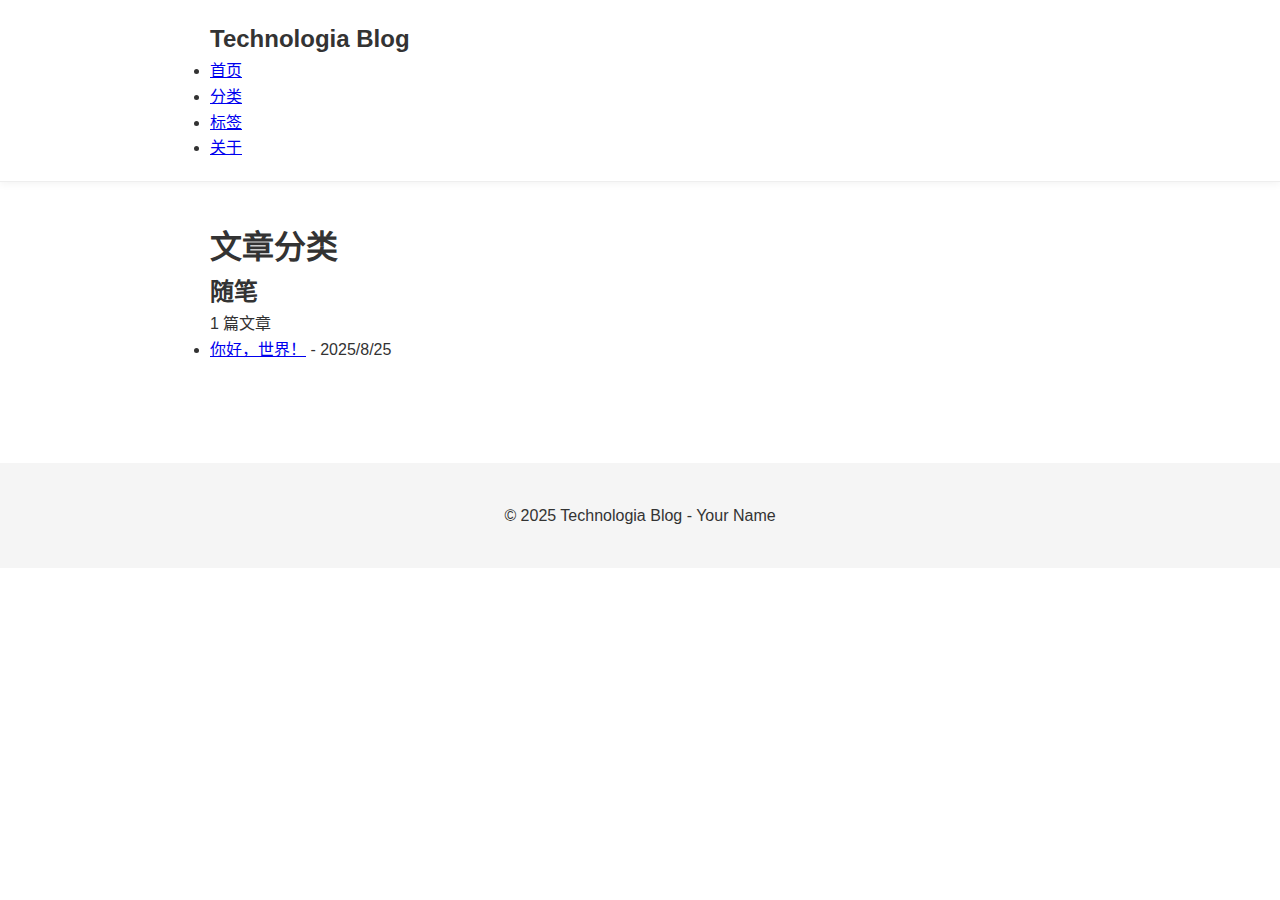
<file: categories/index.html>
<!DOCTYPE html>
<html lang="zh-CN">
<head>
  <meta charset="UTF-8">
  <meta name="viewport" content="width=device-width, initial-scale=1.0">
  <title>分类 | A personal blog powered by custom Hexo Butterfly clone</title>
  <link rel="stylesheet" href="/css/minimal-style.css">
  <link rel="icon" href="https://videos.openai.com/vg-assets/assets%2Ftask_01k3gax61aec19ncedhck7etz6%2F1756116282_img_1.webp?st=2025-08-25T16%3A31%3A07Z&se=2025-08-31T17%3A31%3A07Z&sks=b&skt=2025-08-25T16%3A31%3A07Z&ske=2025-08-31T17%3A31%3A07Z&sktid=a48cca56-e6da-484e-a814-9c849652bcb3&skoid=3d249c53-07fa-4ba4-9b65-0bf8eb4ea46a&skv=2019-02-02&sv=2018-11-09&sr=b&sp=r&spr=https%2Chttp&sig=JZecvRvcgYYIPIK11t79Pa4H3ciDr7U2hXqfVfkvL8k%3D&az=oaivgprodscus" type="image/x-icon">
</head>
<body>
  <!-- Header -->
  <header class="header">
    <div class="container">
      <div class="header-inner">
        <a href="/" class="logo">Technologia Blog</a>
        <nav class="nav">
          <ul class="menu">
            <li class="menu-item"><a href="/">首页</a></li>
            <li class="menu-item"><a href="/categories">分类</a></li>
            <li class="menu-item"><a href="/tags">标签</a></li>
            <li class="menu-item"><a href="/about">关于</a></li>
          </ul>
        </nav>
      </div>
    </div>
  </header>

  <!-- Main Content -->
  <main class="main">
    <div class="container">
      <div class="content">
        
  <div class="categories-page">
    <h1>文章分类</h1>
    <div class="categories-list">
      
    <div id="%E9%9A%8F%E7%AC%94" class="category-item">
      <h2 class="category-name">随笔</h2>
      <span class="category-count">1 篇文章</span>
      <ul class="category-posts">
        
        <li><a href="/posts/hello-world">你好，世界！</a> - 2025/8/25</li>
      </ul>
    </div>
    </div>
  </div>
      </div>
    </div>
  </main>

  <!-- Footer -->
  <footer class="footer">
    <div class="container">
      <div class="footer-content">
        <p class="footer-copyright">© 2025 Technologia Blog - Your Name</p>
      </div>
    </div>
  </footer>
</body>
</html>
</file>
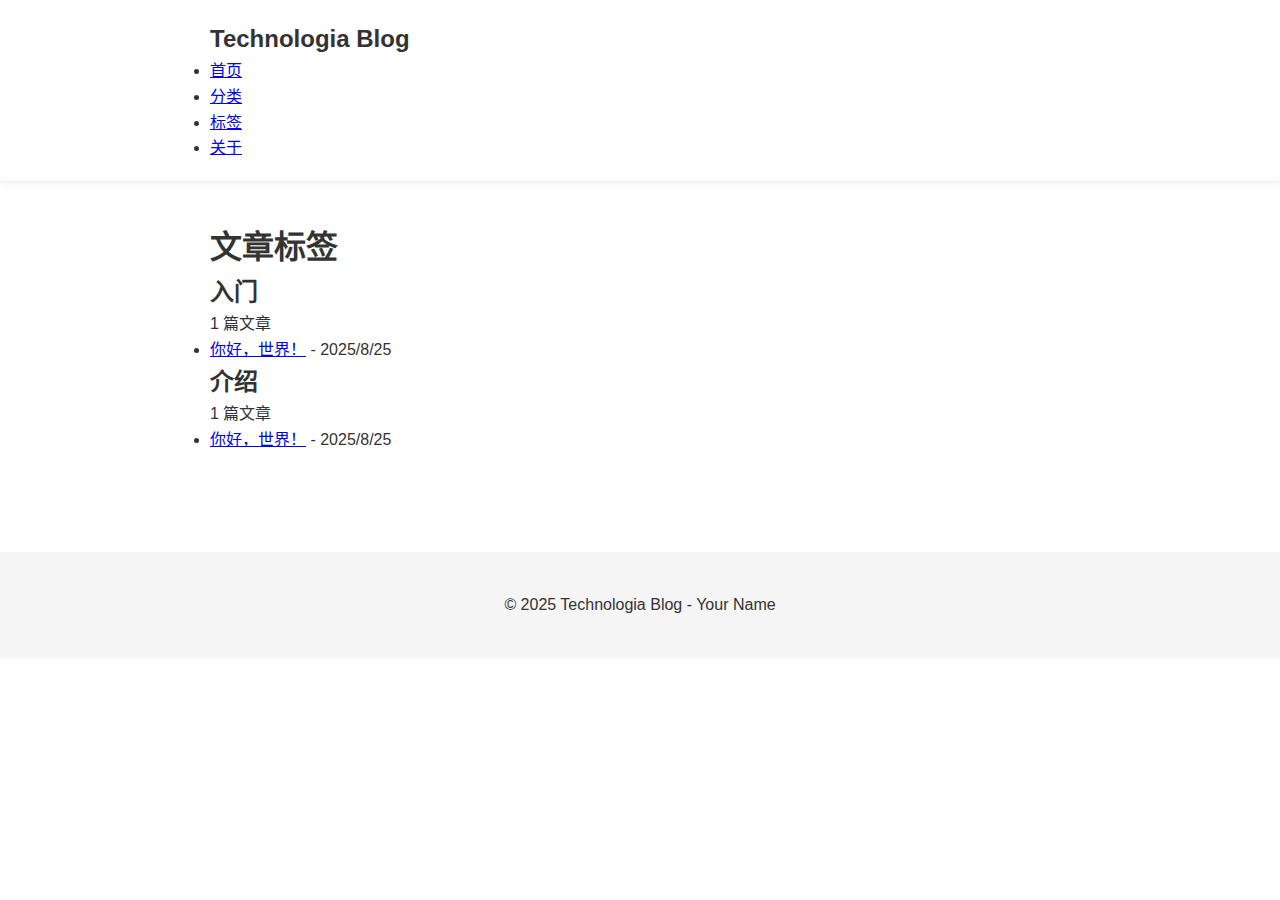
<file: tags/index.html>
<!DOCTYPE html>
<html lang="zh-CN">
<head>
  <meta charset="UTF-8">
  <meta name="viewport" content="width=device-width, initial-scale=1.0">
  <title>标签 | 这是我的个人博客</title>
  <link rel="stylesheet" href="/css/minimal-style.css">
  <link rel="icon" href="https://videos.openai.com/vg-assets/assets%2Ftask_01k3gax61aec19ncedhck7etz6%2F1756116282_img_1.webp?st=2025-08-25T16%3A31%3A07Z&se=2025-08-31T17%3A31%3A07Z&sks=b&skt=2025-08-25T16%3A31%3A07Z&ske=2025-08-31T17%3A31%3A07Z&sktid=a48cca56-e6da-484e-a814-9c849652bcb3&skoid=3d249c53-07fa-4ba4-9b65-0bf8eb4ea46a&skv=2019-02-02&sv=2018-11-09&sr=b&sp=r&spr=https%2Chttp&sig=JZecvRvcgYYIPIK11t79Pa4H3ciDr7U2hXqfVfkvL8k%3D&az=oaivgprodscus" type="image/x-icon">
</head>
<body>
  <!-- Header -->
  <header class="header">
    <div class="container">
      <div class="header-inner">
        <a href="/" class="logo">Technologia Blog</a>
        <nav class="nav">
          <ul class="menu">
            <li class="menu-item"><a href="/">首页</a></li>
            <li class="menu-item"><a href="/categories">分类</a></li>
            <li class="menu-item"><a href="/tags">标签</a></li>
            <li class="menu-item"><a href="/about">关于</a></li>
          </ul>
        </nav>
      </div>
    </div>
  </header>

  <!-- Main Content -->
  <main class="main">
    <div class="container">
      <div class="content">
        
  <div class="tags-page">
    <h1>文章标签</h1>
    <div class="tags-list">
      
    <div id="%E5%85%A5%E9%97%A8" class="tag-item">
      <h2 class="tag-name">入门</h2>
      <span class="tag-count">1 篇文章</span>
      <ul class="tag-posts">
        
        <li><a href="/posts/hello-world">你好，世界！</a> - 2025/8/25</li>
      </ul>
    </div>
    <div id="%E4%BB%8B%E7%BB%8D" class="tag-item">
      <h2 class="tag-name">介绍</h2>
      <span class="tag-count">1 篇文章</span>
      <ul class="tag-posts">
        
        <li><a href="/posts/hello-world">你好，世界！</a> - 2025/8/25</li>
      </ul>
    </div>
    </div>
  </div>
      </div>
    </div>
  </main>

  <!-- Footer -->
  <footer class="footer">
    <div class="container">
      <div class="footer-content">
        <p class="footer-copyright">© 2025 Technologia Blog - Your Name</p>
      </div>
    </div>
  </footer>
</body>
</html>
</file>
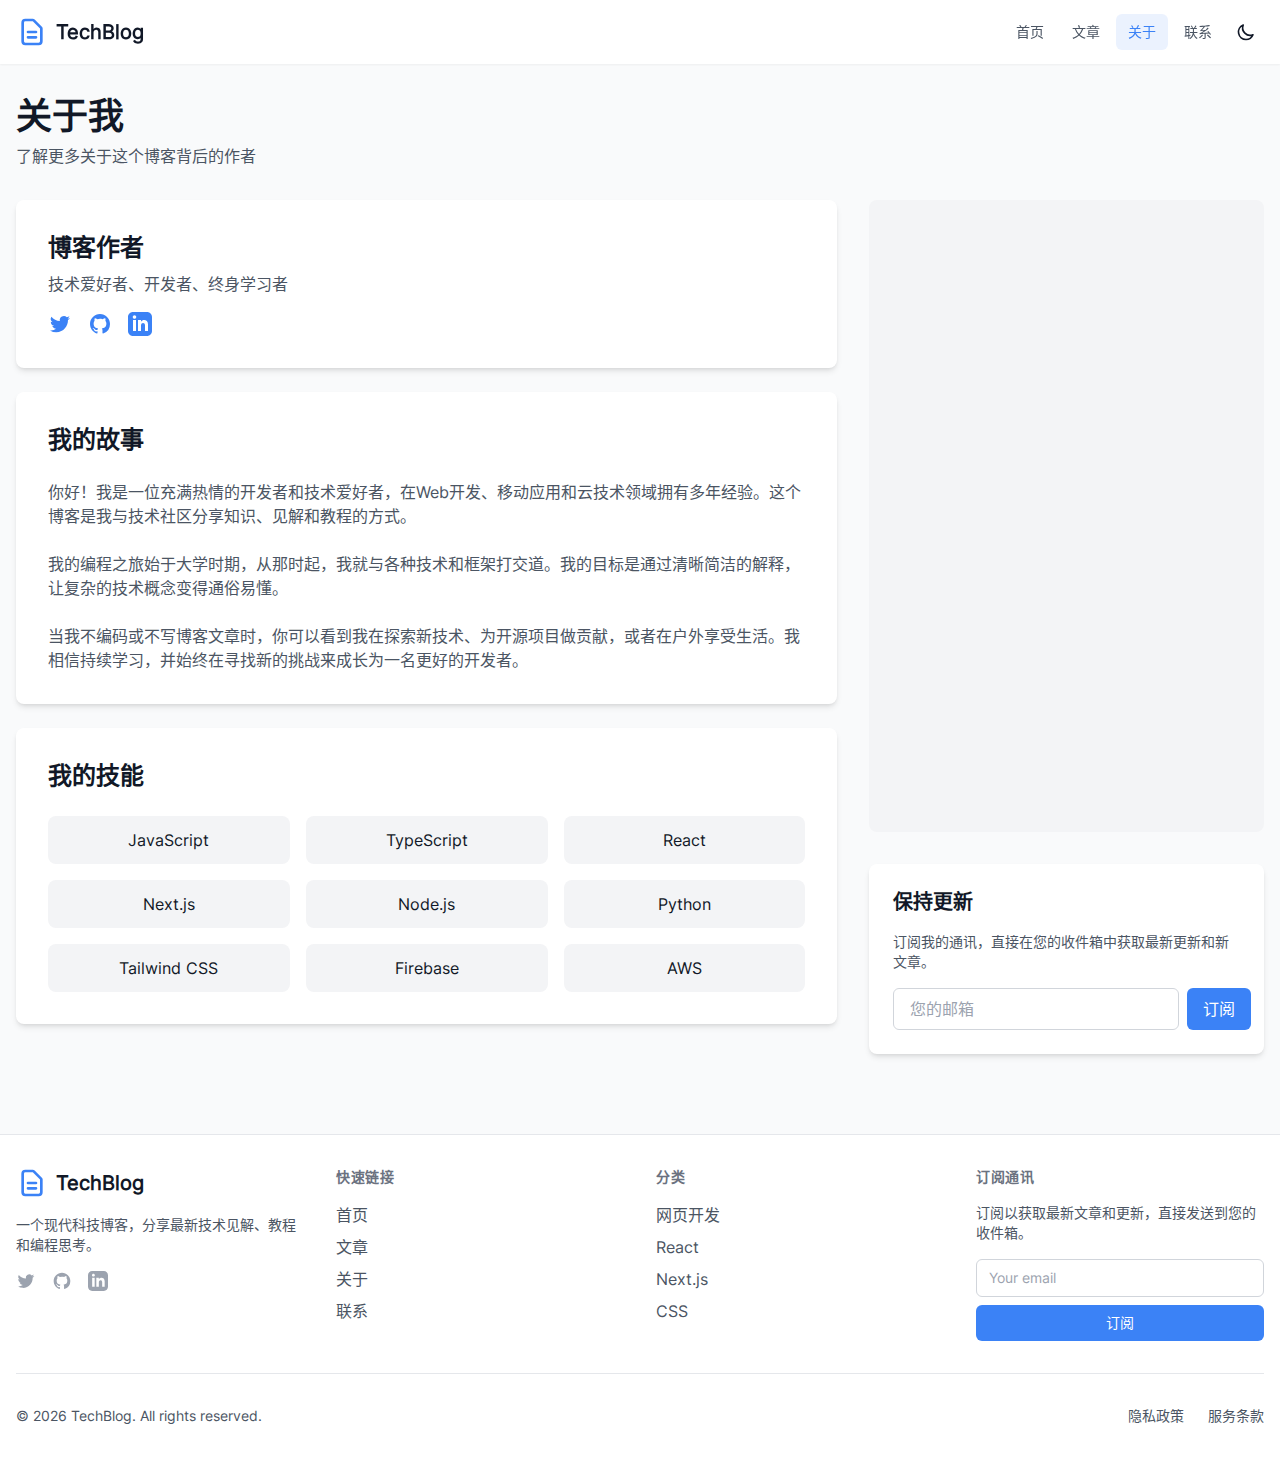
<file: about.html>
<!DOCTYPE html><html lang="zh-CN" class="scroll-smooth"><head><meta charSet="utf-8"/><meta name="viewport" content="width=device-width, initial-scale=1"/><link rel="stylesheet" href="/_next/static/css/1c1fccc2d4b3e728.css" crossorigin="" data-precedence="next"/><link rel="preload" as="script" fetchPriority="low" href="/_next/static/chunks/webpack-d5b94a6f29c39f4d.js" crossorigin=""/><script src="/_next/static/chunks/fd9d1056-8f78d26414ffa56c.js" async="" crossorigin=""></script><script src="/_next/static/chunks/69-4858a53aa4c02367.js" async="" crossorigin=""></script><script src="/_next/static/chunks/main-app-8d4ed7a0b6533b8b.js" async="" crossorigin=""></script><script src="/_next/static/chunks/app/about/page-e1398fc6f15b31c7.js" async=""></script><script src="/_next/static/chunks/792-8ec8a990697810ee.js" async=""></script><script src="/_next/static/chunks/798-af4e44c010f40c67.js" async=""></script><script src="/_next/static/chunks/app/layout-0d193f9e0dc6d331.js" async=""></script><link rel="preload" href="https://pagead2.googlesyndication.com/pagead/js/adsbygoogle.js?client=ca-pub-1234567890123456" as="script"/><meta name="google-site-verification" content="example_verification_code_1234567890abcdef"/><meta name="google-site-verification" content="example_verification_code_1234567890abcdef"/><meta name="robots" content="index,follow"/><meta name="googlebot" content="index,follow"/><meta name="googlebot-news" content="index,follow"/><meta name="bingbot" content="index,follow"/><title>我的个人博客 - 技术见解和教程分享</title><meta name="description" content="一个专注于分享最新技术见解、编程教程和开发者经验的现代科技博客"/><meta name="author" content="博客作者"/><meta name="keywords" content="博客,技术,编程,个人,教程,开发,前端,后端"/><meta name="robots" content="index, follow"/><meta property="og:title" content="我的个人博客"/><meta property="og:description" content="一个专注于分享最新技术见解、编程教程和开发者经验的现代科技博客"/><meta property="og:type" content="website"/><meta name="twitter:card" content="summary_large_image"/><meta name="twitter:title" content="我的个人博客"/><meta name="twitter:description" content="一个专注于分享最新技术见解、编程教程和开发者经验的现代科技博客"/><script src="/_next/static/chunks/polyfills-c67a75d1b6f99dc8.js" crossorigin="" noModule=""></script></head><body class="bg-light-background dark:bg-dark-background text-light-text dark:text-dark-text min-h-screen flex flex-col"><nav class="bg-white dark:bg-dark-card shadow-sm sticky top-0 z-50 transition-all duration-300"><div class="container mx-auto px-4"><div class="flex justify-between items-center h-16"><div class="flex items-center"><a class="flex items-center space-x-2" href="/"><svg class="h-8 w-8 text-primary" fill="none" stroke="currentColor" viewBox="0 0 24 24"><path stroke-linecap="round" stroke-linejoin="round" stroke-width="2" d="M9 12h6m-6 4h6m2 5H7a2 2 0 01-2-2V5a2 2 0 012-2h5.586a1 1 0 01.707.293l5.414 5.414a1 1 0 01.293.707V19a2 2 0 01-2 2z"></path></svg><span class="text-xl font-bold">TechBlog</span></a></div><div class="hidden md:flex items-center space-x-1"><a class="px-3 py-2 rounded-md text-sm font-medium transition-colors duration-200 text-gray-600 dark:text-gray-300 hover:bg-gray-100 dark:hover:bg-dark-card
                " href="/">首页</a><a class="px-3 py-2 rounded-md text-sm font-medium transition-colors duration-200 text-gray-600 dark:text-gray-300 hover:bg-gray-100 dark:hover:bg-dark-card
                " href="/posts">文章</a><a class="px-3 py-2 rounded-md text-sm font-medium transition-colors duration-200 text-primary bg-primary/10 dark:bg-primary/20
                " href="/about">关于</a><a class="px-3 py-2 rounded-md text-sm font-medium transition-colors duration-200 text-gray-600 dark:text-gray-300 hover:bg-gray-100 dark:hover:bg-dark-card
                " href="/contact">联系</a><button class="p-2 rounded-full hover:bg-gray-100 dark:hover:bg-dark-card transition-colors" aria-label="Switch to dark mode"><svg class="h-5 w-5" fill="none" stroke="currentColor" viewBox="0 0 24 24"><path stroke-linecap="round" stroke-linejoin="round" stroke-width="2" d="M20.354 15.354A9 9 0 018.646 3.646 9.003 9.003 0 0012 21a9.003 9.003 0 008.354-5.646z"></path></svg></button></div><div class="flex md:hidden items-center space-x-2"><button class="p-2 rounded-full hover:bg-gray-100 dark:hover:bg-dark-card transition-colors" aria-label="Switch to dark mode"><svg class="h-5 w-5" fill="none" stroke="currentColor" viewBox="0 0 24 24"><path stroke-linecap="round" stroke-linejoin="round" stroke-width="2" d="M20.354 15.354A9 9 0 018.646 3.646 9.003 9.003 0 0012 21a9.003 9.003 0 008.354-5.646z"></path></svg></button><button class="p-2 rounded-md text-gray-600 dark:text-gray-300 hover:bg-gray-100 dark:hover:bg-dark-card focus:outline-none"><svg class="h-6 w-6" fill="none" stroke="currentColor" viewBox="0 0 24 24"><path stroke-linecap="round" stroke-linejoin="round" stroke-width="2" d="M4 6h16M4 12h16M4 18h16"></path></svg></button></div></div></div></nav><main class="flex-1 container mx-auto px-4 py-8 max-w-7xl"><div class="space-y-8"><header><h1 class="text-3xl md:text-4xl font-bold mb-2">关于我</h1><p class="text-gray-600 dark:text-gray-300">了解更多关于这个博客背后的作者</p></header><div class="grid grid-cols-1 lg:grid-cols-3 gap-8"><div class="lg:col-span-2 space-y-6"><div class="card p-8"><div class="flex flex-col md:flex-row md:items-center md:space-x-6 space-y-6 md:space-y-0"><div class="text-center md:text-left"><h2 class="text-2xl font-bold mb-2">博客作者</h2><p class="text-gray-600 dark:text-gray-300 mb-4">技术爱好者、开发者、终身学习者</p><div class="flex justify-center md:justify-start space-x-4"><a href="#" class="text-primary hover:text-primary/80"><span class="sr-only">Twitter</span><svg class="h-6 w-6" fill="currentColor" viewBox="0 0 24 24"><path d="M8.29 20.251c7.547 0 11.675-6.253 11.675-11.675 0-.178 0-.355-.012-.53A8.348 8.348 0 0022 5.92a8.19 8.19 0 01-2.357.646 4.118 4.118 0 001.804-2.27 8.224 8.224 0 01-2.605.996 4.107 4.107 0 00-6.993 3.743 11.65 11.65 0 01-8.457-4.287 4.106 4.106 0 001.27 5.477A4.072 4.072 0 012.8 9.713v.052a4.105 4.105 0 003.292 4.022 4.095 4.095 0 01-1.853.07 4.108 4.108 0 003.834 2.85A8.233 8.233 0 012 18.407a11.616 11.616 0 006.29 1.84"></path></svg></a><a href="#" class="text-primary hover:text-primary/80"><span class="sr-only">GitHub</span><svg class="h-6 w-6" fill="currentColor" viewBox="0 0 24 24"><path fill-rule="evenodd" d="M12 2C6.477 2 2 6.484 2 12.017c0 4.425 2.865 8.18 6.839 9.504.5.092.682-.217.682-.483 0-.237-.008-.868-.013-1.703-2.782.605-3.369-1.343-3.369-1.343-.454-1.158-1.11-1.466-1.11-1.466-.908-.62.069-.608.069-.608 1.003.07 1.531 1.032 1.531 1.032.892 1.53 2.341 1.088 2.91.832.092-.647.35-1.088.636-1.338-2.22-.253-4.555-1.113-4.555-4.951 0-1.093.39-1.988 1.029-2.688-.103-.253-.446-1.272.098-2.65 0 0 .84-.27 2.75 1.026A9.564 9.564 0 0112 6.844c.85.004 1.705.115 2.504.337 1.909-1.296 2.747-1.027 2.747-1.027.546 1.379.202 2.398.1 2.651.64.7 1.028 1.595 1.028 2.688 0 3.848-2.339 4.695-4.566 4.943.359.309.678.92.678 1.855 0 1.338-.012 2.419-.012 2.747 0 .268.18.58.688.482A10.019 10.019 0 0022 12.017C22 6.484 17.522 2 12 2z" clip-rule="evenodd"></path></svg></a><a href="#" class="text-primary hover:text-primary/80"><span class="sr-only">LinkedIn</span><svg class="h-6 w-6" fill="currentColor" viewBox="0 0 24 24"><path d="M19 0h-14c-2.761 0-5 2.239-5 5v14c0 2.761 2.239 5 5 5h14c2.762 0 5-2.239 5-5v-14c0-2.761-2.238-5-5-5zm-11 19h-3v-11h3v11zm-1.5-12.268c-.966 0-1.75-.79-1.75-1.764s.784-1.764 1.75-1.764 1.75.79 1.75 1.764-.783 1.764-1.75 1.764zm13.5 12.268h-3v-5.604c0-3.368-4-3.113-4 0v5.604h-3v-11h3v1.765c1.396-2.586 7-2.777 7 2.476v6.759z"></path></svg></a></div></div></div></div><div class="card p-8 space-y-6"><h2 class="text-2xl font-bold">我的故事</h2><p class="text-gray-600 dark:text-gray-300">你好！我是一位充满热情的开发者和技术爱好者，在Web开发、移动应用和云技术领域拥有多年经验。这个博客是我与技术社区分享知识、见解和教程的方式。</p><p class="text-gray-600 dark:text-gray-300">我的编程之旅始于大学时期，从那时起，我就与各种技术和框架打交道。我的目标是通过清晰简洁的解释，让复杂的技术概念变得通俗易懂。</p><p class="text-gray-600 dark:text-gray-300">当我不编码或不写博客文章时，你可以看到我在探索新技术、为开源项目做贡献，或者在户外享受生活。我相信持续学习，并始终在寻找新的挑战来成长为一名更好的开发者。</p></div><div class="card p-8 space-y-6"><h2 class="text-2xl font-bold">我的技能</h2><div class="grid grid-cols-2 md:grid-cols-3 gap-4"><div class="px-4 py-3 bg-gray-100 dark:bg-dark-card rounded-lg text-center">JavaScript</div><div class="px-4 py-3 bg-gray-100 dark:bg-dark-card rounded-lg text-center">TypeScript</div><div class="px-4 py-3 bg-gray-100 dark:bg-dark-card rounded-lg text-center">React</div><div class="px-4 py-3 bg-gray-100 dark:bg-dark-card rounded-lg text-center">Next.js</div><div class="px-4 py-3 bg-gray-100 dark:bg-dark-card rounded-lg text-center">Node.js</div><div class="px-4 py-3 bg-gray-100 dark:bg-dark-card rounded-lg text-center">Python</div><div class="px-4 py-3 bg-gray-100 dark:bg-dark-card rounded-lg text-center">Tailwind CSS</div><div class="px-4 py-3 bg-gray-100 dark:bg-dark-card rounded-lg text-center">Firebase</div><div class="px-4 py-3 bg-gray-100 dark:bg-dark-card rounded-lg text-center">AWS</div></div></div></div><aside class="space-y-8"><div class="
        rounded-lg overflow-hidden bg-gray-100 dark:bg-gray-800 p-4
        max-w-full
      " style="min-height:600px;display:flex;flex-direction:column;align-items:center;justify-content:center"><div class="w-full"><ins class="adsbygoogle" style="display:block;width:100%;min-height:600px" data-ad-client="ca-pub-1234567890123456" data-ad-slot="1234567890" data-ad-format="fluid" data-full-width-responsive="true"></ins><script>(adsbygoogle = window.adsbygoogle || []).push({});</script></div></div><div class="card p-6 space-y-4"><h3 class="text-xl font-bold">保持更新</h3><p class="text-sm text-gray-600 dark:text-gray-400">订阅我的通讯，直接在您的收件箱中获取最新更新和新文章。</p><div class="flex space-x-2"><input type="email" placeholder="您的邮箱" class="flex-1 px-4 py-2 border border-gray-300 dark:border-gray-600 rounded-md bg-white dark:bg-dark-card focus:outline-none focus:ring-2 focus:ring-primary"/><button class="btn btn-primary whitespace-nowrap">订阅</button></div></div></aside></div></div></main><footer class="bg-white dark:bg-dark-card border-t dark:border-gray-800 py-8 mt-12"><div class="container mx-auto px-4"><div class="grid grid-cols-1 md:grid-cols-4 gap-8"><div class="md:col-span-1"><div class="flex items-center space-x-2 mb-4"><svg class="h-8 w-8 text-primary" fill="none" stroke="currentColor" viewBox="0 0 24 24"><path stroke-linecap="round" stroke-linejoin="round" stroke-width="2" d="M9 12h6m-6 4h6m2 5H7a2 2 0 01-2-2V5a2 2 0 012-2h5.586a1 1 0 01.707.293l5.414 5.414a1 1 0 01.293.707V19a2 2 0 01-2 2z"></path></svg><span class="text-xl font-bold">TechBlog</span></div><p class="text-sm text-gray-600 dark:text-gray-400 mb-4">一个现代科技博客，分享最新技术见解、教程和编程思考。</p><div class="flex space-x-4"><a href="#" class="text-gray-400 hover:text-primary transition-colors"><span class="sr-only">Twitter</span><svg class="h-5 w-5" fill="currentColor" viewBox="0 0 24 24"><path d="M8.29 20.251c7.547 0 11.675-6.253 11.675-11.675 0-.178 0-.355-.012-.53A8.348 8.348 0 0022 5.92a8.19 8.19 0 01-2.357.646 4.118 4.118 0 001.804-2.27 8.224 8.224 0 01-2.605.996 4.107 4.107 0 00-6.993 3.743 11.65 11.65 0 01-8.457-4.287 4.106 4.106 0 001.27 5.477A4.072 4.072 0 012.8 9.713v.052a4.105 4.105 0 003.292 4.022 4.095 4.095 0 01-1.853.07 4.108 4.108 0 003.834 2.85A8.233 8.233 0 012 18.407a11.616 11.616 0 006.29 1.84"></path></svg></a><a href="#" class="text-gray-400 hover:text-primary transition-colors"><span class="sr-only">GitHub</span><svg class="h-5 w-5" fill="currentColor" viewBox="0 0 24 24"><path fill-rule="evenodd" d="M12 2C6.477 2 2 6.484 2 12.017c0 4.425 2.865 8.18 6.839 9.504.5.092.682-.217.682-.483 0-.237-.008-.868-.013-1.703-2.782.605-3.369-1.343-3.369-1.343-.454-1.158-1.11-1.466-1.11-1.466-.908-.62.069-.608.069-.608 1.003.07 1.531 1.032 1.531 1.032.892 1.53 2.341 1.088 2.91.832.092-.647.35-1.088.636-1.338-2.22-.253-4.555-1.113-4.555-4.951 0-1.093.39-1.988 1.029-2.688-.103-.253-.446-1.272.098-2.65 0 0 .84-.27 2.75 1.026A9.564 9.564 0 0112 6.844c.85.004 1.705.115 2.504.337 1.909-1.296 2.747-1.027 2.747-1.027.546 1.379.202 2.398.1 2.651.64.7 1.028 1.595 1.028 2.688 0 3.848-2.339 4.695-4.566 4.943.359.309.678.92.678 1.855 0 1.338-.012 2.419-.012 2.747 0 .268.18.58.688.482A10.019 10.019 0 0022 12.017C22 6.484 17.522 2 12 2z" clip-rule="evenodd"></path></svg></a><a href="#" class="text-gray-400 hover:text-primary transition-colors"><span class="sr-only">LinkedIn</span><svg class="h-5 w-5" fill="currentColor" viewBox="0 0 24 24"><path d="M19 0h-14c-2.761 0-5 2.239-5 5v14c0 2.761 2.239 5 5 5h14c2.762 0 5-2.239 5-5v-14c0-2.761-2.238-5-5-5zm-11 19h-3v-11h3v11zm-1.5-12.268c-.966 0-1.75-.79-1.75-1.764s.784-1.764 1.75-1.764 1.75.79 1.75 1.764-.783 1.764-1.75 1.764zm13.5 12.268h-3v-5.604c0-3.368-4-3.113-4 0v5.604h-3v-11h3v1.765c1.396-2.586 7-2.777 7 2.476v6.759z"></path></svg></a></div></div><div><h3 class="text-sm font-semibold text-gray-500 dark:text-gray-400 uppercase tracking-wider mb-4">快速链接</h3><ul class="space-y-2"><li><a class="text-gray-600 dark:text-gray-300 hover:text-primary transition-colors" href="/">首页</a></li><li><a class="text-gray-600 dark:text-gray-300 hover:text-primary transition-colors" href="/posts">文章</a></li><li><a class="text-gray-600 dark:text-gray-300 hover:text-primary transition-colors" href="/about">关于</a></li><li><a class="text-gray-600 dark:text-gray-300 hover:text-primary transition-colors" href="/contact">联系</a></li></ul></div><div><h3 class="text-sm font-semibold text-gray-500 dark:text-gray-400 uppercase tracking-wider mb-4">分类</h3><ul class="space-y-2"><li><a href="#" class="text-gray-600 dark:text-gray-300 hover:text-primary transition-colors">网页开发</a></li><li><a href="#" class="text-gray-600 dark:text-gray-300 hover:text-primary transition-colors">React</a></li><li><a href="#" class="text-gray-600 dark:text-gray-300 hover:text-primary transition-colors">Next.js</a></li><li><a href="#" class="text-gray-600 dark:text-gray-300 hover:text-primary transition-colors">CSS</a></li></ul></div><div><h3 class="text-sm font-semibold text-gray-500 dark:text-gray-400 uppercase tracking-wider mb-4">订阅通讯</h3><p class="text-sm text-gray-600 dark:text-gray-400 mb-4">订阅以获取最新文章和更新，直接发送到您的收件箱。</p><form class="space-y-2"><input type="email" placeholder="Your email" class="w-full px-3 py-2 text-sm border border-gray-300 dark:border-gray-600 rounded-md bg-white dark:bg-dark-card focus:outline-none focus:ring-2 focus:ring-primary"/><button type="submit" class="w-full px-3 py-2 text-sm font-medium text-white bg-primary rounded-md hover:bg-primary/90 transition-colors">订阅</button></form></div></div><div class="mt-8 pt-8 border-t dark:border-gray-800"><div class="flex flex-col md:flex-row justify-between items-center"><p class="text-sm text-gray-600 dark:text-gray-400">© <!-- -->2025<!-- --> TechBlog. All rights reserved.</p><div class="flex space-x-6 mt-4 md:mt-0"><a class="text-sm text-gray-600 dark:text-gray-400 hover:text-primary transition-colors" href="/privacy">隐私政策</a><a class="text-sm text-gray-600 dark:text-gray-400 hover:text-primary transition-colors" href="/terms">服务条款</a></div></div></div></div></footer><script src="/_next/static/chunks/webpack-d5b94a6f29c39f4d.js" crossorigin="" async=""></script><script>(self.__next_f=self.__next_f||[]).push([0]);self.__next_f.push([2,null])</script><script>self.__next_f.push([1,"1:HL[\"/_next/static/css/1c1fccc2d4b3e728.css\",\"style\",{\"crossOrigin\":\"\"}]\n0:\"$L2\"\n"])</script><script>self.__next_f.push([1,"3:I[7690,[],\"\"]\n5:I[7831,[],\"\"]\n6:I[865,[\"301\",\"static/chunks/app/about/page-e1398fc6f15b31c7.js\"],\"\"]\n7:I[5613,[],\"\"]\n8:I[1778,[],\"\"]\n9:I[5935,[\"792\",\"static/chunks/792-8ec8a990697810ee.js\",\"798\",\"static/chunks/798-af4e44c010f40c67.js\",\"185\",\"static/chunks/app/layout-0d193f9e0dc6d331.js\"],\"\"]\na:I[2344,[\"792\",\"static/chunks/792-8ec8a990697810ee.js\",\"798\",\"static/chunks/798-af4e44c010f40c67.js\",\"185\",\"static/chunks/app/layout-0d193f9e0dc6d331.js\"],\"ThemeProvider\"]\nb:I[4002,[\"792\",\"static/chunks/792-8ec8a9906"])</script><script>self.__next_f.push([1,"97810ee.js\",\"798\",\"static/chunks/798-af4e44c010f40c67.js\",\"185\",\"static/chunks/app/layout-0d193f9e0dc6d331.js\"],\"\"]\nc:I[6112,[\"792\",\"static/chunks/792-8ec8a990697810ee.js\",\"798\",\"static/chunks/798-af4e44c010f40c67.js\",\"185\",\"static/chunks/app/layout-0d193f9e0dc6d331.js\"],\"\"]\ne:I[8955,[],\"\"]\nf:[]\n"])</script><script>self.__next_f.push([1,"2:[[[\"$\",\"link\",\"0\",{\"rel\":\"stylesheet\",\"href\":\"/_next/static/css/1c1fccc2d4b3e728.css\",\"precedence\":\"next\",\"crossOrigin\":\"\"}]],[\"$\",\"$L3\",null,{\"buildId\":\"zl04JpYsGyu_dWkQeWdBj\",\"assetPrefix\":\"\",\"initialCanonicalUrl\":\"/about\",\"initialTree\":[\"\",{\"children\":[\"about\",{\"children\":[\"__PAGE__\",{}]}]},\"$undefined\",\"$undefined\",true],\"initialSeedData\":[\"\",{\"children\":[\"about\",{\"children\":[\"__PAGE__\",{},[\"$L4\",[\"$\",\"$L5\",null,{\"propsForComponent\":{\"params\":{}},\"Component\":\"$6\",\"isStaticGeneration\":true}],null]]},[\"$\",\"$L7\",null,{\"parallelRouterKey\":\"children\",\"segmentPath\":[\"children\",\"about\",\"children\"],\"loading\":\"$undefined\",\"loadingStyles\":\"$undefined\",\"loadingScripts\":\"$undefined\",\"hasLoading\":false,\"error\":\"$undefined\",\"errorStyles\":\"$undefined\",\"errorScripts\":\"$undefined\",\"template\":[\"$\",\"$L8\",null,{}],\"templateStyles\":\"$undefined\",\"templateScripts\":\"$undefined\",\"notFound\":\"$undefined\",\"notFoundStyles\":\"$undefined\",\"styles\":null}]]},[null,[\"$\",\"html\",null,{\"lang\":\"zh-CN\",\"className\":\"scroll-smooth\",\"children\":[[\"$\",\"head\",null,{\"children\":[[\"$\",\"meta\",null,{\"name\":\"google-site-verification\",\"content\":\"example_verification_code_1234567890abcdef\"}],[\"$\",\"meta\",null,{\"name\":\"google-site-verification\",\"content\":\"example_verification_code_1234567890abcdef\"}],[\"$\",\"meta\",null,{\"name\":\"robots\",\"content\":\"index,follow\"}],[\"$\",\"meta\",null,{\"name\":\"googlebot\",\"content\":\"index,follow\"}],[\"$\",\"meta\",null,{\"name\":\"googlebot-news\",\"content\":\"index,follow\"}],[\"$\",\"meta\",null,{\"name\":\"bingbot\",\"content\":\"index,follow\"}],[\"$\",\"$L9\",null,{\"async\":true,\"src\":\"https://pagead2.googlesyndication.com/pagead/js/adsbygoogle.js?client=ca-pub-1234567890123456\",\"strategy\":\"afterInteractive\",\"crossOrigin\":\"anonymous\"}]]}],[\"$\",\"body\",null,{\"className\":\"bg-light-background dark:bg-dark-background text-light-text dark:text-dark-text min-h-screen flex flex-col\",\"children\":[\"$\",\"$La\",null,{\"children\":[[\"$\",\"$Lb\",null,{}],[\"$\",\"main\",null,{\"className\":\"flex-1 container mx-auto px-4 py-8 max-w-7xl\",\"children\":[\"$\",\"$L7\",null,{\"parallelRouterKey\":\"children\",\"segmentPath\":[\"children\"],\"loading\":\"$undefined\",\"loadingStyles\":\"$undefined\",\"loadingScripts\":\"$undefined\",\"hasLoading\":false,\"error\":\"$undefined\",\"errorStyles\":\"$undefined\",\"errorScripts\":\"$undefined\",\"template\":[\"$\",\"$L8\",null,{}],\"templateStyles\":\"$undefined\",\"templateScripts\":\"$undefined\",\"notFound\":[[\"$\",\"title\",null,{\"children\":\"404: This page could not be found.\"}],[\"$\",\"div\",null,{\"style\":{\"fontFamily\":\"system-ui,\\\"Segoe UI\\\",Roboto,Helvetica,Arial,sans-serif,\\\"Apple Color Emoji\\\",\\\"Segoe UI Emoji\\\"\",\"height\":\"100vh\",\"textAlign\":\"center\",\"display\":\"flex\",\"flexDirection\":\"column\",\"alignItems\":\"center\",\"justifyContent\":\"center\"},\"children\":[\"$\",\"div\",null,{\"children\":[[\"$\",\"style\",null,{\"dangerouslySetInnerHTML\":{\"__html\":\"body{color:#000;background:#fff;margin:0}.next-error-h1{border-right:1px solid rgba(0,0,0,.3)}@media (prefers-color-scheme:dark){body{color:#fff;background:#000}.next-error-h1{border-right:1px solid rgba(255,255,255,.3)}}\"}}],[\"$\",\"h1\",null,{\"className\":\"next-error-h1\",\"style\":{\"display\":\"inline-block\",\"margin\":\"0 20px 0 0\",\"padding\":\"0 23px 0 0\",\"fontSize\":24,\"fontWeight\":500,\"verticalAlign\":\"top\",\"lineHeight\":\"49px\"},\"children\":\"404\"}],[\"$\",\"div\",null,{\"style\":{\"display\":\"inline-block\"},\"children\":[\"$\",\"h2\",null,{\"style\":{\"fontSize\":14,\"fontWeight\":400,\"lineHeight\":\"49px\",\"margin\":0},\"children\":\"This page could not be found.\"}]}]]}]}]],\"notFoundStyles\":[],\"styles\":null}]}],[\"$\",\"$Lc\",null,{}]]}]}]]}],null]],\"initialHead\":[false,\"$Ld\"],\"globalErrorComponent\":\"$e\",\"missingSlots\":\"$Wf\"}]]\n"])</script><script>self.__next_f.push([1,"d:[[\"$\",\"meta\",\"0\",{\"name\":\"viewport\",\"content\":\"width=device-width, initial-scale=1\"}],[\"$\",\"meta\",\"1\",{\"charSet\":\"utf-8\"}],[\"$\",\"title\",\"2\",{\"children\":\"我的个人博客 - 技术见解和教程分享\"}],[\"$\",\"meta\",\"3\",{\"name\":\"description\",\"content\":\"一个专注于分享最新技术见解、编程教程和开发者经验的现代科技博客\"}],[\"$\",\"meta\",\"4\",{\"name\":\"author\",\"content\":\"博客作者\"}],[\"$\",\"meta\",\"5\",{\"name\":\"keywords\",\"content\":\"博客,技术,编程,个人,教程,开发,前端,后端\"}],[\"$\",\"meta\",\"6\",{\"name\":\"robots\",\"content\":\"index, follow\"}],[\"$\",\"meta\",\"7\",{\"property\":\"og:title\",\"content\":\"我的个人博客\"}],[\"$\",\"meta\",\"8\",{\"property\":\"og:description\",\"content\":\"一个专注于分享最新技术见解、编程教程和开发者经验的现代科技博客\"}],[\"$\",\"meta\",\"9\",{\"property\":\"og:type\",\"content\":\"website\"}],[\"$\",\"meta\",\"10\",{\"name\":\"twitter:card\",\"content\":\"summary_large_image\"}],[\"$\",\"meta\",\"11\",{\"name\":\"twitter:title\",\"content\":\"我的个人博客\"}],[\"$\",\"meta\",\"12\",{\"name\":\"twitter:description\",\"content\":\"一个专注于分享最新技术见解、编程教程和开发者经验的现代科技博客\"}]]\n"])</script><script>self.__next_f.push([1,"4:null\n"])</script><script>self.__next_f.push([1,""])</script></body></html>
</file>
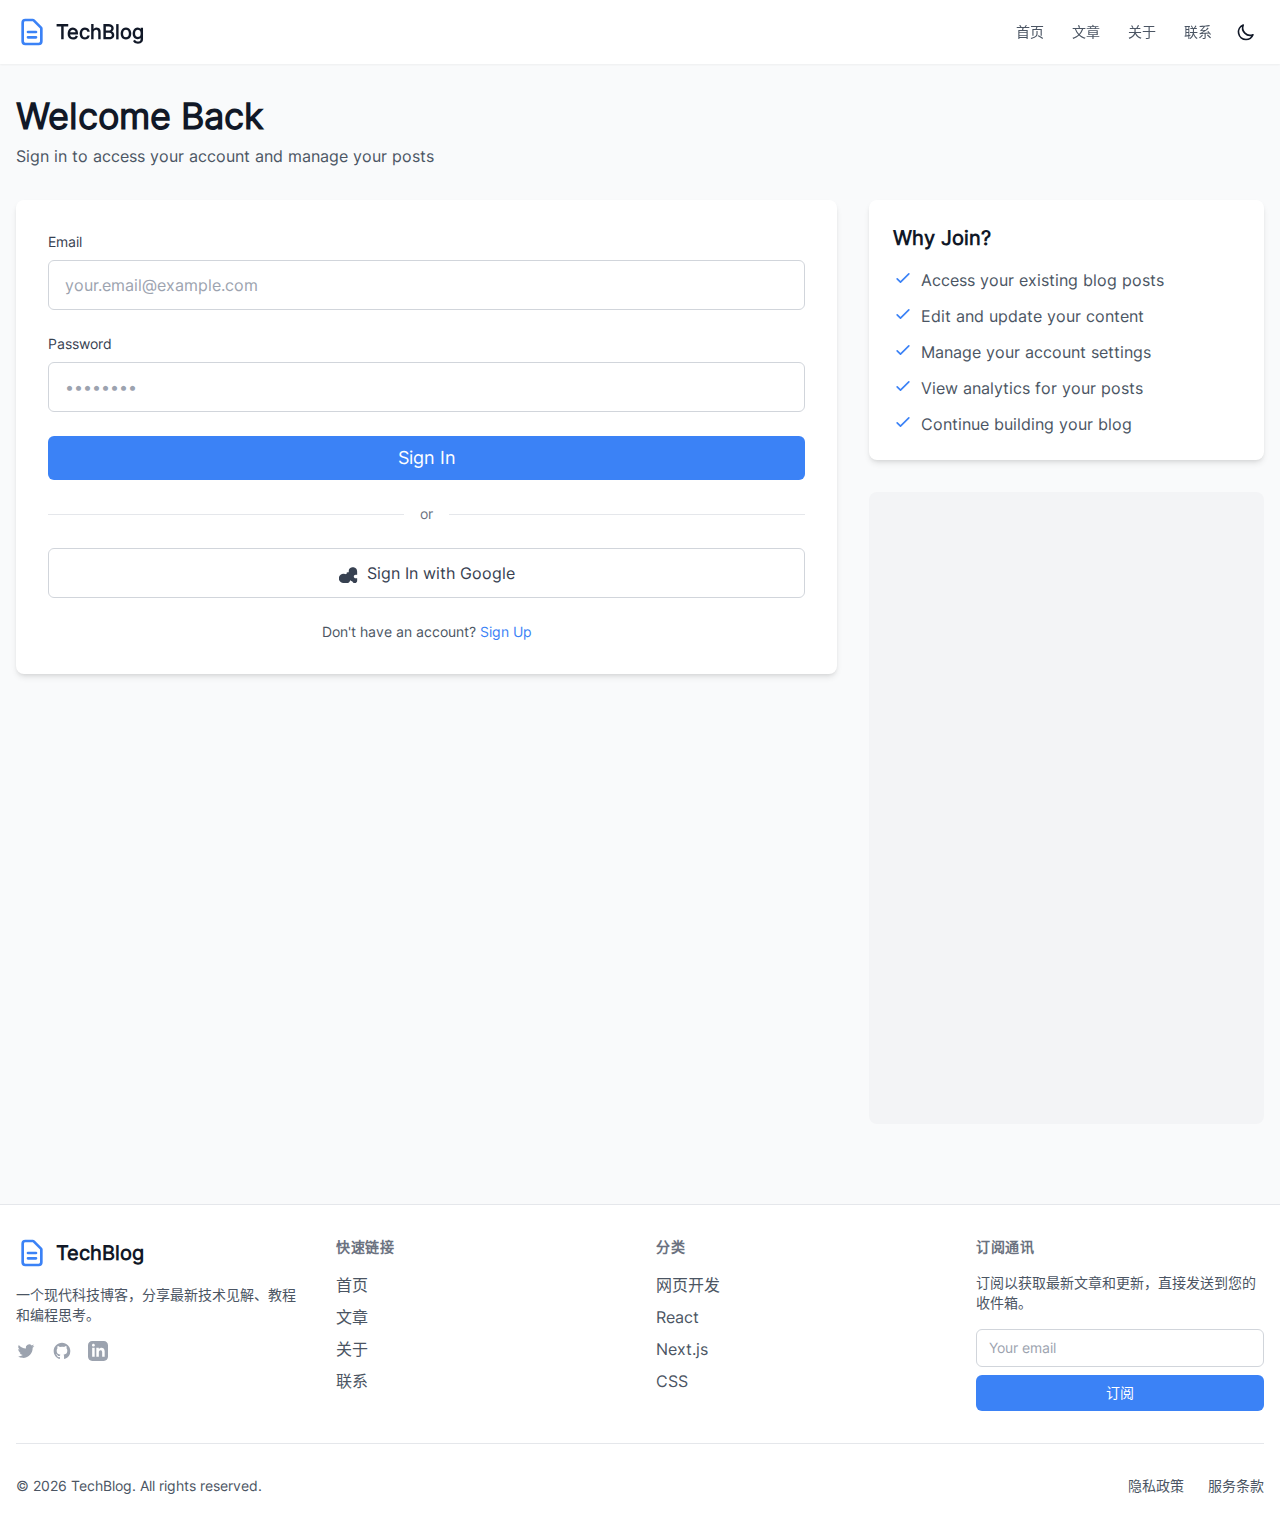
<file: auth.html>
<!DOCTYPE html><html lang="zh-CN" class="scroll-smooth"><head><meta charSet="utf-8"/><meta name="viewport" content="width=device-width, initial-scale=1"/><link rel="stylesheet" href="/_next/static/css/1c1fccc2d4b3e728.css" crossorigin="" data-precedence="next"/><link rel="preload" as="script" fetchPriority="low" href="/_next/static/chunks/webpack-d5b94a6f29c39f4d.js" crossorigin=""/><script src="/_next/static/chunks/fd9d1056-8f78d26414ffa56c.js" async="" crossorigin=""></script><script src="/_next/static/chunks/69-4858a53aa4c02367.js" async="" crossorigin=""></script><script src="/_next/static/chunks/main-app-8d4ed7a0b6533b8b.js" async="" crossorigin=""></script><script src="/_next/static/chunks/fd37fa83-ae40e790049c04ea.js" async=""></script><script src="/_next/static/chunks/bc9e92e6-e06c9d73b8a93512.js" async=""></script><script src="/_next/static/chunks/139-56b26c4bfd5621c6.js" async=""></script><script src="/_next/static/chunks/app/auth/page-e1bba70fc1439aa0.js" async=""></script><script src="/_next/static/chunks/792-8ec8a990697810ee.js" async=""></script><script src="/_next/static/chunks/798-af4e44c010f40c67.js" async=""></script><script src="/_next/static/chunks/app/layout-0d193f9e0dc6d331.js" async=""></script><link rel="preload" href="https://pagead2.googlesyndication.com/pagead/js/adsbygoogle.js?client=ca-pub-1234567890123456" as="script"/><meta name="google-site-verification" content="example_verification_code_1234567890abcdef"/><meta name="google-site-verification" content="example_verification_code_1234567890abcdef"/><meta name="robots" content="index,follow"/><meta name="googlebot" content="index,follow"/><meta name="googlebot-news" content="index,follow"/><meta name="bingbot" content="index,follow"/><title>我的个人博客 - 技术见解和教程分享</title><meta name="description" content="一个专注于分享最新技术见解、编程教程和开发者经验的现代科技博客"/><meta name="author" content="博客作者"/><meta name="keywords" content="博客,技术,编程,个人,教程,开发,前端,后端"/><meta name="robots" content="index, follow"/><meta property="og:title" content="我的个人博客"/><meta property="og:description" content="一个专注于分享最新技术见解、编程教程和开发者经验的现代科技博客"/><meta property="og:type" content="website"/><meta name="twitter:card" content="summary_large_image"/><meta name="twitter:title" content="我的个人博客"/><meta name="twitter:description" content="一个专注于分享最新技术见解、编程教程和开发者经验的现代科技博客"/><script src="/_next/static/chunks/polyfills-c67a75d1b6f99dc8.js" crossorigin="" noModule=""></script></head><body class="bg-light-background dark:bg-dark-background text-light-text dark:text-dark-text min-h-screen flex flex-col"><nav class="bg-white dark:bg-dark-card shadow-sm sticky top-0 z-50 transition-all duration-300"><div class="container mx-auto px-4"><div class="flex justify-between items-center h-16"><div class="flex items-center"><a class="flex items-center space-x-2" href="/"><svg class="h-8 w-8 text-primary" fill="none" stroke="currentColor" viewBox="0 0 24 24"><path stroke-linecap="round" stroke-linejoin="round" stroke-width="2" d="M9 12h6m-6 4h6m2 5H7a2 2 0 01-2-2V5a2 2 0 012-2h5.586a1 1 0 01.707.293l5.414 5.414a1 1 0 01.293.707V19a2 2 0 01-2 2z"></path></svg><span class="text-xl font-bold">TechBlog</span></a></div><div class="hidden md:flex items-center space-x-1"><a class="px-3 py-2 rounded-md text-sm font-medium transition-colors duration-200 text-gray-600 dark:text-gray-300 hover:bg-gray-100 dark:hover:bg-dark-card
                " href="/">首页</a><a class="px-3 py-2 rounded-md text-sm font-medium transition-colors duration-200 text-gray-600 dark:text-gray-300 hover:bg-gray-100 dark:hover:bg-dark-card
                " href="/posts">文章</a><a class="px-3 py-2 rounded-md text-sm font-medium transition-colors duration-200 text-gray-600 dark:text-gray-300 hover:bg-gray-100 dark:hover:bg-dark-card
                " href="/about">关于</a><a class="px-3 py-2 rounded-md text-sm font-medium transition-colors duration-200 text-gray-600 dark:text-gray-300 hover:bg-gray-100 dark:hover:bg-dark-card
                " href="/contact">联系</a><button class="p-2 rounded-full hover:bg-gray-100 dark:hover:bg-dark-card transition-colors" aria-label="Switch to dark mode"><svg class="h-5 w-5" fill="none" stroke="currentColor" viewBox="0 0 24 24"><path stroke-linecap="round" stroke-linejoin="round" stroke-width="2" d="M20.354 15.354A9 9 0 018.646 3.646 9.003 9.003 0 0012 21a9.003 9.003 0 008.354-5.646z"></path></svg></button></div><div class="flex md:hidden items-center space-x-2"><button class="p-2 rounded-full hover:bg-gray-100 dark:hover:bg-dark-card transition-colors" aria-label="Switch to dark mode"><svg class="h-5 w-5" fill="none" stroke="currentColor" viewBox="0 0 24 24"><path stroke-linecap="round" stroke-linejoin="round" stroke-width="2" d="M20.354 15.354A9 9 0 018.646 3.646 9.003 9.003 0 0012 21a9.003 9.003 0 008.354-5.646z"></path></svg></button><button class="p-2 rounded-md text-gray-600 dark:text-gray-300 hover:bg-gray-100 dark:hover:bg-dark-card focus:outline-none"><svg class="h-6 w-6" fill="none" stroke="currentColor" viewBox="0 0 24 24"><path stroke-linecap="round" stroke-linejoin="round" stroke-width="2" d="M4 6h16M4 12h16M4 18h16"></path></svg></button></div></div></div></nav><main class="flex-1 container mx-auto px-4 py-8 max-w-7xl"><div class="space-y-8"><header><h1 class="text-3xl md:text-4xl font-bold mb-2">Welcome Back</h1><p class="text-gray-600 dark:text-gray-300">Sign in to access your account and manage your posts</p></header><div class="grid grid-cols-1 lg:grid-cols-3 gap-8"><div class="lg:col-span-2"><div class="card p-8"><form class="space-y-6"><div><label for="email" class="block text-sm font-medium text-gray-700 dark:text-gray-300 mb-2">Email</label><input type="email" id="email" required="" class="w-full px-4 py-3 border border-gray-300 dark:border-gray-600 rounded-md bg-white dark:bg-dark-card focus:outline-none focus:ring-2 focus:ring-primary" placeholder="your.email@example.com" value=""/></div><div><label for="password" class="block text-sm font-medium text-gray-700 dark:text-gray-300 mb-2">Password</label><input type="password" id="password" required="" class="w-full px-4 py-3 border border-gray-300 dark:border-gray-600 rounded-md bg-white dark:bg-dark-card focus:outline-none focus:ring-2 focus:ring-primary" placeholder="••••••••" value=""/></div><div><button type="submit" class="btn btn-primary text-lg py-3 px-6 w-full">Sign In</button></div></form><div class="my-6 flex items-center justify-center"><div class="flex-1 h-px bg-gray-200 dark:bg-gray-700"></div><span class="px-4 text-sm text-gray-500 dark:text-gray-400">or</span><div class="flex-1 h-px bg-gray-200 dark:bg-gray-700"></div></div><button class="w-full flex items-center justify-center px-4 py-3 border border-gray-300 dark:border-gray-600 rounded-md bg-white dark:bg-dark-card text-gray-700 dark:text-gray-300 hover:bg-gray-50 dark:hover:bg-gray-800 transition-colors"><svg class="h-5 w-5 mr-2" viewBox="0 0 24 24" fill="currentColor"><path d="M12.48 10.92v3.2c0 .73-.37 1.29-.93 1.58l-2.86 1.44c-.82.41-1.73.2-2.24-.59-.51-.79-.33-1.74.4-2.16l1.87-.94v-.01c.01-.71.58-1.29 1.29-1.29h1.68v-2.6c0-2.08 1.56-3.91 4.07-4.31.35-.05.67-.07 1-.07.57 0 1.1.07 1.6.21.5.14.97.35 1.38.63.41.28.75.62 1.02 1.01.27.39.49.85.66 1.35.17.5.28 1.06.32 1.64.03.58.05 1.18.05 1.78v2.18h-1.8c-1.24 0-2.25.98-2.25 2.18 0 1.19.99 2.18 2.25 2.18h1.8v3.07c0 1.61-1.27 2.89-2.89 2.89-1.33 0-2.45-.82-2.83-1.99h-.02c-.01-.01-.01-.02-.02-.03a5.66 5.66 0 01-2.56-1.62A5.54 5.54 0 015.31 24c-3.07 0-5.56-2.51-5.56-5.61 0-3.1 2.48-5.61 5.56-5.61 1.56 0 2.93.61 4 .92l-.03-2.23z"></path></svg>Sign <!-- -->In<!-- --> with Google</button><div class="mt-6 text-center"><p class="text-sm text-gray-600 dark:text-gray-400">Don&#x27;t have an account? <button class="text-primary hover:underline font-medium">Sign Up</button></p></div></div></div><aside class="space-y-8"><div class="card p-6 space-y-4"><h3 class="text-xl font-bold">Why Join?</h3><ul class="space-y-3"><li class="flex items-start"><svg class="h-5 w-5 text-primary mr-2 flex-shrink-0" fill="none" stroke="currentColor" viewBox="0 0 24 24"><path stroke-linecap="round" stroke-linejoin="round" stroke-width="2" d="M5 13l4 4L19 7"></path></svg><span class="text-gray-600 dark:text-gray-300">Access your existing blog posts</span></li><li class="flex items-start"><svg class="h-5 w-5 text-primary mr-2 flex-shrink-0" fill="none" stroke="currentColor" viewBox="0 0 24 24"><path stroke-linecap="round" stroke-linejoin="round" stroke-width="2" d="M5 13l4 4L19 7"></path></svg><span class="text-gray-600 dark:text-gray-300">Edit and update your content</span></li><li class="flex items-start"><svg class="h-5 w-5 text-primary mr-2 flex-shrink-0" fill="none" stroke="currentColor" viewBox="0 0 24 24"><path stroke-linecap="round" stroke-linejoin="round" stroke-width="2" d="M5 13l4 4L19 7"></path></svg><span class="text-gray-600 dark:text-gray-300">Manage your account settings</span></li><li class="flex items-start"><svg class="h-5 w-5 text-primary mr-2 flex-shrink-0" fill="none" stroke="currentColor" viewBox="0 0 24 24"><path stroke-linecap="round" stroke-linejoin="round" stroke-width="2" d="M5 13l4 4L19 7"></path></svg><span class="text-gray-600 dark:text-gray-300">View analytics for your posts</span></li><li class="flex items-start"><svg class="h-5 w-5 text-primary mr-2 flex-shrink-0" fill="none" stroke="currentColor" viewBox="0 0 24 24"><path stroke-linecap="round" stroke-linejoin="round" stroke-width="2" d="M5 13l4 4L19 7"></path></svg><span class="text-gray-600 dark:text-gray-300">Continue building your blog</span></li></ul></div><div class="
        rounded-lg overflow-hidden bg-gray-100 dark:bg-gray-800 p-4
        max-w-full
      " style="min-height:600px;display:flex;flex-direction:column;align-items:center;justify-content:center"><div class="w-full"><ins class="adsbygoogle" style="display:block;width:100%;min-height:600px" data-ad-client="ca-pub-1234567890123456" data-ad-slot="1234567890" data-ad-format="fluid" data-full-width-responsive="true"></ins><script>(adsbygoogle = window.adsbygoogle || []).push({});</script></div></div></aside></div></div></main><footer class="bg-white dark:bg-dark-card border-t dark:border-gray-800 py-8 mt-12"><div class="container mx-auto px-4"><div class="grid grid-cols-1 md:grid-cols-4 gap-8"><div class="md:col-span-1"><div class="flex items-center space-x-2 mb-4"><svg class="h-8 w-8 text-primary" fill="none" stroke="currentColor" viewBox="0 0 24 24"><path stroke-linecap="round" stroke-linejoin="round" stroke-width="2" d="M9 12h6m-6 4h6m2 5H7a2 2 0 01-2-2V5a2 2 0 012-2h5.586a1 1 0 01.707.293l5.414 5.414a1 1 0 01.293.707V19a2 2 0 01-2 2z"></path></svg><span class="text-xl font-bold">TechBlog</span></div><p class="text-sm text-gray-600 dark:text-gray-400 mb-4">一个现代科技博客，分享最新技术见解、教程和编程思考。</p><div class="flex space-x-4"><a href="#" class="text-gray-400 hover:text-primary transition-colors"><span class="sr-only">Twitter</span><svg class="h-5 w-5" fill="currentColor" viewBox="0 0 24 24"><path d="M8.29 20.251c7.547 0 11.675-6.253 11.675-11.675 0-.178 0-.355-.012-.53A8.348 8.348 0 0022 5.92a8.19 8.19 0 01-2.357.646 4.118 4.118 0 001.804-2.27 8.224 8.224 0 01-2.605.996 4.107 4.107 0 00-6.993 3.743 11.65 11.65 0 01-8.457-4.287 4.106 4.106 0 001.27 5.477A4.072 4.072 0 012.8 9.713v.052a4.105 4.105 0 003.292 4.022 4.095 4.095 0 01-1.853.07 4.108 4.108 0 003.834 2.85A8.233 8.233 0 012 18.407a11.616 11.616 0 006.29 1.84"></path></svg></a><a href="#" class="text-gray-400 hover:text-primary transition-colors"><span class="sr-only">GitHub</span><svg class="h-5 w-5" fill="currentColor" viewBox="0 0 24 24"><path fill-rule="evenodd" d="M12 2C6.477 2 2 6.484 2 12.017c0 4.425 2.865 8.18 6.839 9.504.5.092.682-.217.682-.483 0-.237-.008-.868-.013-1.703-2.782.605-3.369-1.343-3.369-1.343-.454-1.158-1.11-1.466-1.11-1.466-.908-.62.069-.608.069-.608 1.003.07 1.531 1.032 1.531 1.032.892 1.53 2.341 1.088 2.91.832.092-.647.35-1.088.636-1.338-2.22-.253-4.555-1.113-4.555-4.951 0-1.093.39-1.988 1.029-2.688-.103-.253-.446-1.272.098-2.65 0 0 .84-.27 2.75 1.026A9.564 9.564 0 0112 6.844c.85.004 1.705.115 2.504.337 1.909-1.296 2.747-1.027 2.747-1.027.546 1.379.202 2.398.1 2.651.64.7 1.028 1.595 1.028 2.688 0 3.848-2.339 4.695-4.566 4.943.359.309.678.92.678 1.855 0 1.338-.012 2.419-.012 2.747 0 .268.18.58.688.482A10.019 10.019 0 0022 12.017C22 6.484 17.522 2 12 2z" clip-rule="evenodd"></path></svg></a><a href="#" class="text-gray-400 hover:text-primary transition-colors"><span class="sr-only">LinkedIn</span><svg class="h-5 w-5" fill="currentColor" viewBox="0 0 24 24"><path d="M19 0h-14c-2.761 0-5 2.239-5 5v14c0 2.761 2.239 5 5 5h14c2.762 0 5-2.239 5-5v-14c0-2.761-2.238-5-5-5zm-11 19h-3v-11h3v11zm-1.5-12.268c-.966 0-1.75-.79-1.75-1.764s.784-1.764 1.75-1.764 1.75.79 1.75 1.764-.783 1.764-1.75 1.764zm13.5 12.268h-3v-5.604c0-3.368-4-3.113-4 0v5.604h-3v-11h3v1.765c1.396-2.586 7-2.777 7 2.476v6.759z"></path></svg></a></div></div><div><h3 class="text-sm font-semibold text-gray-500 dark:text-gray-400 uppercase tracking-wider mb-4">快速链接</h3><ul class="space-y-2"><li><a class="text-gray-600 dark:text-gray-300 hover:text-primary transition-colors" href="/">首页</a></li><li><a class="text-gray-600 dark:text-gray-300 hover:text-primary transition-colors" href="/posts">文章</a></li><li><a class="text-gray-600 dark:text-gray-300 hover:text-primary transition-colors" href="/about">关于</a></li><li><a class="text-gray-600 dark:text-gray-300 hover:text-primary transition-colors" href="/contact">联系</a></li></ul></div><div><h3 class="text-sm font-semibold text-gray-500 dark:text-gray-400 uppercase tracking-wider mb-4">分类</h3><ul class="space-y-2"><li><a href="#" class="text-gray-600 dark:text-gray-300 hover:text-primary transition-colors">网页开发</a></li><li><a href="#" class="text-gray-600 dark:text-gray-300 hover:text-primary transition-colors">React</a></li><li><a href="#" class="text-gray-600 dark:text-gray-300 hover:text-primary transition-colors">Next.js</a></li><li><a href="#" class="text-gray-600 dark:text-gray-300 hover:text-primary transition-colors">CSS</a></li></ul></div><div><h3 class="text-sm font-semibold text-gray-500 dark:text-gray-400 uppercase tracking-wider mb-4">订阅通讯</h3><p class="text-sm text-gray-600 dark:text-gray-400 mb-4">订阅以获取最新文章和更新，直接发送到您的收件箱。</p><form class="space-y-2"><input type="email" placeholder="Your email" class="w-full px-3 py-2 text-sm border border-gray-300 dark:border-gray-600 rounded-md bg-white dark:bg-dark-card focus:outline-none focus:ring-2 focus:ring-primary"/><button type="submit" class="w-full px-3 py-2 text-sm font-medium text-white bg-primary rounded-md hover:bg-primary/90 transition-colors">订阅</button></form></div></div><div class="mt-8 pt-8 border-t dark:border-gray-800"><div class="flex flex-col md:flex-row justify-between items-center"><p class="text-sm text-gray-600 dark:text-gray-400">© <!-- -->2025<!-- --> TechBlog. All rights reserved.</p><div class="flex space-x-6 mt-4 md:mt-0"><a class="text-sm text-gray-600 dark:text-gray-400 hover:text-primary transition-colors" href="/privacy">隐私政策</a><a class="text-sm text-gray-600 dark:text-gray-400 hover:text-primary transition-colors" href="/terms">服务条款</a></div></div></div></div></footer><script src="/_next/static/chunks/webpack-d5b94a6f29c39f4d.js" crossorigin="" async=""></script><script>(self.__next_f=self.__next_f||[]).push([0]);self.__next_f.push([2,null])</script><script>self.__next_f.push([1,"1:HL[\"/_next/static/css/1c1fccc2d4b3e728.css\",\"style\",{\"crossOrigin\":\"\"}]\n0:\"$L2\"\n"])</script><script>self.__next_f.push([1,"3:I[7690,[],\"\"]\n5:I[7831,[],\"\"]\n6:I[642,[\"717\",\"static/chunks/fd37fa83-ae40e790049c04ea.js\",\"358\",\"static/chunks/bc9e92e6-e06c9d73b8a93512.js\",\"139\",\"static/chunks/139-56b26c4bfd5621c6.js\",\"235\",\"static/chunks/app/auth/page-e1bba70fc1439aa0.js\"],\"\"]\n7:I[5613,[],\"\"]\n8:I[1778,[],\"\"]\n9:I[5935,[\"792\",\"static/chunks/792-8ec8a990697810ee.js\",\"798\",\"static/chunks/798-af4e44c010f40c67.js\",\"185\",\"static/chunks/app/layout-0d193f9e0dc6d331.js\"],\"\"]\na:I[2344,[\"792\",\"static/chunks/792-8ec8a990697810ee.js\",\"798\",\"static/"])</script><script>self.__next_f.push([1,"chunks/798-af4e44c010f40c67.js\",\"185\",\"static/chunks/app/layout-0d193f9e0dc6d331.js\"],\"ThemeProvider\"]\nb:I[4002,[\"792\",\"static/chunks/792-8ec8a990697810ee.js\",\"798\",\"static/chunks/798-af4e44c010f40c67.js\",\"185\",\"static/chunks/app/layout-0d193f9e0dc6d331.js\"],\"\"]\nc:I[6112,[\"792\",\"static/chunks/792-8ec8a990697810ee.js\",\"798\",\"static/chunks/798-af4e44c010f40c67.js\",\"185\",\"static/chunks/app/layout-0d193f9e0dc6d331.js\"],\"\"]\ne:I[8955,[],\"\"]\nf:[]\n"])</script><script>self.__next_f.push([1,"2:[[[\"$\",\"link\",\"0\",{\"rel\":\"stylesheet\",\"href\":\"/_next/static/css/1c1fccc2d4b3e728.css\",\"precedence\":\"next\",\"crossOrigin\":\"\"}]],[\"$\",\"$L3\",null,{\"buildId\":\"zl04JpYsGyu_dWkQeWdBj\",\"assetPrefix\":\"\",\"initialCanonicalUrl\":\"/auth\",\"initialTree\":[\"\",{\"children\":[\"auth\",{\"children\":[\"__PAGE__\",{}]}]},\"$undefined\",\"$undefined\",true],\"initialSeedData\":[\"\",{\"children\":[\"auth\",{\"children\":[\"__PAGE__\",{},[\"$L4\",[\"$\",\"$L5\",null,{\"propsForComponent\":{\"params\":{}},\"Component\":\"$6\",\"isStaticGeneration\":true}],null]]},[\"$\",\"$L7\",null,{\"parallelRouterKey\":\"children\",\"segmentPath\":[\"children\",\"auth\",\"children\"],\"loading\":\"$undefined\",\"loadingStyles\":\"$undefined\",\"loadingScripts\":\"$undefined\",\"hasLoading\":false,\"error\":\"$undefined\",\"errorStyles\":\"$undefined\",\"errorScripts\":\"$undefined\",\"template\":[\"$\",\"$L8\",null,{}],\"templateStyles\":\"$undefined\",\"templateScripts\":\"$undefined\",\"notFound\":\"$undefined\",\"notFoundStyles\":\"$undefined\",\"styles\":null}]]},[null,[\"$\",\"html\",null,{\"lang\":\"zh-CN\",\"className\":\"scroll-smooth\",\"children\":[[\"$\",\"head\",null,{\"children\":[[\"$\",\"meta\",null,{\"name\":\"google-site-verification\",\"content\":\"example_verification_code_1234567890abcdef\"}],[\"$\",\"meta\",null,{\"name\":\"google-site-verification\",\"content\":\"example_verification_code_1234567890abcdef\"}],[\"$\",\"meta\",null,{\"name\":\"robots\",\"content\":\"index,follow\"}],[\"$\",\"meta\",null,{\"name\":\"googlebot\",\"content\":\"index,follow\"}],[\"$\",\"meta\",null,{\"name\":\"googlebot-news\",\"content\":\"index,follow\"}],[\"$\",\"meta\",null,{\"name\":\"bingbot\",\"content\":\"index,follow\"}],[\"$\",\"$L9\",null,{\"async\":true,\"src\":\"https://pagead2.googlesyndication.com/pagead/js/adsbygoogle.js?client=ca-pub-1234567890123456\",\"strategy\":\"afterInteractive\",\"crossOrigin\":\"anonymous\"}]]}],[\"$\",\"body\",null,{\"className\":\"bg-light-background dark:bg-dark-background text-light-text dark:text-dark-text min-h-screen flex flex-col\",\"children\":[\"$\",\"$La\",null,{\"children\":[[\"$\",\"$Lb\",null,{}],[\"$\",\"main\",null,{\"className\":\"flex-1 container mx-auto px-4 py-8 max-w-7xl\",\"children\":[\"$\",\"$L7\",null,{\"parallelRouterKey\":\"children\",\"segmentPath\":[\"children\"],\"loading\":\"$undefined\",\"loadingStyles\":\"$undefined\",\"loadingScripts\":\"$undefined\",\"hasLoading\":false,\"error\":\"$undefined\",\"errorStyles\":\"$undefined\",\"errorScripts\":\"$undefined\",\"template\":[\"$\",\"$L8\",null,{}],\"templateStyles\":\"$undefined\",\"templateScripts\":\"$undefined\",\"notFound\":[[\"$\",\"title\",null,{\"children\":\"404: This page could not be found.\"}],[\"$\",\"div\",null,{\"style\":{\"fontFamily\":\"system-ui,\\\"Segoe UI\\\",Roboto,Helvetica,Arial,sans-serif,\\\"Apple Color Emoji\\\",\\\"Segoe UI Emoji\\\"\",\"height\":\"100vh\",\"textAlign\":\"center\",\"display\":\"flex\",\"flexDirection\":\"column\",\"alignItems\":\"center\",\"justifyContent\":\"center\"},\"children\":[\"$\",\"div\",null,{\"children\":[[\"$\",\"style\",null,{\"dangerouslySetInnerHTML\":{\"__html\":\"body{color:#000;background:#fff;margin:0}.next-error-h1{border-right:1px solid rgba(0,0,0,.3)}@media (prefers-color-scheme:dark){body{color:#fff;background:#000}.next-error-h1{border-right:1px solid rgba(255,255,255,.3)}}\"}}],[\"$\",\"h1\",null,{\"className\":\"next-error-h1\",\"style\":{\"display\":\"inline-block\",\"margin\":\"0 20px 0 0\",\"padding\":\"0 23px 0 0\",\"fontSize\":24,\"fontWeight\":500,\"verticalAlign\":\"top\",\"lineHeight\":\"49px\"},\"children\":\"404\"}],[\"$\",\"div\",null,{\"style\":{\"display\":\"inline-block\"},\"children\":[\"$\",\"h2\",null,{\"style\":{\"fontSize\":14,\"fontWeight\":400,\"lineHeight\":\"49px\",\"margin\":0},\"children\":\"This page could not be found.\"}]}]]}]}]],\"notFoundStyles\":[],\"styles\":null}]}],[\"$\",\"$Lc\",null,{}]]}]}]]}],null]],\"initialHead\":[false,\"$Ld\"],\"globalErrorComponent\":\"$e\",\"missingSlots\":\"$Wf\"}]]\n"])</script><script>self.__next_f.push([1,"d:[[\"$\",\"meta\",\"0\",{\"name\":\"viewport\",\"content\":\"width=device-width, initial-scale=1\"}],[\"$\",\"meta\",\"1\",{\"charSet\":\"utf-8\"}],[\"$\",\"title\",\"2\",{\"children\":\"我的个人博客 - 技术见解和教程分享\"}],[\"$\",\"meta\",\"3\",{\"name\":\"description\",\"content\":\"一个专注于分享最新技术见解、编程教程和开发者经验的现代科技博客\"}],[\"$\",\"meta\",\"4\",{\"name\":\"author\",\"content\":\"博客作者\"}],[\"$\",\"meta\",\"5\",{\"name\":\"keywords\",\"content\":\"博客,技术,编程,个人,教程,开发,前端,后端\"}],[\"$\",\"meta\",\"6\",{\"name\":\"robots\",\"content\":\"index, follow\"}],[\"$\",\"meta\",\"7\",{\"property\":\"og:title\",\"content\":\"我的个人博客\"}],[\"$\",\"meta\",\"8\",{\"property\":\"og:description\",\"content\":\"一个专注于分享最新技术见解、编程教程和开发者经验的现代科技博客\"}],[\"$\",\"meta\",\"9\",{\"property\":\"og:type\",\"content\":\"website\"}],[\"$\",\"meta\",\"10\",{\"name\":\"twitter:card\",\"content\":\"summary_large_image\"}],[\"$\",\"meta\",\"11\",{\"name\":\"twitter:title\",\"content\":\"我的个人博客\"}],[\"$\",\"meta\",\"12\",{\"name\":\"twitter:description\",\"content\":\"一个专注于分享最新技术见解、编程教程和开发者经验的现代科技博客\"}]]\n"])</script><script>self.__next_f.push([1,"4:null\n"])</script><script>self.__next_f.push([1,""])</script></body></html>
</file>
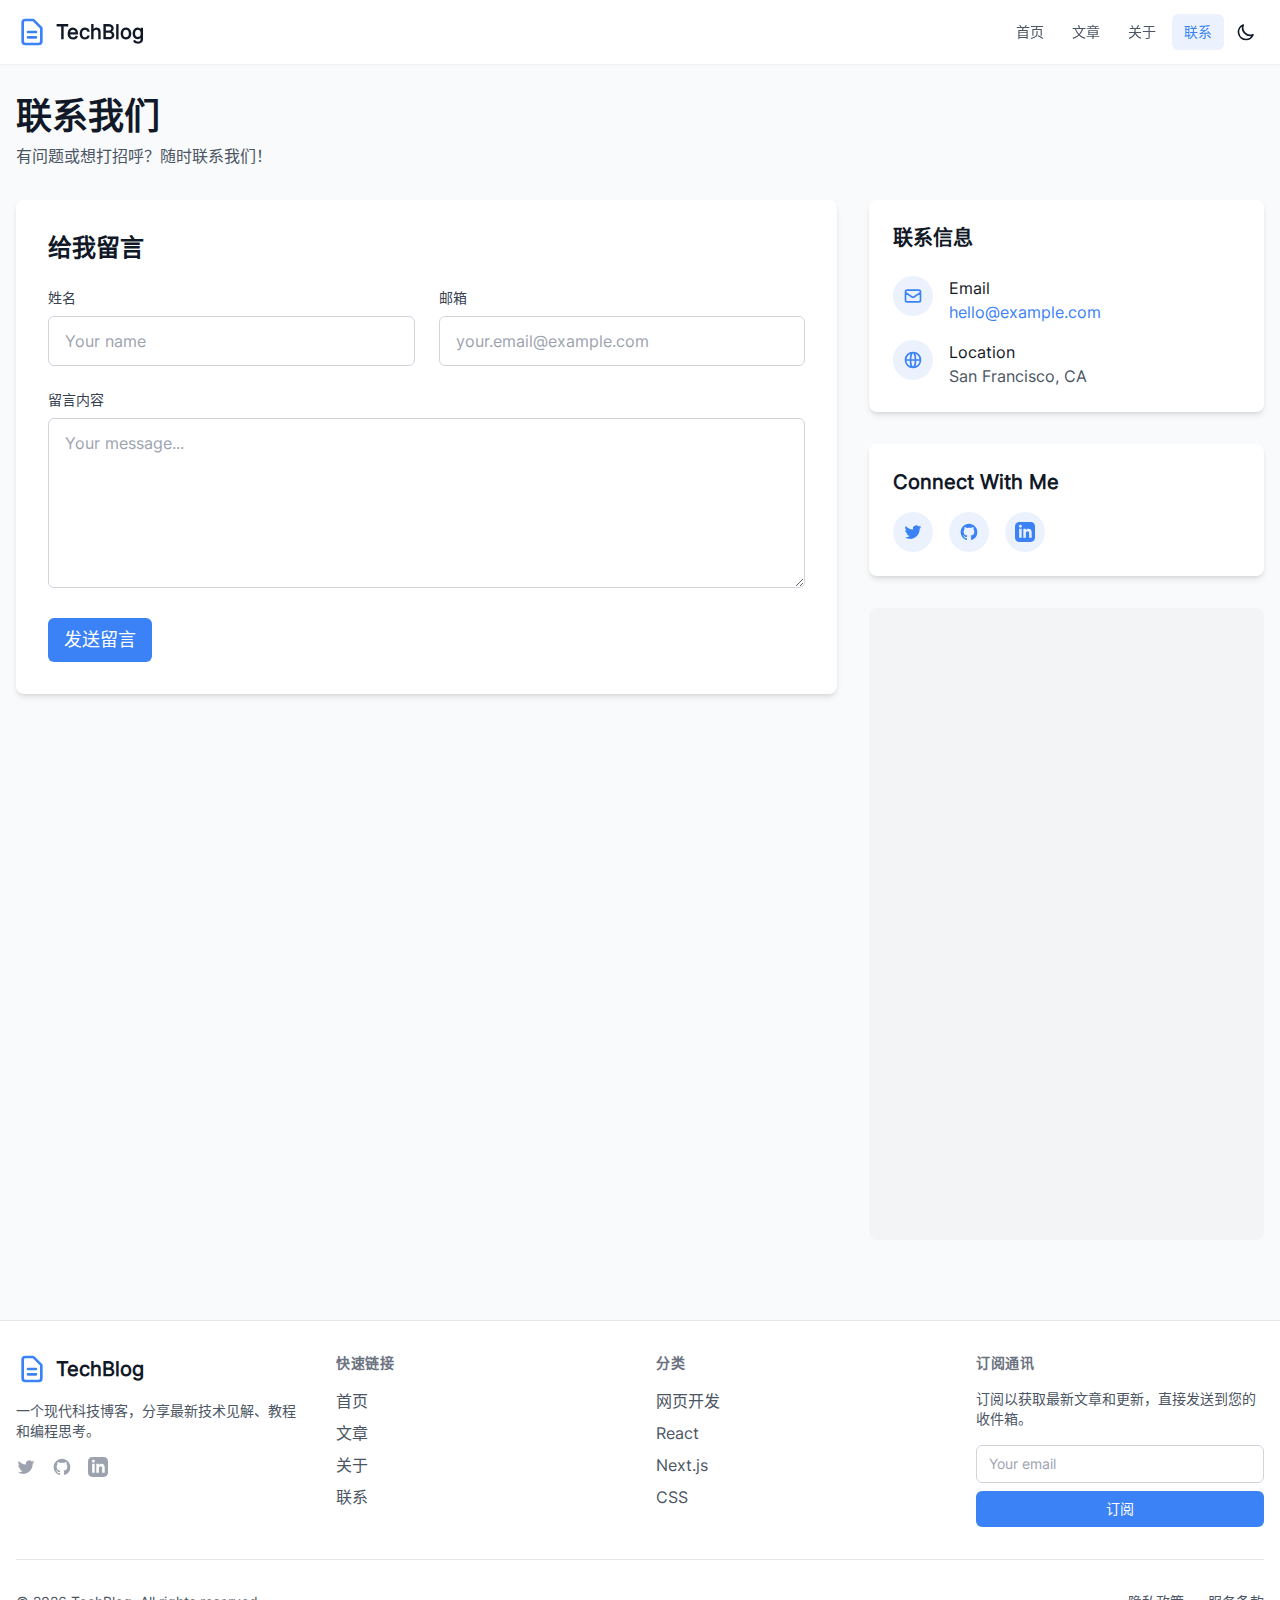
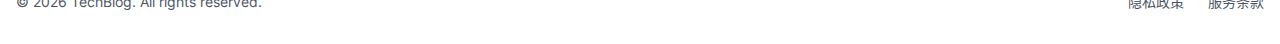
<file: contact.html>
<!DOCTYPE html><html lang="zh-CN" class="scroll-smooth"><head><meta charSet="utf-8"/><meta name="viewport" content="width=device-width, initial-scale=1"/><link rel="stylesheet" href="/_next/static/css/1c1fccc2d4b3e728.css" crossorigin="" data-precedence="next"/><link rel="preload" as="script" fetchPriority="low" href="/_next/static/chunks/webpack-d5b94a6f29c39f4d.js" crossorigin=""/><script src="/_next/static/chunks/fd9d1056-8f78d26414ffa56c.js" async="" crossorigin=""></script><script src="/_next/static/chunks/69-4858a53aa4c02367.js" async="" crossorigin=""></script><script src="/_next/static/chunks/main-app-8d4ed7a0b6533b8b.js" async="" crossorigin=""></script><script src="/_next/static/chunks/app/contact/page-7aeb74e5ade415ef.js" async=""></script><script src="/_next/static/chunks/792-8ec8a990697810ee.js" async=""></script><script src="/_next/static/chunks/798-af4e44c010f40c67.js" async=""></script><script src="/_next/static/chunks/app/layout-0d193f9e0dc6d331.js" async=""></script><link rel="preload" href="https://pagead2.googlesyndication.com/pagead/js/adsbygoogle.js?client=ca-pub-1234567890123456" as="script"/><meta name="google-site-verification" content="example_verification_code_1234567890abcdef"/><meta name="google-site-verification" content="example_verification_code_1234567890abcdef"/><meta name="robots" content="index,follow"/><meta name="googlebot" content="index,follow"/><meta name="googlebot-news" content="index,follow"/><meta name="bingbot" content="index,follow"/><title>我的个人博客 - 技术见解和教程分享</title><meta name="description" content="一个专注于分享最新技术见解、编程教程和开发者经验的现代科技博客"/><meta name="author" content="博客作者"/><meta name="keywords" content="博客,技术,编程,个人,教程,开发,前端,后端"/><meta name="robots" content="index, follow"/><meta property="og:title" content="我的个人博客"/><meta property="og:description" content="一个专注于分享最新技术见解、编程教程和开发者经验的现代科技博客"/><meta property="og:type" content="website"/><meta name="twitter:card" content="summary_large_image"/><meta name="twitter:title" content="我的个人博客"/><meta name="twitter:description" content="一个专注于分享最新技术见解、编程教程和开发者经验的现代科技博客"/><script src="/_next/static/chunks/polyfills-c67a75d1b6f99dc8.js" crossorigin="" noModule=""></script></head><body class="bg-light-background dark:bg-dark-background text-light-text dark:text-dark-text min-h-screen flex flex-col"><nav class="bg-white dark:bg-dark-card shadow-sm sticky top-0 z-50 transition-all duration-300"><div class="container mx-auto px-4"><div class="flex justify-between items-center h-16"><div class="flex items-center"><a class="flex items-center space-x-2" href="/"><svg class="h-8 w-8 text-primary" fill="none" stroke="currentColor" viewBox="0 0 24 24"><path stroke-linecap="round" stroke-linejoin="round" stroke-width="2" d="M9 12h6m-6 4h6m2 5H7a2 2 0 01-2-2V5a2 2 0 012-2h5.586a1 1 0 01.707.293l5.414 5.414a1 1 0 01.293.707V19a2 2 0 01-2 2z"></path></svg><span class="text-xl font-bold">TechBlog</span></a></div><div class="hidden md:flex items-center space-x-1"><a class="px-3 py-2 rounded-md text-sm font-medium transition-colors duration-200 text-gray-600 dark:text-gray-300 hover:bg-gray-100 dark:hover:bg-dark-card
                " href="/">首页</a><a class="px-3 py-2 rounded-md text-sm font-medium transition-colors duration-200 text-gray-600 dark:text-gray-300 hover:bg-gray-100 dark:hover:bg-dark-card
                " href="/posts">文章</a><a class="px-3 py-2 rounded-md text-sm font-medium transition-colors duration-200 text-gray-600 dark:text-gray-300 hover:bg-gray-100 dark:hover:bg-dark-card
                " href="/about">关于</a><a class="px-3 py-2 rounded-md text-sm font-medium transition-colors duration-200 text-primary bg-primary/10 dark:bg-primary/20
                " href="/contact">联系</a><button class="p-2 rounded-full hover:bg-gray-100 dark:hover:bg-dark-card transition-colors" aria-label="Switch to dark mode"><svg class="h-5 w-5" fill="none" stroke="currentColor" viewBox="0 0 24 24"><path stroke-linecap="round" stroke-linejoin="round" stroke-width="2" d="M20.354 15.354A9 9 0 018.646 3.646 9.003 9.003 0 0012 21a9.003 9.003 0 008.354-5.646z"></path></svg></button></div><div class="flex md:hidden items-center space-x-2"><button class="p-2 rounded-full hover:bg-gray-100 dark:hover:bg-dark-card transition-colors" aria-label="Switch to dark mode"><svg class="h-5 w-5" fill="none" stroke="currentColor" viewBox="0 0 24 24"><path stroke-linecap="round" stroke-linejoin="round" stroke-width="2" d="M20.354 15.354A9 9 0 018.646 3.646 9.003 9.003 0 0012 21a9.003 9.003 0 008.354-5.646z"></path></svg></button><button class="p-2 rounded-md text-gray-600 dark:text-gray-300 hover:bg-gray-100 dark:hover:bg-dark-card focus:outline-none"><svg class="h-6 w-6" fill="none" stroke="currentColor" viewBox="0 0 24 24"><path stroke-linecap="round" stroke-linejoin="round" stroke-width="2" d="M4 6h16M4 12h16M4 18h16"></path></svg></button></div></div></div></nav><main class="flex-1 container mx-auto px-4 py-8 max-w-7xl"><div class="space-y-8"><header><h1 class="text-3xl md:text-4xl font-bold mb-2">联系我们</h1><p class="text-gray-600 dark:text-gray-300">有问题或想打招呼？随时联系我们！</p></header><div class="grid grid-cols-1 lg:grid-cols-3 gap-8"><div class="lg:col-span-2"><div class="card p-8"><h2 class="text-2xl font-bold mb-6">给我留言</h2><form class="space-y-6"><div class="grid grid-cols-1 md:grid-cols-2 gap-6"><div><label for="name" class="block text-sm font-medium text-gray-700 dark:text-gray-300 mb-2">姓名</label><input type="text" id="name" required="" class="w-full px-4 py-3 border border-gray-300 dark:border-gray-600 rounded-md bg-white dark:bg-dark-card focus:outline-none focus:ring-2 focus:ring-primary" placeholder="Your name"/></div><div><label for="email" class="block text-sm font-medium text-gray-700 dark:text-gray-300 mb-2">邮箱</label><input type="email" id="email" required="" class="w-full px-4 py-3 border border-gray-300 dark:border-gray-600 rounded-md bg-white dark:bg-dark-card focus:outline-none focus:ring-2 focus:ring-primary" placeholder="your.email@example.com"/></div></div><div><label for="message" class="block text-sm font-medium text-gray-700 dark:text-gray-300 mb-2">留言内容</label><textarea id="message" rows="6" required="" class="w-full px-4 py-3 border border-gray-300 dark:border-gray-600 rounded-md bg-white dark:bg-dark-card focus:outline-none focus:ring-2 focus:ring-primary" placeholder="Your message..."></textarea></div><div><button type="submit" class="btn btn-primary text-lg py-3 px-6">发送留言</button></div></form></div></div><aside class="space-y-8"><div class="card p-6 space-y-6"><h3 class="text-xl font-bold">联系信息</h3><div class="space-y-4"><div class="flex items-start space-x-4"><div class="flex-shrink-0 w-10 h-10 rounded-full bg-primary/10 flex items-center justify-center text-primary"><svg class="h-5 w-5" fill="none" stroke="currentColor" viewBox="0 0 24 24"><path stroke-linecap="round" stroke-linejoin="round" stroke-width="2" d="M3 8l7.89 5.26a2 2 0 002.22 0L21 8M5 19h14a2 2 0 002-2V7a2 2 0 00-2-2H5a2 2 0 00-2 2v10a2 2 0 002 2z"></path></svg></div><div><h4 class="font-medium">Email</h4><a href="mailto:hello@example.com" class="text-primary hover:underline">hello@example.com</a></div></div><div class="flex items-start space-x-4"><div class="flex-shrink-0 w-10 h-10 rounded-full bg-primary/10 flex items-center justify-center text-primary"><svg class="h-5 w-5" fill="none" stroke="currentColor" viewBox="0 0 24 24"><path stroke-linecap="round" stroke-linejoin="round" stroke-width="2" d="M21 12a9 9 0 01-9 9m9-9a9 9 0 00-9-9m9 9H3m9 9a9 9 0 01-9-9m9 9c1.657 0 3-4.03 3-9s-1.343-9-3-9m0 18c-1.657 0-3-4.03-3-9s1.343-9 3-9m-9 9a9 9 0 019-9"></path></svg></div><div><h4 class="font-medium">Location</h4><p class="text-gray-600 dark:text-gray-400">San Francisco, CA</p></div></div></div></div><div class="card p-6 space-y-4"><h3 class="text-xl font-bold">Connect With Me</h3><div class="flex space-x-4"><a href="#" class="w-10 h-10 rounded-full bg-primary/10 flex items-center justify-center text-primary hover:bg-primary/20 transition-colors"><span class="sr-only">Twitter</span><svg class="h-5 w-5" fill="currentColor" viewBox="0 0 24 24"><path d="M8.29 20.251c7.547 0 11.675-6.253 11.675-11.675 0-.178 0-.355-.012-.53A8.348 8.348 0 0022 5.92a8.19 8.19 0 01-2.357.646 4.118 4.118 0 001.804-2.27 8.224 8.224 0 01-2.605.996 4.107 4.107 0 00-6.993 3.743 11.65 11.65 0 01-8.457-4.287 4.106 4.106 0 001.27 5.477A4.072 4.072 0 012.8 9.713v.052a4.105 4.105 0 003.292 4.022 4.095 4.095 0 01-1.853.07 4.108 4.108 0 003.834 2.85A8.233 8.233 0 012 18.407a11.616 11.616 0 006.29 1.84"></path></svg></a><a href="#" class="w-10 h-10 rounded-full bg-primary/10 flex items-center justify-center text-primary hover:bg-primary/20 transition-colors"><span class="sr-only">GitHub</span><svg class="h-5 w-5" fill="currentColor" viewBox="0 0 24 24"><path fill-rule="evenodd" d="M12 2C6.477 2 2 6.484 2 12.017c0 4.425 2.865 8.18 6.839 9.504.5.092.682-.217.682-.483 0-.237-.008-.868-.013-1.703-2.782.605-3.369-1.343-3.369-1.343-.454-1.158-1.11-1.466-1.11-1.466-.908-.62.069-.608.069-.608 1.003.07 1.531 1.032 1.531 1.032.892 1.53 2.341 1.088 2.91.832.092-.647.35-1.088.636-1.338-2.22-.253-4.555-1.113-4.555-4.951 0-1.093.39-1.988 1.029-2.688-.103-.253-.446-1.272.098-2.65 0 0 .84-.27 2.75 1.026A9.564 9.564 0 0112 6.844c.85.004 1.705.115 2.504.337 1.909-1.296 2.747-1.027 2.747-1.027.546 1.379.202 2.398.1 2.651.64.7 1.028 1.595 1.028 2.688 0 3.848-2.339 4.695-4.566 4.943.359.309.678.92.678 1.855 0 1.338-.012 2.419-.012 2.747 0 .268.18.58.688.482A10.019 10.019 0 0022 12.017C22 6.484 17.522 2 12 2z" clip-rule="evenodd"></path></svg></a><a href="#" class="w-10 h-10 rounded-full bg-primary/10 flex items-center justify-center text-primary hover:bg-primary/20 transition-colors"><span class="sr-only">LinkedIn</span><svg class="h-5 w-5" fill="currentColor" viewBox="0 0 24 24"><path d="M19 0h-14c-2.761 0-5 2.239-5 5v14c0 2.761 2.239 5 5 5h14c2.762 0 5-2.239 5-5v-14c0-2.761-2.238-5-5-5zm-11 19h-3v-11h3v11zm-1.5-12.268c-.966 0-1.75-.79-1.75-1.764s.784-1.764 1.75-1.764 1.75.79 1.75 1.764-.783 1.764-1.75 1.764zm13.5 12.268h-3v-5.604c0-3.368-4-3.113-4 0v5.604h-3v-11h3v1.765c1.396-2.586 7-2.777 7 2.476v6.759z"></path></svg></a></div></div><div class="
        rounded-lg overflow-hidden bg-gray-100 dark:bg-gray-800 p-4
        max-w-full
      " style="min-height:600px;display:flex;flex-direction:column;align-items:center;justify-content:center"><div class="w-full"><ins class="adsbygoogle" style="display:block;width:100%;min-height:600px" data-ad-client="ca-pub-1234567890123456" data-ad-slot="1234567890" data-ad-format="fluid" data-full-width-responsive="true"></ins><script>(adsbygoogle = window.adsbygoogle || []).push({});</script></div></div></aside></div></div></main><footer class="bg-white dark:bg-dark-card border-t dark:border-gray-800 py-8 mt-12"><div class="container mx-auto px-4"><div class="grid grid-cols-1 md:grid-cols-4 gap-8"><div class="md:col-span-1"><div class="flex items-center space-x-2 mb-4"><svg class="h-8 w-8 text-primary" fill="none" stroke="currentColor" viewBox="0 0 24 24"><path stroke-linecap="round" stroke-linejoin="round" stroke-width="2" d="M9 12h6m-6 4h6m2 5H7a2 2 0 01-2-2V5a2 2 0 012-2h5.586a1 1 0 01.707.293l5.414 5.414a1 1 0 01.293.707V19a2 2 0 01-2 2z"></path></svg><span class="text-xl font-bold">TechBlog</span></div><p class="text-sm text-gray-600 dark:text-gray-400 mb-4">一个现代科技博客，分享最新技术见解、教程和编程思考。</p><div class="flex space-x-4"><a href="#" class="text-gray-400 hover:text-primary transition-colors"><span class="sr-only">Twitter</span><svg class="h-5 w-5" fill="currentColor" viewBox="0 0 24 24"><path d="M8.29 20.251c7.547 0 11.675-6.253 11.675-11.675 0-.178 0-.355-.012-.53A8.348 8.348 0 0022 5.92a8.19 8.19 0 01-2.357.646 4.118 4.118 0 001.804-2.27 8.224 8.224 0 01-2.605.996 4.107 4.107 0 00-6.993 3.743 11.65 11.65 0 01-8.457-4.287 4.106 4.106 0 001.27 5.477A4.072 4.072 0 012.8 9.713v.052a4.105 4.105 0 003.292 4.022 4.095 4.095 0 01-1.853.07 4.108 4.108 0 003.834 2.85A8.233 8.233 0 012 18.407a11.616 11.616 0 006.29 1.84"></path></svg></a><a href="#" class="text-gray-400 hover:text-primary transition-colors"><span class="sr-only">GitHub</span><svg class="h-5 w-5" fill="currentColor" viewBox="0 0 24 24"><path fill-rule="evenodd" d="M12 2C6.477 2 2 6.484 2 12.017c0 4.425 2.865 8.18 6.839 9.504.5.092.682-.217.682-.483 0-.237-.008-.868-.013-1.703-2.782.605-3.369-1.343-3.369-1.343-.454-1.158-1.11-1.466-1.11-1.466-.908-.62.069-.608.069-.608 1.003.07 1.531 1.032 1.531 1.032.892 1.53 2.341 1.088 2.91.832.092-.647.35-1.088.636-1.338-2.22-.253-4.555-1.113-4.555-4.951 0-1.093.39-1.988 1.029-2.688-.103-.253-.446-1.272.098-2.65 0 0 .84-.27 2.75 1.026A9.564 9.564 0 0112 6.844c.85.004 1.705.115 2.504.337 1.909-1.296 2.747-1.027 2.747-1.027.546 1.379.202 2.398.1 2.651.64.7 1.028 1.595 1.028 2.688 0 3.848-2.339 4.695-4.566 4.943.359.309.678.92.678 1.855 0 1.338-.012 2.419-.012 2.747 0 .268.18.58.688.482A10.019 10.019 0 0022 12.017C22 6.484 17.522 2 12 2z" clip-rule="evenodd"></path></svg></a><a href="#" class="text-gray-400 hover:text-primary transition-colors"><span class="sr-only">LinkedIn</span><svg class="h-5 w-5" fill="currentColor" viewBox="0 0 24 24"><path d="M19 0h-14c-2.761 0-5 2.239-5 5v14c0 2.761 2.239 5 5 5h14c2.762 0 5-2.239 5-5v-14c0-2.761-2.238-5-5-5zm-11 19h-3v-11h3v11zm-1.5-12.268c-.966 0-1.75-.79-1.75-1.764s.784-1.764 1.75-1.764 1.75.79 1.75 1.764-.783 1.764-1.75 1.764zm13.5 12.268h-3v-5.604c0-3.368-4-3.113-4 0v5.604h-3v-11h3v1.765c1.396-2.586 7-2.777 7 2.476v6.759z"></path></svg></a></div></div><div><h3 class="text-sm font-semibold text-gray-500 dark:text-gray-400 uppercase tracking-wider mb-4">快速链接</h3><ul class="space-y-2"><li><a class="text-gray-600 dark:text-gray-300 hover:text-primary transition-colors" href="/">首页</a></li><li><a class="text-gray-600 dark:text-gray-300 hover:text-primary transition-colors" href="/posts">文章</a></li><li><a class="text-gray-600 dark:text-gray-300 hover:text-primary transition-colors" href="/about">关于</a></li><li><a class="text-gray-600 dark:text-gray-300 hover:text-primary transition-colors" href="/contact">联系</a></li></ul></div><div><h3 class="text-sm font-semibold text-gray-500 dark:text-gray-400 uppercase tracking-wider mb-4">分类</h3><ul class="space-y-2"><li><a href="#" class="text-gray-600 dark:text-gray-300 hover:text-primary transition-colors">网页开发</a></li><li><a href="#" class="text-gray-600 dark:text-gray-300 hover:text-primary transition-colors">React</a></li><li><a href="#" class="text-gray-600 dark:text-gray-300 hover:text-primary transition-colors">Next.js</a></li><li><a href="#" class="text-gray-600 dark:text-gray-300 hover:text-primary transition-colors">CSS</a></li></ul></div><div><h3 class="text-sm font-semibold text-gray-500 dark:text-gray-400 uppercase tracking-wider mb-4">订阅通讯</h3><p class="text-sm text-gray-600 dark:text-gray-400 mb-4">订阅以获取最新文章和更新，直接发送到您的收件箱。</p><form class="space-y-2"><input type="email" placeholder="Your email" class="w-full px-3 py-2 text-sm border border-gray-300 dark:border-gray-600 rounded-md bg-white dark:bg-dark-card focus:outline-none focus:ring-2 focus:ring-primary"/><button type="submit" class="w-full px-3 py-2 text-sm font-medium text-white bg-primary rounded-md hover:bg-primary/90 transition-colors">订阅</button></form></div></div><div class="mt-8 pt-8 border-t dark:border-gray-800"><div class="flex flex-col md:flex-row justify-between items-center"><p class="text-sm text-gray-600 dark:text-gray-400">© <!-- -->2025<!-- --> TechBlog. All rights reserved.</p><div class="flex space-x-6 mt-4 md:mt-0"><a class="text-sm text-gray-600 dark:text-gray-400 hover:text-primary transition-colors" href="/privacy">隐私政策</a><a class="text-sm text-gray-600 dark:text-gray-400 hover:text-primary transition-colors" href="/terms">服务条款</a></div></div></div></div></footer><script src="/_next/static/chunks/webpack-d5b94a6f29c39f4d.js" crossorigin="" async=""></script><script>(self.__next_f=self.__next_f||[]).push([0]);self.__next_f.push([2,null])</script><script>self.__next_f.push([1,"1:HL[\"/_next/static/css/1c1fccc2d4b3e728.css\",\"style\",{\"crossOrigin\":\"\"}]\n0:\"$L2\"\n"])</script><script>self.__next_f.push([1,"3:I[7690,[],\"\"]\n5:I[7831,[],\"\"]\n6:I[5610,[\"327\",\"static/chunks/app/contact/page-7aeb74e5ade415ef.js\"],\"\"]\n7:I[5613,[],\"\"]\n8:I[1778,[],\"\"]\n9:I[5935,[\"792\",\"static/chunks/792-8ec8a990697810ee.js\",\"798\",\"static/chunks/798-af4e44c010f40c67.js\",\"185\",\"static/chunks/app/layout-0d193f9e0dc6d331.js\"],\"\"]\na:I[2344,[\"792\",\"static/chunks/792-8ec8a990697810ee.js\",\"798\",\"static/chunks/798-af4e44c010f40c67.js\",\"185\",\"static/chunks/app/layout-0d193f9e0dc6d331.js\"],\"ThemeProvider\"]\nb:I[4002,[\"792\",\"static/chunks/792-8ec8a9"])</script><script>self.__next_f.push([1,"90697810ee.js\",\"798\",\"static/chunks/798-af4e44c010f40c67.js\",\"185\",\"static/chunks/app/layout-0d193f9e0dc6d331.js\"],\"\"]\nc:I[6112,[\"792\",\"static/chunks/792-8ec8a990697810ee.js\",\"798\",\"static/chunks/798-af4e44c010f40c67.js\",\"185\",\"static/chunks/app/layout-0d193f9e0dc6d331.js\"],\"\"]\ne:I[8955,[],\"\"]\nf:[]\n"])</script><script>self.__next_f.push([1,"2:[[[\"$\",\"link\",\"0\",{\"rel\":\"stylesheet\",\"href\":\"/_next/static/css/1c1fccc2d4b3e728.css\",\"precedence\":\"next\",\"crossOrigin\":\"\"}]],[\"$\",\"$L3\",null,{\"buildId\":\"zl04JpYsGyu_dWkQeWdBj\",\"assetPrefix\":\"\",\"initialCanonicalUrl\":\"/contact\",\"initialTree\":[\"\",{\"children\":[\"contact\",{\"children\":[\"__PAGE__\",{}]}]},\"$undefined\",\"$undefined\",true],\"initialSeedData\":[\"\",{\"children\":[\"contact\",{\"children\":[\"__PAGE__\",{},[\"$L4\",[\"$\",\"$L5\",null,{\"propsForComponent\":{\"params\":{}},\"Component\":\"$6\",\"isStaticGeneration\":true}],null]]},[\"$\",\"$L7\",null,{\"parallelRouterKey\":\"children\",\"segmentPath\":[\"children\",\"contact\",\"children\"],\"loading\":\"$undefined\",\"loadingStyles\":\"$undefined\",\"loadingScripts\":\"$undefined\",\"hasLoading\":false,\"error\":\"$undefined\",\"errorStyles\":\"$undefined\",\"errorScripts\":\"$undefined\",\"template\":[\"$\",\"$L8\",null,{}],\"templateStyles\":\"$undefined\",\"templateScripts\":\"$undefined\",\"notFound\":\"$undefined\",\"notFoundStyles\":\"$undefined\",\"styles\":null}]]},[null,[\"$\",\"html\",null,{\"lang\":\"zh-CN\",\"className\":\"scroll-smooth\",\"children\":[[\"$\",\"head\",null,{\"children\":[[\"$\",\"meta\",null,{\"name\":\"google-site-verification\",\"content\":\"example_verification_code_1234567890abcdef\"}],[\"$\",\"meta\",null,{\"name\":\"google-site-verification\",\"content\":\"example_verification_code_1234567890abcdef\"}],[\"$\",\"meta\",null,{\"name\":\"robots\",\"content\":\"index,follow\"}],[\"$\",\"meta\",null,{\"name\":\"googlebot\",\"content\":\"index,follow\"}],[\"$\",\"meta\",null,{\"name\":\"googlebot-news\",\"content\":\"index,follow\"}],[\"$\",\"meta\",null,{\"name\":\"bingbot\",\"content\":\"index,follow\"}],[\"$\",\"$L9\",null,{\"async\":true,\"src\":\"https://pagead2.googlesyndication.com/pagead/js/adsbygoogle.js?client=ca-pub-1234567890123456\",\"strategy\":\"afterInteractive\",\"crossOrigin\":\"anonymous\"}]]}],[\"$\",\"body\",null,{\"className\":\"bg-light-background dark:bg-dark-background text-light-text dark:text-dark-text min-h-screen flex flex-col\",\"children\":[\"$\",\"$La\",null,{\"children\":[[\"$\",\"$Lb\",null,{}],[\"$\",\"main\",null,{\"className\":\"flex-1 container mx-auto px-4 py-8 max-w-7xl\",\"children\":[\"$\",\"$L7\",null,{\"parallelRouterKey\":\"children\",\"segmentPath\":[\"children\"],\"loading\":\"$undefined\",\"loadingStyles\":\"$undefined\",\"loadingScripts\":\"$undefined\",\"hasLoading\":false,\"error\":\"$undefined\",\"errorStyles\":\"$undefined\",\"errorScripts\":\"$undefined\",\"template\":[\"$\",\"$L8\",null,{}],\"templateStyles\":\"$undefined\",\"templateScripts\":\"$undefined\",\"notFound\":[[\"$\",\"title\",null,{\"children\":\"404: This page could not be found.\"}],[\"$\",\"div\",null,{\"style\":{\"fontFamily\":\"system-ui,\\\"Segoe UI\\\",Roboto,Helvetica,Arial,sans-serif,\\\"Apple Color Emoji\\\",\\\"Segoe UI Emoji\\\"\",\"height\":\"100vh\",\"textAlign\":\"center\",\"display\":\"flex\",\"flexDirection\":\"column\",\"alignItems\":\"center\",\"justifyContent\":\"center\"},\"children\":[\"$\",\"div\",null,{\"children\":[[\"$\",\"style\",null,{\"dangerouslySetInnerHTML\":{\"__html\":\"body{color:#000;background:#fff;margin:0}.next-error-h1{border-right:1px solid rgba(0,0,0,.3)}@media (prefers-color-scheme:dark){body{color:#fff;background:#000}.next-error-h1{border-right:1px solid rgba(255,255,255,.3)}}\"}}],[\"$\",\"h1\",null,{\"className\":\"next-error-h1\",\"style\":{\"display\":\"inline-block\",\"margin\":\"0 20px 0 0\",\"padding\":\"0 23px 0 0\",\"fontSize\":24,\"fontWeight\":500,\"verticalAlign\":\"top\",\"lineHeight\":\"49px\"},\"children\":\"404\"}],[\"$\",\"div\",null,{\"style\":{\"display\":\"inline-block\"},\"children\":[\"$\",\"h2\",null,{\"style\":{\"fontSize\":14,\"fontWeight\":400,\"lineHeight\":\"49px\",\"margin\":0},\"children\":\"This page could not be found.\"}]}]]}]}]],\"notFoundStyles\":[],\"styles\":null}]}],[\"$\",\"$Lc\",null,{}]]}]}]]}],null]],\"initialHead\":[false,\"$Ld\"],\"globalErrorComponent\":\"$e\",\"missingSlots\":\"$Wf\"}]]\n"])</script><script>self.__next_f.push([1,"d:[[\"$\",\"meta\",\"0\",{\"name\":\"viewport\",\"content\":\"width=device-width, initial-scale=1\"}],[\"$\",\"meta\",\"1\",{\"charSet\":\"utf-8\"}],[\"$\",\"title\",\"2\",{\"children\":\"我的个人博客 - 技术见解和教程分享\"}],[\"$\",\"meta\",\"3\",{\"name\":\"description\",\"content\":\"一个专注于分享最新技术见解、编程教程和开发者经验的现代科技博客\"}],[\"$\",\"meta\",\"4\",{\"name\":\"author\",\"content\":\"博客作者\"}],[\"$\",\"meta\",\"5\",{\"name\":\"keywords\",\"content\":\"博客,技术,编程,个人,教程,开发,前端,后端\"}],[\"$\",\"meta\",\"6\",{\"name\":\"robots\",\"content\":\"index, follow\"}],[\"$\",\"meta\",\"7\",{\"property\":\"og:title\",\"content\":\"我的个人博客\"}],[\"$\",\"meta\",\"8\",{\"property\":\"og:description\",\"content\":\"一个专注于分享最新技术见解、编程教程和开发者经验的现代科技博客\"}],[\"$\",\"meta\",\"9\",{\"property\":\"og:type\",\"content\":\"website\"}],[\"$\",\"meta\",\"10\",{\"name\":\"twitter:card\",\"content\":\"summary_large_image\"}],[\"$\",\"meta\",\"11\",{\"name\":\"twitter:title\",\"content\":\"我的个人博客\"}],[\"$\",\"meta\",\"12\",{\"name\":\"twitter:description\",\"content\":\"一个专注于分享最新技术见解、编程教程和开发者经验的现代科技博客\"}]]\n"])</script><script>self.__next_f.push([1,"4:null\n"])</script><script>self.__next_f.push([1,""])</script></body></html>
</file>
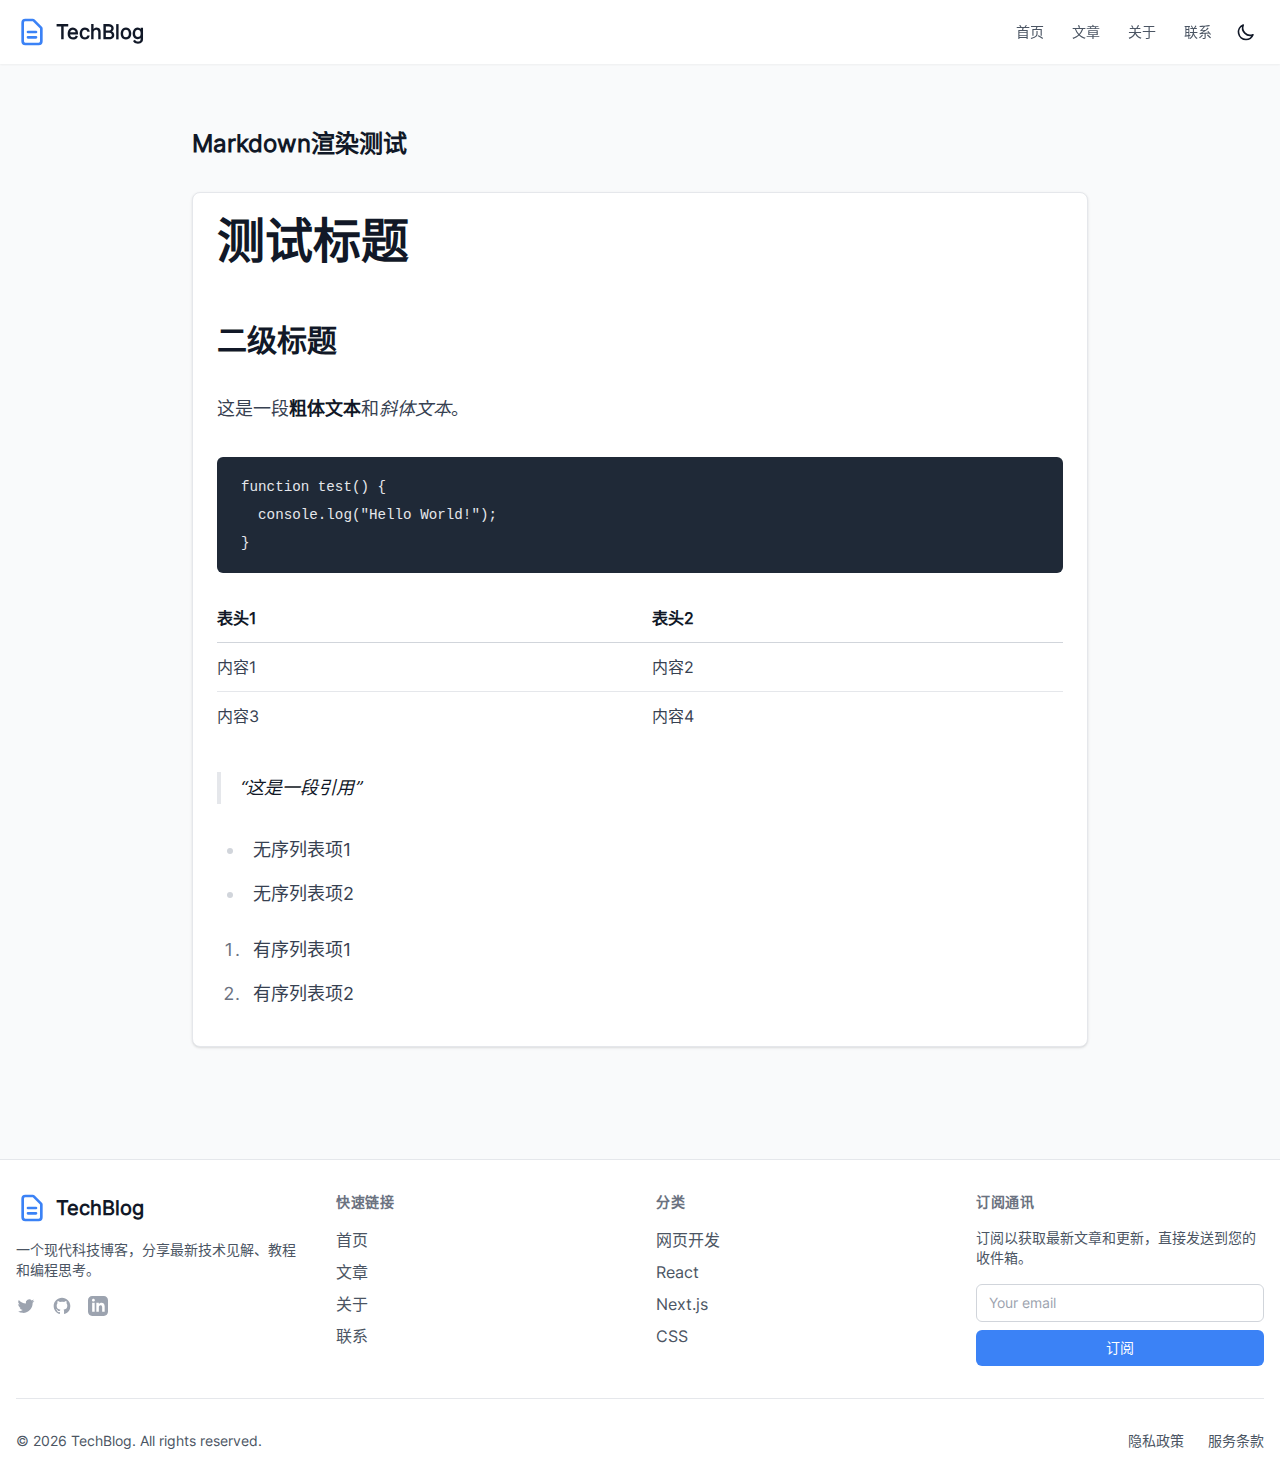
<file: markdown-test.html>
<!DOCTYPE html><html lang="zh-CN" class="scroll-smooth"><head><meta charSet="utf-8"/><meta name="viewport" content="width=device-width, initial-scale=1"/><link rel="stylesheet" href="/_next/static/css/1c1fccc2d4b3e728.css" crossorigin="" data-precedence="next"/><link rel="stylesheet" href="/_next/static/css/61bb2c97da34a34a.css" crossorigin="" data-precedence="next"/><link rel="preload" as="script" fetchPriority="low" href="/_next/static/chunks/webpack-d5b94a6f29c39f4d.js" crossorigin=""/><script src="/_next/static/chunks/fd9d1056-8f78d26414ffa56c.js" async="" crossorigin=""></script><script src="/_next/static/chunks/69-4858a53aa4c02367.js" async="" crossorigin=""></script><script src="/_next/static/chunks/main-app-8d4ed7a0b6533b8b.js" async="" crossorigin=""></script><script src="/_next/static/chunks/0416aa08-b1372ed14378214b.js" async=""></script><script src="/_next/static/chunks/679-84bc7257e24d289e.js" async=""></script><script src="/_next/static/chunks/app/markdown-test/page-066be6e0eb480e19.js" async=""></script><script src="/_next/static/chunks/792-8ec8a990697810ee.js" async=""></script><script src="/_next/static/chunks/798-af4e44c010f40c67.js" async=""></script><script src="/_next/static/chunks/app/layout-0d193f9e0dc6d331.js" async=""></script><link rel="preload" href="https://pagead2.googlesyndication.com/pagead/js/adsbygoogle.js?client=ca-pub-1234567890123456" as="script"/><meta name="google-site-verification" content="example_verification_code_1234567890abcdef"/><meta name="google-site-verification" content="example_verification_code_1234567890abcdef"/><meta name="robots" content="index,follow"/><meta name="googlebot" content="index,follow"/><meta name="googlebot-news" content="index,follow"/><meta name="bingbot" content="index,follow"/><title>我的个人博客 - 技术见解和教程分享</title><meta name="description" content="一个专注于分享最新技术见解、编程教程和开发者经验的现代科技博客"/><meta name="author" content="博客作者"/><meta name="keywords" content="博客,技术,编程,个人,教程,开发,前端,后端"/><meta name="robots" content="index, follow"/><meta property="og:title" content="我的个人博客"/><meta property="og:description" content="一个专注于分享最新技术见解、编程教程和开发者经验的现代科技博客"/><meta property="og:type" content="website"/><meta name="twitter:card" content="summary_large_image"/><meta name="twitter:title" content="我的个人博客"/><meta name="twitter:description" content="一个专注于分享最新技术见解、编程教程和开发者经验的现代科技博客"/><script src="/_next/static/chunks/polyfills-c67a75d1b6f99dc8.js" crossorigin="" noModule=""></script></head><body class="bg-light-background dark:bg-dark-background text-light-text dark:text-dark-text min-h-screen flex flex-col"><nav class="bg-white dark:bg-dark-card shadow-sm sticky top-0 z-50 transition-all duration-300"><div class="container mx-auto px-4"><div class="flex justify-between items-center h-16"><div class="flex items-center"><a class="flex items-center space-x-2" href="/"><svg class="h-8 w-8 text-primary" fill="none" stroke="currentColor" viewBox="0 0 24 24"><path stroke-linecap="round" stroke-linejoin="round" stroke-width="2" d="M9 12h6m-6 4h6m2 5H7a2 2 0 01-2-2V5a2 2 0 012-2h5.586a1 1 0 01.707.293l5.414 5.414a1 1 0 01.293.707V19a2 2 0 01-2 2z"></path></svg><span class="text-xl font-bold">TechBlog</span></a></div><div class="hidden md:flex items-center space-x-1"><a class="px-3 py-2 rounded-md text-sm font-medium transition-colors duration-200 text-gray-600 dark:text-gray-300 hover:bg-gray-100 dark:hover:bg-dark-card
                " href="/">首页</a><a class="px-3 py-2 rounded-md text-sm font-medium transition-colors duration-200 text-gray-600 dark:text-gray-300 hover:bg-gray-100 dark:hover:bg-dark-card
                " href="/posts">文章</a><a class="px-3 py-2 rounded-md text-sm font-medium transition-colors duration-200 text-gray-600 dark:text-gray-300 hover:bg-gray-100 dark:hover:bg-dark-card
                " href="/about">关于</a><a class="px-3 py-2 rounded-md text-sm font-medium transition-colors duration-200 text-gray-600 dark:text-gray-300 hover:bg-gray-100 dark:hover:bg-dark-card
                " href="/contact">联系</a><button class="p-2 rounded-full hover:bg-gray-100 dark:hover:bg-dark-card transition-colors" aria-label="Switch to dark mode"><svg class="h-5 w-5" fill="none" stroke="currentColor" viewBox="0 0 24 24"><path stroke-linecap="round" stroke-linejoin="round" stroke-width="2" d="M20.354 15.354A9 9 0 018.646 3.646 9.003 9.003 0 0012 21a9.003 9.003 0 008.354-5.646z"></path></svg></button></div><div class="flex md:hidden items-center space-x-2"><button class="p-2 rounded-full hover:bg-gray-100 dark:hover:bg-dark-card transition-colors" aria-label="Switch to dark mode"><svg class="h-5 w-5" fill="none" stroke="currentColor" viewBox="0 0 24 24"><path stroke-linecap="round" stroke-linejoin="round" stroke-width="2" d="M20.354 15.354A9 9 0 018.646 3.646 9.003 9.003 0 0012 21a9.003 9.003 0 008.354-5.646z"></path></svg></button><button class="p-2 rounded-md text-gray-600 dark:text-gray-300 hover:bg-gray-100 dark:hover:bg-dark-card focus:outline-none"><svg class="h-6 w-6" fill="none" stroke="currentColor" viewBox="0 0 24 24"><path stroke-linecap="round" stroke-linejoin="round" stroke-width="2" d="M4 6h16M4 12h16M4 18h16"></path></svg></button></div></div></div></nav><main class="flex-1 container mx-auto px-4 py-8 max-w-7xl"><div class="max-w-4xl mx-auto py-8"><h1 class="text-2xl font-bold mb-8">Markdown渲染测试</h1><div class="border p-6 bg-white dark:bg-gray-800 rounded-lg shadow"><div class="prose prose-lg dark:prose-invert max-w-none"><h1>测试标题</h1>
<h2>二级标题</h2>
<p>这是一段<strong>粗体文本</strong>和<em>斜体文本</em>。</p>
<pre><code class="language-javascript">function test() {
  console.log(&quot;Hello World!&quot;);
}
</code></pre>
<table>
<thead>
<tr>
<th>表头1</th>
<th>表头2</th>
</tr>
</thead>
<tbody><tr>
<td>内容1</td>
<td>内容2</td>
</tr>
<tr>
<td>内容3</td>
<td>内容4</td>
</tr>
</tbody></table>
<blockquote>
<p>这是一段引用</p>
</blockquote>
<ul>
<li>无序列表项1</li>
<li>无序列表项2</li>
</ul>
<ol>
<li>有序列表项1</li>
<li>有序列表项2</li>
</ol>
</div></div></div></main><footer class="bg-white dark:bg-dark-card border-t dark:border-gray-800 py-8 mt-12"><div class="container mx-auto px-4"><div class="grid grid-cols-1 md:grid-cols-4 gap-8"><div class="md:col-span-1"><div class="flex items-center space-x-2 mb-4"><svg class="h-8 w-8 text-primary" fill="none" stroke="currentColor" viewBox="0 0 24 24"><path stroke-linecap="round" stroke-linejoin="round" stroke-width="2" d="M9 12h6m-6 4h6m2 5H7a2 2 0 01-2-2V5a2 2 0 012-2h5.586a1 1 0 01.707.293l5.414 5.414a1 1 0 01.293.707V19a2 2 0 01-2 2z"></path></svg><span class="text-xl font-bold">TechBlog</span></div><p class="text-sm text-gray-600 dark:text-gray-400 mb-4">一个现代科技博客，分享最新技术见解、教程和编程思考。</p><div class="flex space-x-4"><a href="#" class="text-gray-400 hover:text-primary transition-colors"><span class="sr-only">Twitter</span><svg class="h-5 w-5" fill="currentColor" viewBox="0 0 24 24"><path d="M8.29 20.251c7.547 0 11.675-6.253 11.675-11.675 0-.178 0-.355-.012-.53A8.348 8.348 0 0022 5.92a8.19 8.19 0 01-2.357.646 4.118 4.118 0 001.804-2.27 8.224 8.224 0 01-2.605.996 4.107 4.107 0 00-6.993 3.743 11.65 11.65 0 01-8.457-4.287 4.106 4.106 0 001.27 5.477A4.072 4.072 0 012.8 9.713v.052a4.105 4.105 0 003.292 4.022 4.095 4.095 0 01-1.853.07 4.108 4.108 0 003.834 2.85A8.233 8.233 0 012 18.407a11.616 11.616 0 006.29 1.84"></path></svg></a><a href="#" class="text-gray-400 hover:text-primary transition-colors"><span class="sr-only">GitHub</span><svg class="h-5 w-5" fill="currentColor" viewBox="0 0 24 24"><path fill-rule="evenodd" d="M12 2C6.477 2 2 6.484 2 12.017c0 4.425 2.865 8.18 6.839 9.504.5.092.682-.217.682-.483 0-.237-.008-.868-.013-1.703-2.782.605-3.369-1.343-3.369-1.343-.454-1.158-1.11-1.466-1.11-1.466-.908-.62.069-.608.069-.608 1.003.07 1.531 1.032 1.531 1.032.892 1.53 2.341 1.088 2.91.832.092-.647.35-1.088.636-1.338-2.22-.253-4.555-1.113-4.555-4.951 0-1.093.39-1.988 1.029-2.688-.103-.253-.446-1.272.098-2.65 0 0 .84-.27 2.75 1.026A9.564 9.564 0 0112 6.844c.85.004 1.705.115 2.504.337 1.909-1.296 2.747-1.027 2.747-1.027.546 1.379.202 2.398.1 2.651.64.7 1.028 1.595 1.028 2.688 0 3.848-2.339 4.695-4.566 4.943.359.309.678.92.678 1.855 0 1.338-.012 2.419-.012 2.747 0 .268.18.58.688.482A10.019 10.019 0 0022 12.017C22 6.484 17.522 2 12 2z" clip-rule="evenodd"></path></svg></a><a href="#" class="text-gray-400 hover:text-primary transition-colors"><span class="sr-only">LinkedIn</span><svg class="h-5 w-5" fill="currentColor" viewBox="0 0 24 24"><path d="M19 0h-14c-2.761 0-5 2.239-5 5v14c0 2.761 2.239 5 5 5h14c2.762 0 5-2.239 5-5v-14c0-2.761-2.238-5-5-5zm-11 19h-3v-11h3v11zm-1.5-12.268c-.966 0-1.75-.79-1.75-1.764s.784-1.764 1.75-1.764 1.75.79 1.75 1.764-.783 1.764-1.75 1.764zm13.5 12.268h-3v-5.604c0-3.368-4-3.113-4 0v5.604h-3v-11h3v1.765c1.396-2.586 7-2.777 7 2.476v6.759z"></path></svg></a></div></div><div><h3 class="text-sm font-semibold text-gray-500 dark:text-gray-400 uppercase tracking-wider mb-4">快速链接</h3><ul class="space-y-2"><li><a class="text-gray-600 dark:text-gray-300 hover:text-primary transition-colors" href="/">首页</a></li><li><a class="text-gray-600 dark:text-gray-300 hover:text-primary transition-colors" href="/posts">文章</a></li><li><a class="text-gray-600 dark:text-gray-300 hover:text-primary transition-colors" href="/about">关于</a></li><li><a class="text-gray-600 dark:text-gray-300 hover:text-primary transition-colors" href="/contact">联系</a></li></ul></div><div><h3 class="text-sm font-semibold text-gray-500 dark:text-gray-400 uppercase tracking-wider mb-4">分类</h3><ul class="space-y-2"><li><a href="#" class="text-gray-600 dark:text-gray-300 hover:text-primary transition-colors">网页开发</a></li><li><a href="#" class="text-gray-600 dark:text-gray-300 hover:text-primary transition-colors">React</a></li><li><a href="#" class="text-gray-600 dark:text-gray-300 hover:text-primary transition-colors">Next.js</a></li><li><a href="#" class="text-gray-600 dark:text-gray-300 hover:text-primary transition-colors">CSS</a></li></ul></div><div><h3 class="text-sm font-semibold text-gray-500 dark:text-gray-400 uppercase tracking-wider mb-4">订阅通讯</h3><p class="text-sm text-gray-600 dark:text-gray-400 mb-4">订阅以获取最新文章和更新，直接发送到您的收件箱。</p><form class="space-y-2"><input type="email" placeholder="Your email" class="w-full px-3 py-2 text-sm border border-gray-300 dark:border-gray-600 rounded-md bg-white dark:bg-dark-card focus:outline-none focus:ring-2 focus:ring-primary"/><button type="submit" class="w-full px-3 py-2 text-sm font-medium text-white bg-primary rounded-md hover:bg-primary/90 transition-colors">订阅</button></form></div></div><div class="mt-8 pt-8 border-t dark:border-gray-800"><div class="flex flex-col md:flex-row justify-between items-center"><p class="text-sm text-gray-600 dark:text-gray-400">© <!-- -->2025<!-- --> TechBlog. All rights reserved.</p><div class="flex space-x-6 mt-4 md:mt-0"><a class="text-sm text-gray-600 dark:text-gray-400 hover:text-primary transition-colors" href="/privacy">隐私政策</a><a class="text-sm text-gray-600 dark:text-gray-400 hover:text-primary transition-colors" href="/terms">服务条款</a></div></div></div></div></footer><script src="/_next/static/chunks/webpack-d5b94a6f29c39f4d.js" crossorigin="" async=""></script><script>(self.__next_f=self.__next_f||[]).push([0]);self.__next_f.push([2,null])</script><script>self.__next_f.push([1,"1:HL[\"/_next/static/css/1c1fccc2d4b3e728.css\",\"style\",{\"crossOrigin\":\"\"}]\n0:\"$L2\"\n"])</script><script>self.__next_f.push([1,"3:HL[\"/_next/static/css/61bb2c97da34a34a.css\",\"style\",{\"crossOrigin\":\"\"}]\n"])</script><script>self.__next_f.push([1,"4:I[7690,[],\"\"]\n6:I[4139,[\"232\",\"static/chunks/0416aa08-b1372ed14378214b.js\",\"679\",\"static/chunks/679-84bc7257e24d289e.js\",\"332\",\"static/chunks/app/markdown-test/page-066be6e0eb480e19.js\"],\"\"]\n7:I[5613,[],\"\"]\n8:I[1778,[],\"\"]\n9:I[5935,[\"792\",\"static/chunks/792-8ec8a990697810ee.js\",\"798\",\"static/chunks/798-af4e44c010f40c67.js\",\"185\",\"static/chunks/app/layout-0d193f9e0dc6d331.js\"],\"\"]\na:I[2344,[\"792\",\"static/chunks/792-8ec8a990697810ee.js\",\"798\",\"static/chunks/798-af4e44c010f40c67.js\",\"185\",\"static/chunks/app/"])</script><script>self.__next_f.push([1,"layout-0d193f9e0dc6d331.js\"],\"ThemeProvider\"]\nb:I[4002,[\"792\",\"static/chunks/792-8ec8a990697810ee.js\",\"798\",\"static/chunks/798-af4e44c010f40c67.js\",\"185\",\"static/chunks/app/layout-0d193f9e0dc6d331.js\"],\"\"]\nc:I[6112,[\"792\",\"static/chunks/792-8ec8a990697810ee.js\",\"798\",\"static/chunks/798-af4e44c010f40c67.js\",\"185\",\"static/chunks/app/layout-0d193f9e0dc6d331.js\"],\"\"]\ne:I[8955,[],\"\"]\nf:[]\n"])</script><script>self.__next_f.push([1,"2:[[[\"$\",\"link\",\"0\",{\"rel\":\"stylesheet\",\"href\":\"/_next/static/css/1c1fccc2d4b3e728.css\",\"precedence\":\"next\",\"crossOrigin\":\"\"}]],[\"$\",\"$L4\",null,{\"buildId\":\"zl04JpYsGyu_dWkQeWdBj\",\"assetPrefix\":\"\",\"initialCanonicalUrl\":\"/markdown-test\",\"initialTree\":[\"\",{\"children\":[\"markdown-test\",{\"children\":[\"__PAGE__\",{}]}]},\"$undefined\",\"$undefined\",true],\"initialSeedData\":[\"\",{\"children\":[\"markdown-test\",{\"children\":[\"__PAGE__\",{},[\"$L5\",[\"$\",\"div\",null,{\"className\":\"max-w-4xl mx-auto py-8\",\"children\":[[\"$\",\"h1\",null,{\"className\":\"text-2xl font-bold mb-8\",\"children\":\"Markdown渲染测试\"}],[\"$\",\"div\",null,{\"className\":\"border p-6 bg-white dark:bg-gray-800 rounded-lg shadow\",\"children\":[\"$\",\"$L6\",null,{\"content\":\"# 测试标题\\n\\n## 二级标题\\n\\n这是一段**粗体文本**和*斜体文本*。\\n\\n```javascript\\nfunction test() {\\n  console.log(\\\"Hello World!\\\");\\n}\\n```\\n\\n| 表头1 | 表头2 |\\n|-------|-------|\\n| 内容1 | 内容2 |\\n| 内容3 | 内容4 |\\n\\n\u003e 这是一段引用\\n\\n- 无序列表项1\\n- 无序列表项2\\n\\n1. 有序列表项1\\n2. 有序列表项2\"}]}]]}],null]]},[\"$\",\"$L7\",null,{\"parallelRouterKey\":\"children\",\"segmentPath\":[\"children\",\"markdown-test\",\"children\"],\"loading\":\"$undefined\",\"loadingStyles\":\"$undefined\",\"loadingScripts\":\"$undefined\",\"hasLoading\":false,\"error\":\"$undefined\",\"errorStyles\":\"$undefined\",\"errorScripts\":\"$undefined\",\"template\":[\"$\",\"$L8\",null,{}],\"templateStyles\":\"$undefined\",\"templateScripts\":\"$undefined\",\"notFound\":\"$undefined\",\"notFoundStyles\":\"$undefined\",\"styles\":[[\"$\",\"link\",\"0\",{\"rel\":\"stylesheet\",\"href\":\"/_next/static/css/61bb2c97da34a34a.css\",\"precedence\":\"next\",\"crossOrigin\":\"\"}]]}]]},[null,[\"$\",\"html\",null,{\"lang\":\"zh-CN\",\"className\":\"scroll-smooth\",\"children\":[[\"$\",\"head\",null,{\"children\":[[\"$\",\"meta\",null,{\"name\":\"google-site-verification\",\"content\":\"example_verification_code_1234567890abcdef\"}],[\"$\",\"meta\",null,{\"name\":\"google-site-verification\",\"content\":\"example_verification_code_1234567890abcdef\"}],[\"$\",\"meta\",null,{\"name\":\"robots\",\"content\":\"index,follow\"}],[\"$\",\"meta\",null,{\"name\":\"googlebot\",\"content\":\"index,follow\"}],[\"$\",\"meta\",null,{\"name\":\"googlebot-news\",\"content\":\"index,follow\"}],[\"$\",\"meta\",null,{\"name\":\"bingbot\",\"content\":\"index,follow\"}],[\"$\",\"$L9\",null,{\"async\":true,\"src\":\"https://pagead2.googlesyndication.com/pagead/js/adsbygoogle.js?client=ca-pub-1234567890123456\",\"strategy\":\"afterInteractive\",\"crossOrigin\":\"anonymous\"}]]}],[\"$\",\"body\",null,{\"className\":\"bg-light-background dark:bg-dark-background text-light-text dark:text-dark-text min-h-screen flex flex-col\",\"children\":[\"$\",\"$La\",null,{\"children\":[[\"$\",\"$Lb\",null,{}],[\"$\",\"main\",null,{\"className\":\"flex-1 container mx-auto px-4 py-8 max-w-7xl\",\"children\":[\"$\",\"$L7\",null,{\"parallelRouterKey\":\"children\",\"segmentPath\":[\"children\"],\"loading\":\"$undefined\",\"loadingStyles\":\"$undefined\",\"loadingScripts\":\"$undefined\",\"hasLoading\":false,\"error\":\"$undefined\",\"errorStyles\":\"$undefined\",\"errorScripts\":\"$undefined\",\"template\":[\"$\",\"$L8\",null,{}],\"templateStyles\":\"$undefined\",\"templateScripts\":\"$undefined\",\"notFound\":[[\"$\",\"title\",null,{\"children\":\"404: This page could not be found.\"}],[\"$\",\"div\",null,{\"style\":{\"fontFamily\":\"system-ui,\\\"Segoe UI\\\",Roboto,Helvetica,Arial,sans-serif,\\\"Apple Color Emoji\\\",\\\"Segoe UI Emoji\\\"\",\"height\":\"100vh\",\"textAlign\":\"center\",\"display\":\"flex\",\"flexDirection\":\"column\",\"alignItems\":\"center\",\"justifyContent\":\"center\"},\"children\":[\"$\",\"div\",null,{\"children\":[[\"$\",\"style\",null,{\"dangerouslySetInnerHTML\":{\"__html\":\"body{color:#000;background:#fff;margin:0}.next-error-h1{border-right:1px solid rgba(0,0,0,.3)}@media (prefers-color-scheme:dark){body{color:#fff;background:#000}.next-error-h1{border-right:1px solid rgba(255,255,255,.3)}}\"}}],[\"$\",\"h1\",null,{\"className\":\"next-error-h1\",\"style\":{\"display\":\"inline-block\",\"margin\":\"0 20px 0 0\",\"padding\":\"0 23px 0 0\",\"fontSize\":24,\"fontWeight\":500,\"verticalAlign\":\"top\",\"lineHeight\":\"49px\"},\"children\":\"404\"}],[\"$\",\"div\",null,{\"style\":{\"display\":\"inline-block\"},\"children\":[\"$\",\"h2\",null,{\"style\":{\"fontSize\":14,\"fontWeight\":400,\"lineHeight\":\"49px\",\"margin\":0},\"children\":\"This page could not be found.\"}]}]]}]}]],\"notFoundStyles\":[],\"styles\":null}]}],[\"$\",\"$Lc\",null,{}]]}]}]]}],null]],\"initialHead\":[false,\"$Ld\"],\"globalErrorComponent\":\"$e\",\"missingSlots\":\"$Wf\"}]]\n"])</script><script>self.__next_f.push([1,"d:[[\"$\",\"meta\",\"0\",{\"name\":\"viewport\",\"content\":\"width=device-width, initial-scale=1\"}],[\"$\",\"meta\",\"1\",{\"charSet\":\"utf-8\"}],[\"$\",\"title\",\"2\",{\"children\":\"我的个人博客 - 技术见解和教程分享\"}],[\"$\",\"meta\",\"3\",{\"name\":\"description\",\"content\":\"一个专注于分享最新技术见解、编程教程和开发者经验的现代科技博客\"}],[\"$\",\"meta\",\"4\",{\"name\":\"author\",\"content\":\"博客作者\"}],[\"$\",\"meta\",\"5\",{\"name\":\"keywords\",\"content\":\"博客,技术,编程,个人,教程,开发,前端,后端\"}],[\"$\",\"meta\",\"6\",{\"name\":\"robots\",\"content\":\"index, follow\"}],[\"$\",\"meta\",\"7\",{\"property\":\"og:title\",\"content\":\"我的个人博客\"}],[\"$\",\"meta\",\"8\",{\"property\":\"og:description\",\"content\":\"一个专注于分享最新技术见解、编程教程和开发者经验的现代科技博客\"}],[\"$\",\"meta\",\"9\",{\"property\":\"og:type\",\"content\":\"website\"}],[\"$\",\"meta\",\"10\",{\"name\":\"twitter:card\",\"content\":\"summary_large_image\"}],[\"$\",\"meta\",\"11\",{\"name\":\"twitter:title\",\"content\":\"我的个人博客\"}],[\"$\",\"meta\",\"12\",{\"name\":\"twitter:description\",\"content\":\"一个专注于分享最新技术见解、编程教程和开发者经验的现代科技博客\"}]]\n"])</script><script>self.__next_f.push([1,"5:null\n"])</script><script>self.__next_f.push([1,""])</script></body></html>
</file>
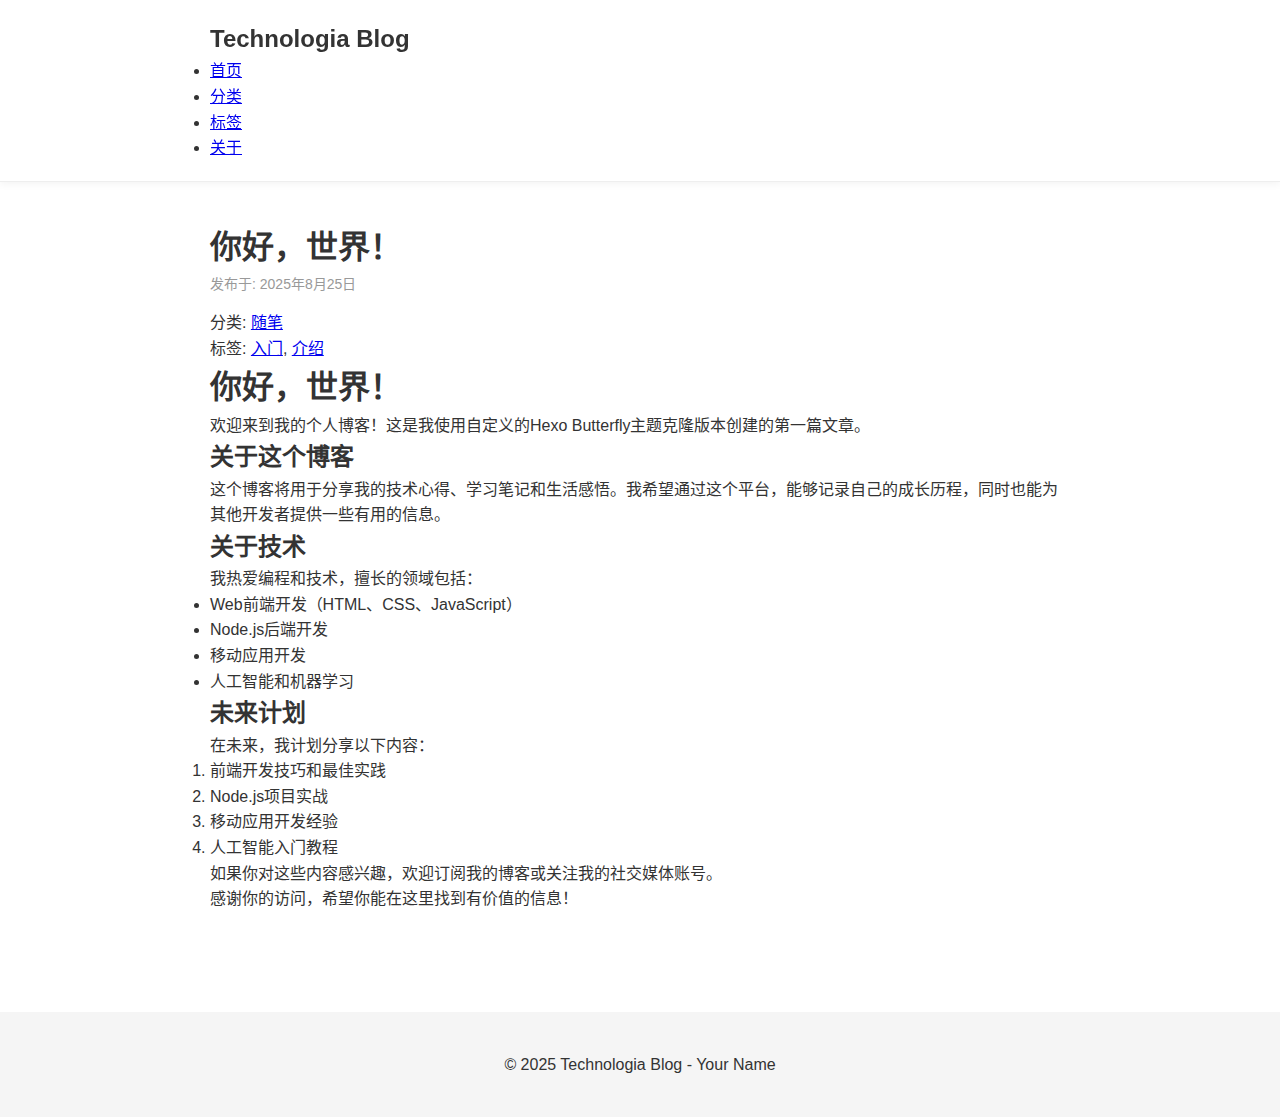
<file: posts/hello-world.html>
<!DOCTYPE html>
<html lang="zh-CN">
<head>
  <meta charset="UTF-8">
  <meta name="viewport" content="width=device-width, initial-scale=1.0">
  <title>你好，世界！ | 这是我的个人博客</title>
  <link rel="stylesheet" href="/css/minimal-style.css">
  <link rel="icon" href="https://videos.openai.com/vg-assets/assets%2Ftask_01k3gax61aec19ncedhck7etz6%2F1756116282_img_1.webp?st=2025-08-25T16%3A31%3A07Z&se=2025-08-31T17%3A31%3A07Z&sks=b&skt=2025-08-25T16%3A31%3A07Z&ske=2025-08-31T17%3A31%3A07Z&sktid=a48cca56-e6da-484e-a814-9c849652bcb3&skoid=3d249c53-07fa-4ba4-9b65-0bf8eb4ea46a&skv=2019-02-02&sv=2018-11-09&sr=b&sp=r&spr=https%2Chttp&sig=JZecvRvcgYYIPIK11t79Pa4H3ciDr7U2hXqfVfkvL8k%3D&az=oaivgprodscus" type="image/x-icon">
</head>
<body>
  <!-- Header -->
  <header class="header">
    <div class="container">
      <div class="header-inner">
        <a href="/" class="logo">Technologia Blog</a>
        <nav class="nav">
          <ul class="menu">
            <li class="menu-item"><a href="/">首页</a></li>
            <li class="menu-item"><a href="/categories">分类</a></li>
            <li class="menu-item"><a href="/tags">标签</a></li>
            <li class="menu-item"><a href="/about">关于</a></li>
          </ul>
        </nav>
      </div>
    </div>
  </header>

  <!-- Main Content -->
  <main class="main">
    <div class="container">
      <div class="content">
        
    <article class="single-post">
      <div class="single-post-header">
        <h1 class="single-post-title">你好，世界！</h1>
        <div class="post-meta">
          <span class="post-date">发布于: 2025年8月25日</span>
        </div>
        
      <div class="post-categories">
        分类: 
          <a href="/categories#%E9%9A%8F%E7%AC%94" class="post-tag">随笔</a>
      </div>
        
      <div class="post-tags">
        标签: 
          <a href="/tags#%E5%85%A5%E9%97%A8" class="post-tag">入门</a>, 
          <a href="/tags#%E4%BB%8B%E7%BB%8D" class="post-tag">介绍</a>
      </div>
      </div>
      <div class="single-post-content">
        <h1 id="你好，世界！">你好，世界！</h1>
<p>欢迎来到我的个人博客！这是我使用自定义的Hexo Butterfly主题克隆版本创建的第一篇文章。</p>
<h2 id="关于这个博客">关于这个博客</h2>
<p>这个博客将用于分享我的技术心得、学习笔记和生活感悟。我希望通过这个平台，能够记录自己的成长历程，同时也能为其他开发者提供一些有用的信息。</p>
<h2 id="关于技术">关于技术</h2>
<p>我热爱编程和技术，擅长的领域包括：</p>
<ul>
<li>Web前端开发（HTML、CSS、JavaScript）</li>
<li>Node.js后端开发</li>
<li>移动应用开发</li>
<li>人工智能和机器学习</li>
</ul>
<h2 id="未来计划">未来计划</h2>
<p>在未来，我计划分享以下内容：</p>
<ol>
<li>前端开发技巧和最佳实践</li>
<li>Node.js项目实战</li>
<li>移动应用开发经验</li>
<li>人工智能入门教程</li>
</ol>
<p>如果你对这些内容感兴趣，欢迎订阅我的博客或关注我的社交媒体账号。</p>
<p>感谢你的访问，希望你能在这里找到有价值的信息！</p>

      </div>
    </article>
      </div>
    </div>
  </main>

  <!-- Footer -->
  <footer class="footer">
    <div class="container">
      <div class="footer-content">
        <p class="footer-copyright">© 2025 Technologia Blog - Your Name</p>
      </div>
    </div>
  </footer>
</body>
</html>
</file>
<file: css/minimal-style.css>
/* 简约、大气、扁平化的博客样式 */

/* 全局样式 */
* {
  box-sizing: border-box;
  margin: 0;
  padding: 0;
}

body {
  font-family: -apple-system, BlinkMacSystemFont, 'Segoe UI', Roboto, Oxygen, Ubuntu, Cantarell, 'Open Sans', 'Helvetica Neue', sans-serif;
  line-height: 1.6;
  color: #333;
  background-color: #fff;
  padding: 0;
  margin: 0;
}

/* 容器样式 */
.container {
  max-width: 900px;
  margin: 0 auto;
  padding: 0 20px;
}

/* 页眉样式 */
.header {
  background-color: #fff;
  border-bottom: 1px solid #eee;
  padding: 20px 0;
  position: sticky;
  top: 0;
  z-index: 100;
  box-shadow: 0 2px 8px rgba(0, 0, 0, 0.05);
}

.header-content {
  display: flex;
  justify-content: space-between;
  align-items: center;
}

.logo {
  font-size: 24px;
  font-weight: 700;
  color: #333;
  text-decoration: none;
}

/* 导航样式 */
.nav {
  display: flex;
  gap: 20px;
}

.nav-link {
  color: #666;
  text-decoration: none;
  font-size: 16px;
  font-weight: 500;
  transition: color 0.3s ease;
}

.nav-link:hover {
  color: #333;
}

.nav-link.active {
  color: #333;
  border-bottom: 2px solid #333;
}

/* 主要内容样式 */
.main {
  padding: 40px 0;
}

/* 文章列表样式 */
.post-list {
  display: flex;
  flex-direction: column;
  gap: 30px;
}

.post-item {
  padding: 20px;
  background-color: #fff;
  border-radius: 8px;
  box-shadow: 0 2px 10px rgba(0, 0, 0, 0.05);
  transition: transform 0.3s ease, box-shadow 0.3s ease;
}

.post-item:hover {
  transform: translateY(-2px);
  box-shadow: 0 5px 15px rgba(0, 0, 0, 0.1);
}

.post-title {
  font-size: 22px;
  font-weight: 600;
  margin-bottom: 10px;
}

.post-title a {
  color: #333;
  text-decoration: none;
  transition: color 0.3s ease;
}

.post-title a:hover {
  color: #0066cc;
}

.post-meta {
  font-size: 14px;
  color: #999;
  margin-bottom: 15px;
}

.post-excerpt {
  color: #666;
  margin-bottom: 15px;
}

.read-more {
  display: inline-block;
  color: #0066cc;
  text-decoration: none;
  font-weight: 500;
  transition: color 0.3s ease;
}

.read-more:hover {
  color: #004d99;
}

/* 文章内容样式 */
.post-content {
  background-color: #fff;
  padding: 40px;
  border-radius: 8px;
  box-shadow: 0 2px 10px rgba(0, 0, 0, 0.05);
}

.post-header {
  margin-bottom: 30px;
}

.post-content h1, .post-content h2, .post-content h3 {
  margin-top: 30px;
  margin-bottom: 15px;
  color: #333;
}

.post-content p {
  margin-bottom: 20px;
  color: #666;
}

.post-content a {
  color: #0066cc;
  text-decoration: none;
}

.post-content a:hover {
  text-decoration: underline;
}

.post-content ul, .post-content ol {
  margin-bottom: 20px;
  padding-left: 20px;
}

.post-content img {
  max-width: 100%;
  height: auto;
  border-radius: 4px;
  margin: 20px 0;
}

/* 分类和标签样式 */
.categories, .tags {
  margin-bottom: 20px;
}

.categories-label, .tags-label {
  font-size: 14px;
  color: #999;
  margin-right: 10px;
}

.category-link, .tag-link {
  display: inline-block;
  background-color: #f5f5f5;
  color: #666;
  text-decoration: none;
  padding: 4px 10px;
  border-radius: 16px;
  font-size: 14px;
  margin-right: 10px;
  margin-bottom: 10px;
  transition: all 0.3s ease;
}

.category-link:hover, .tag-link:hover {
  background-color: #e0e0e0;
  color: #333;
}

/* 分页样式 */
.pagination {
  display: flex;
  justify-content: center;
  margin-top: 40px;
  gap: 10px;
}

.pagination-link {
  display: inline-block;
  padding: 8px 16px;
  background-color: #f5f5f5;
  color: #666;
  text-decoration: none;
  border-radius: 4px;
  transition: all 0.3s ease;
}

.pagination-link:hover, .pagination-link.active {
  background-color: #333;
  color: #fff;
}

/* 页脚样式 */
.footer {
  background-color: #f5f5f5;
  padding: 40px 0;
  text-align: center;
  margin-top: 60px;
}

.footer-content {
  max-width: 900px;
  margin: 0 auto;
  padding: 0 20px;
}

.footer-text {
  color: #999;
  font-size: 14px;
}

/* 关于页面样式 */
.about-content {
  background-color: #fff;
  padding: 40px;
  border-radius: 8px;
  box-shadow: 0 2px 10px rgba(0, 0, 0, 0.05);
}

.author-info {
  display: flex;
  align-items: center;
  margin-bottom: 30px;
}

.author-avatar {
  width: 100px;
  height: 100px;
  border-radius: 50%;
  margin-right: 20px;
}

.author-details h2 {
  margin: 0 0 10px 0;
}

.author-details p {
  color: #666;
  margin: 0;
}

/* 404页面样式 */
.not-found {
  text-align: center;
  padding: 80px 20px;
}

.not-found-title {
  font-size: 80px;
  font-weight: 700;
  color: #333;
  margin-bottom: 20px;
}

.not-found-message {
  font-size: 18px;
  color: #666;
  margin-bottom: 30px;
}

.not-found-link {
  display: inline-block;
  padding: 12px 24px;
  background-color: #333;
  color: #fff;
  text-decoration: none;
  border-radius: 4px;
  transition: background-color 0.3s ease;
}

.not-found-link:hover {
  background-color: #555;
}

/* 响应式样式 */
@media (max-width: 768px) {
  .header-content {
    flex-direction: column;
    gap: 15px;
  }
  
  .nav {
    flex-wrap: wrap;
    justify-content: center;
  }
  
  .post-content, .about-content {
    padding: 20px;
  }
  
  .not-found-title {
    font-size: 60px;
  }
}

@media (max-width: 480px) {
  .logo {
    font-size: 20px;
  }
  
  .nav-link {
    font-size: 14px;
  }
  
  .post-title {
    font-size: 20px;
  }
  
  .not-found-title {
    font-size: 48px;
  }
  
  .not-found-message {
    font-size: 16px;
  }
}
</file>
<file: _next/static/css/61bb2c97da34a34a.css>
pre code.hljs{display:block;overflow-x:auto;padding:1em}code.hljs{padding:3px 5px}.hljs-comment,.hljs-quote{color:#7285b7}.hljs-deletion,.hljs-name,.hljs-regexp,.hljs-selector-class,.hljs-selector-id,.hljs-tag,.hljs-template-variable,.hljs-variable{color:#ff9da4}.hljs-built_in,.hljs-link,.hljs-literal,.hljs-meta,.hljs-number,.hljs-params,.hljs-type{color:#ffc58f}.hljs-attribute{color:#ffeead}.hljs-addition,.hljs-bullet,.hljs-string,.hljs-symbol{color:#d1f1a9}.hljs-section,.hljs-title{color:#bbdaff}.hljs-keyword,.hljs-selector-tag{color:#ebbbff}.hljs{background:#002451;color:#fff}.hljs-emphasis{font-style:italic}.hljs-strong{font-weight:700}
</file>
<file: _next/static/css/1c1fccc2d4b3e728.css>
/*
! tailwindcss v3.4.1 | MIT License | https://tailwindcss.com
*/*,:after,:before{box-sizing:border-box;border:0 solid #e5e7eb}:after,:before{--tw-content:""}:host,html{line-height:1.5;-webkit-text-size-adjust:100%;-moz-tab-size:4;-o-tab-size:4;tab-size:4;font-family:ui-sans-serif,system-ui,sans-serif,Apple Color Emoji,Segoe UI Emoji,Segoe UI Symbol,Noto Color Emoji;font-feature-settings:normal;font-variation-settings:normal;-webkit-tap-highlight-color:transparent}body{margin:0;line-height:inherit}hr{height:0;color:inherit;border-top-width:1px}abbr:where([title]){-webkit-text-decoration:underline dotted;text-decoration:underline dotted}h1,h2,h3,h4,h5,h6{font-size:inherit;font-weight:inherit}a{color:inherit;text-decoration:inherit}b,strong{font-weight:bolder}code,kbd,pre,samp{font-family:ui-monospace,SFMono-Regular,Menlo,Monaco,Consolas,Liberation Mono,Courier New,monospace;font-feature-settings:normal;font-variation-settings:normal;font-size:1em}small{font-size:80%}sub,sup{font-size:75%;line-height:0;position:relative;vertical-align:baseline}sub{bottom:-.25em}sup{top:-.5em}table{text-indent:0;border-color:inherit;border-collapse:collapse}button,input,optgroup,select,textarea{font-family:inherit;font-feature-settings:inherit;font-variation-settings:inherit;font-size:100%;font-weight:inherit;line-height:inherit;color:inherit;margin:0;padding:0}button,select{text-transform:none}[type=button],[type=reset],[type=submit],button{-webkit-appearance:button;background-color:transparent;background-image:none}:-moz-focusring{outline:auto}:-moz-ui-invalid{box-shadow:none}progress{vertical-align:baseline}::-webkit-inner-spin-button,::-webkit-outer-spin-button{height:auto}[type=search]{-webkit-appearance:textfield;outline-offset:-2px}::-webkit-search-decoration{-webkit-appearance:none}::-webkit-file-upload-button{-webkit-appearance:button;font:inherit}summary{display:list-item}blockquote,dd,dl,figure,h1,h2,h3,h4,h5,h6,hr,p,pre{margin:0}fieldset{margin:0}fieldset,legend{padding:0}menu,ol,ul{list-style:none;margin:0;padding:0}dialog{padding:0}textarea{resize:vertical}input::-moz-placeholder,textarea::-moz-placeholder{opacity:1;color:#9ca3af}input::placeholder,textarea::placeholder{opacity:1;color:#9ca3af}[role=button],button{cursor:pointer}:disabled{cursor:default}audio,canvas,embed,iframe,img,object,svg,video{display:block;vertical-align:middle}img,video{max-width:100%;height:auto}[hidden]{display:none}*,:after,:before{--tw-border-spacing-x:0;--tw-border-spacing-y:0;--tw-translate-x:0;--tw-translate-y:0;--tw-rotate:0;--tw-skew-x:0;--tw-skew-y:0;--tw-scale-x:1;--tw-scale-y:1;--tw-pan-x: ;--tw-pan-y: ;--tw-pinch-zoom: ;--tw-scroll-snap-strictness:proximity;--tw-gradient-from-position: ;--tw-gradient-via-position: ;--tw-gradient-to-position: ;--tw-ordinal: ;--tw-slashed-zero: ;--tw-numeric-figure: ;--tw-numeric-spacing: ;--tw-numeric-fraction: ;--tw-ring-inset: ;--tw-ring-offset-width:0px;--tw-ring-offset-color:#fff;--tw-ring-color:rgba(59,130,246,.5);--tw-ring-offset-shadow:0 0 #0000;--tw-ring-shadow:0 0 #0000;--tw-shadow:0 0 #0000;--tw-shadow-colored:0 0 #0000;--tw-blur: ;--tw-brightness: ;--tw-contrast: ;--tw-grayscale: ;--tw-hue-rotate: ;--tw-invert: ;--tw-saturate: ;--tw-sepia: ;--tw-drop-shadow: ;--tw-backdrop-blur: ;--tw-backdrop-brightness: ;--tw-backdrop-contrast: ;--tw-backdrop-grayscale: ;--tw-backdrop-hue-rotate: ;--tw-backdrop-invert: ;--tw-backdrop-opacity: ;--tw-backdrop-saturate: ;--tw-backdrop-sepia: }::backdrop{--tw-border-spacing-x:0;--tw-border-spacing-y:0;--tw-translate-x:0;--tw-translate-y:0;--tw-rotate:0;--tw-skew-x:0;--tw-skew-y:0;--tw-scale-x:1;--tw-scale-y:1;--tw-pan-x: ;--tw-pan-y: ;--tw-pinch-zoom: ;--tw-scroll-snap-strictness:proximity;--tw-gradient-from-position: ;--tw-gradient-via-position: ;--tw-gradient-to-position: ;--tw-ordinal: ;--tw-slashed-zero: ;--tw-numeric-figure: ;--tw-numeric-spacing: ;--tw-numeric-fraction: ;--tw-ring-inset: ;--tw-ring-offset-width:0px;--tw-ring-offset-color:#fff;--tw-ring-color:rgba(59,130,246,.5);--tw-ring-offset-shadow:0 0 #0000;--tw-ring-shadow:0 0 #0000;--tw-shadow:0 0 #0000;--tw-shadow-colored:0 0 #0000;--tw-blur: ;--tw-brightness: ;--tw-contrast: ;--tw-grayscale: ;--tw-hue-rotate: ;--tw-invert: ;--tw-saturate: ;--tw-sepia: ;--tw-drop-shadow: ;--tw-backdrop-blur: ;--tw-backdrop-brightness: ;--tw-backdrop-contrast: ;--tw-backdrop-grayscale: ;--tw-backdrop-hue-rotate: ;--tw-backdrop-invert: ;--tw-backdrop-opacity: ;--tw-backdrop-saturate: ;--tw-backdrop-sepia: }.container{width:100%}@media (min-width:640px){.container{max-width:640px}}@media (min-width:768px){.container{max-width:768px}}@media (min-width:1024px){.container{max-width:1024px}}@media (min-width:1280px){.container{max-width:1280px}}@media (min-width:1536px){.container{max-width:1536px}}.prose{color:var(--tw-prose-body);max-width:65ch}.prose :where(p):not(:where([class~=not-prose],[class~=not-prose] *)){margin-top:1.25em;margin-bottom:1.25em}.prose :where([class~=lead]):not(:where([class~=not-prose],[class~=not-prose] *)){color:var(--tw-prose-lead);font-size:1.25em;line-height:1.6;margin-top:1.2em;margin-bottom:1.2em}.prose :where(a):not(:where([class~=not-prose],[class~=not-prose] *)){color:var(--tw-prose-links);text-decoration:underline;font-weight:500}.prose :where(strong):not(:where([class~=not-prose],[class~=not-prose] *)){color:var(--tw-prose-bold);font-weight:600}.prose :where(a strong):not(:where([class~=not-prose],[class~=not-prose] *)){color:inherit}.prose :where(blockquote strong):not(:where([class~=not-prose],[class~=not-prose] *)){color:inherit}.prose :where(thead th strong):not(:where([class~=not-prose],[class~=not-prose] *)){color:inherit}.prose :where(ol):not(:where([class~=not-prose],[class~=not-prose] *)){list-style-type:decimal;margin-top:1.25em;margin-bottom:1.25em;padding-left:1.625em}.prose :where(ol[type=A]):not(:where([class~=not-prose],[class~=not-prose] *)){list-style-type:upper-alpha}.prose :where(ol[type=a]):not(:where([class~=not-prose],[class~=not-prose] *)){list-style-type:lower-alpha}.prose :where(ol[type=A s]):not(:where([class~=not-prose],[class~=not-prose] *)){list-style-type:upper-alpha}.prose :where(ol[type=a s]):not(:where([class~=not-prose],[class~=not-prose] *)){list-style-type:lower-alpha}.prose :where(ol[type=I]):not(:where([class~=not-prose],[class~=not-prose] *)){list-style-type:upper-roman}.prose :where(ol[type=i]):not(:where([class~=not-prose],[class~=not-prose] *)){list-style-type:lower-roman}.prose :where(ol[type=I s]):not(:where([class~=not-prose],[class~=not-prose] *)){list-style-type:upper-roman}.prose :where(ol[type=i s]):not(:where([class~=not-prose],[class~=not-prose] *)){list-style-type:lower-roman}.prose :where(ol[type="1"]):not(:where([class~=not-prose],[class~=not-prose] *)){list-style-type:decimal}.prose :where(ul):not(:where([class~=not-prose],[class~=not-prose] *)){list-style-type:disc;margin-top:1.25em;margin-bottom:1.25em;padding-left:1.625em}.prose :where(ol>li):not(:where([class~=not-prose],[class~=not-prose] *))::marker{font-weight:400;color:var(--tw-prose-counters)}.prose :where(ul>li):not(:where([class~=not-prose],[class~=not-prose] *))::marker{color:var(--tw-prose-bullets)}.prose :where(dt):not(:where([class~=not-prose],[class~=not-prose] *)){color:var(--tw-prose-headings);font-weight:600;margin-top:1.25em}.prose :where(hr):not(:where([class~=not-prose],[class~=not-prose] *)){border-color:var(--tw-prose-hr);border-top-width:1px;margin-top:3em;margin-bottom:3em}.prose :where(blockquote):not(:where([class~=not-prose],[class~=not-prose] *)){font-weight:500;font-style:italic;color:var(--tw-prose-quotes);border-left-width:.25rem;border-left-color:var(--tw-prose-quote-borders);quotes:"\201C""\201D""\2018""\2019";margin-top:1.6em;margin-bottom:1.6em;padding-left:1em}.prose :where(blockquote p:first-of-type):not(:where([class~=not-prose],[class~=not-prose] *)):before{content:open-quote}.prose :where(blockquote p:last-of-type):not(:where([class~=not-prose],[class~=not-prose] *)):after{content:close-quote}.prose :where(h1):not(:where([class~=not-prose],[class~=not-prose] *)){color:var(--tw-prose-headings);font-weight:800;font-size:2.25em;margin-top:0;margin-bottom:.8888889em;line-height:1.1111111}.prose :where(h1 strong):not(:where([class~=not-prose],[class~=not-prose] *)){font-weight:900;color:inherit}.prose :where(h2):not(:where([class~=not-prose],[class~=not-prose] *)){color:var(--tw-prose-headings);font-weight:700;font-size:1.5em;margin-top:2em;margin-bottom:1em;line-height:1.3333333}.prose :where(h2 strong):not(:where([class~=not-prose],[class~=not-prose] *)){font-weight:800;color:inherit}.prose :where(h3):not(:where([class~=not-prose],[class~=not-prose] *)){color:var(--tw-prose-headings);font-weight:600;font-size:1.25em;margin-top:1.6em;margin-bottom:.6em;line-height:1.6}.prose :where(h3 strong):not(:where([class~=not-prose],[class~=not-prose] *)){font-weight:700;color:inherit}.prose :where(h4):not(:where([class~=not-prose],[class~=not-prose] *)){color:var(--tw-prose-headings);font-weight:600;margin-top:1.5em;margin-bottom:.5em;line-height:1.5}.prose :where(h4 strong):not(:where([class~=not-prose],[class~=not-prose] *)){font-weight:700;color:inherit}.prose :where(img):not(:where([class~=not-prose],[class~=not-prose] *)){margin-top:2em;margin-bottom:2em}.prose :where(picture):not(:where([class~=not-prose],[class~=not-prose] *)){display:block;margin-top:2em;margin-bottom:2em}.prose :where(kbd):not(:where([class~=not-prose],[class~=not-prose] *)){font-weight:500;font-family:inherit;color:var(--tw-prose-kbd);box-shadow:0 0 0 1px rgb(var(--tw-prose-kbd-shadows)/10%),0 3px 0 rgb(var(--tw-prose-kbd-shadows)/10%);font-size:.875em;border-radius:.3125rem;padding:.1875em .375em}.prose :where(code):not(:where([class~=not-prose],[class~=not-prose] *)){color:var(--tw-prose-code);font-weight:600;font-size:.875em}.prose :where(code):not(:where([class~=not-prose],[class~=not-prose] *)):before{content:"`"}.prose :where(code):not(:where([class~=not-prose],[class~=not-prose] *)):after{content:"`"}.prose :where(a code):not(:where([class~=not-prose],[class~=not-prose] *)){color:inherit}.prose :where(h1 code):not(:where([class~=not-prose],[class~=not-prose] *)){color:inherit}.prose :where(h2 code):not(:where([class~=not-prose],[class~=not-prose] *)){color:inherit;font-size:.875em}.prose :where(h3 code):not(:where([class~=not-prose],[class~=not-prose] *)){color:inherit;font-size:.9em}.prose :where(h4 code):not(:where([class~=not-prose],[class~=not-prose] *)){color:inherit}.prose :where(blockquote code):not(:where([class~=not-prose],[class~=not-prose] *)){color:inherit}.prose :where(thead th code):not(:where([class~=not-prose],[class~=not-prose] *)){color:inherit}.prose :where(pre):not(:where([class~=not-prose],[class~=not-prose] *)){color:var(--tw-prose-pre-code);background-color:var(--tw-prose-pre-bg);overflow-x:auto;font-weight:400;font-size:.875em;line-height:1.7142857;margin-top:1.7142857em;margin-bottom:1.7142857em;border-radius:.375rem;padding:.8571429em 1.1428571em}.prose :where(pre code):not(:where([class~=not-prose],[class~=not-prose] *)){background-color:transparent;border-width:0;border-radius:0;padding:0;font-weight:inherit;color:inherit;font-size:inherit;font-family:inherit;line-height:inherit}.prose :where(pre code):not(:where([class~=not-prose],[class~=not-prose] *)):before{content:none}.prose :where(pre code):not(:where([class~=not-prose],[class~=not-prose] *)):after{content:none}.prose :where(table):not(:where([class~=not-prose],[class~=not-prose] *)){width:100%;table-layout:auto;text-align:left;margin-top:2em;margin-bottom:2em;font-size:.875em;line-height:1.7142857}.prose :where(thead):not(:where([class~=not-prose],[class~=not-prose] *)){border-bottom-width:1px;border-bottom-color:var(--tw-prose-th-borders)}.prose :where(thead th):not(:where([class~=not-prose],[class~=not-prose] *)){color:var(--tw-prose-headings);font-weight:600;vertical-align:bottom;padding-right:.5714286em;padding-bottom:.5714286em;padding-left:.5714286em}.prose :where(tbody tr):not(:where([class~=not-prose],[class~=not-prose] *)){border-bottom-width:1px;border-bottom-color:var(--tw-prose-td-borders)}.prose :where(tbody tr:last-child):not(:where([class~=not-prose],[class~=not-prose] *)){border-bottom-width:0}.prose :where(tbody td):not(:where([class~=not-prose],[class~=not-prose] *)){vertical-align:baseline}.prose :where(tfoot):not(:where([class~=not-prose],[class~=not-prose] *)){border-top-width:1px;border-top-color:var(--tw-prose-th-borders)}.prose :where(tfoot td):not(:where([class~=not-prose],[class~=not-prose] *)){vertical-align:top}.prose :where(figure>*):not(:where([class~=not-prose],[class~=not-prose] *)){margin-top:0;margin-bottom:0}.prose :where(figcaption):not(:where([class~=not-prose],[class~=not-prose] *)){color:var(--tw-prose-captions);font-size:.875em;line-height:1.4285714;margin-top:.8571429em}.prose{--tw-prose-body:#374151;--tw-prose-headings:#111827;--tw-prose-lead:#4b5563;--tw-prose-links:#111827;--tw-prose-bold:#111827;--tw-prose-counters:#6b7280;--tw-prose-bullets:#d1d5db;--tw-prose-hr:#e5e7eb;--tw-prose-quotes:#111827;--tw-prose-quote-borders:#e5e7eb;--tw-prose-captions:#6b7280;--tw-prose-kbd:#111827;--tw-prose-kbd-shadows:17 24 39;--tw-prose-code:#111827;--tw-prose-pre-code:#e5e7eb;--tw-prose-pre-bg:#1f2937;--tw-prose-th-borders:#d1d5db;--tw-prose-td-borders:#e5e7eb;--tw-prose-invert-body:#d1d5db;--tw-prose-invert-headings:#fff;--tw-prose-invert-lead:#9ca3af;--tw-prose-invert-links:#fff;--tw-prose-invert-bold:#fff;--tw-prose-invert-counters:#9ca3af;--tw-prose-invert-bullets:#4b5563;--tw-prose-invert-hr:#374151;--tw-prose-invert-quotes:#f3f4f6;--tw-prose-invert-quote-borders:#374151;--tw-prose-invert-captions:#9ca3af;--tw-prose-invert-kbd:#fff;--tw-prose-invert-kbd-shadows:255 255 255;--tw-prose-invert-code:#fff;--tw-prose-invert-pre-code:#d1d5db;--tw-prose-invert-pre-bg:rgba(0,0,0,.5);--tw-prose-invert-th-borders:#4b5563;--tw-prose-invert-td-borders:#374151;font-size:1rem;line-height:1.75}.prose :where(picture>img):not(:where([class~=not-prose],[class~=not-prose] *)){margin-top:0;margin-bottom:0}.prose :where(video):not(:where([class~=not-prose],[class~=not-prose] *)){margin-top:2em;margin-bottom:2em}.prose :where(li):not(:where([class~=not-prose],[class~=not-prose] *)){margin-top:.5em;margin-bottom:.5em}.prose :where(ol>li):not(:where([class~=not-prose],[class~=not-prose] *)){padding-left:.375em}.prose :where(ul>li):not(:where([class~=not-prose],[class~=not-prose] *)){padding-left:.375em}.prose :where(.prose>ul>li p):not(:where([class~=not-prose],[class~=not-prose] *)){margin-top:.75em;margin-bottom:.75em}.prose :where(.prose>ul>li>:first-child):not(:where([class~=not-prose],[class~=not-prose] *)){margin-top:1.25em}.prose :where(.prose>ul>li>:last-child):not(:where([class~=not-prose],[class~=not-prose] *)){margin-bottom:1.25em}.prose :where(.prose>ol>li>:first-child):not(:where([class~=not-prose],[class~=not-prose] *)){margin-top:1.25em}.prose :where(.prose>ol>li>:last-child):not(:where([class~=not-prose],[class~=not-prose] *)){margin-bottom:1.25em}.prose :where(ul ul,ul ol,ol ul,ol ol):not(:where([class~=not-prose],[class~=not-prose] *)){margin-top:.75em;margin-bottom:.75em}.prose :where(dl):not(:where([class~=not-prose],[class~=not-prose] *)){margin-top:1.25em;margin-bottom:1.25em}.prose :where(dd):not(:where([class~=not-prose],[class~=not-prose] *)){margin-top:.5em;padding-left:1.625em}.prose :where(hr+*):not(:where([class~=not-prose],[class~=not-prose] *)){margin-top:0}.prose :where(h2+*):not(:where([class~=not-prose],[class~=not-prose] *)){margin-top:0}.prose :where(h3+*):not(:where([class~=not-prose],[class~=not-prose] *)){margin-top:0}.prose :where(h4+*):not(:where([class~=not-prose],[class~=not-prose] *)){margin-top:0}.prose :where(thead th:first-child):not(:where([class~=not-prose],[class~=not-prose] *)){padding-left:0}.prose :where(thead th:last-child):not(:where([class~=not-prose],[class~=not-prose] *)){padding-right:0}.prose :where(tbody td,tfoot td):not(:where([class~=not-prose],[class~=not-prose] *)){padding:.5714286em}.prose :where(tbody td:first-child,tfoot td:first-child):not(:where([class~=not-prose],[class~=not-prose] *)){padding-left:0}.prose :where(tbody td:last-child,tfoot td:last-child):not(:where([class~=not-prose],[class~=not-prose] *)){padding-right:0}.prose :where(figure):not(:where([class~=not-prose],[class~=not-prose] *)){margin-top:2em;margin-bottom:2em}.prose :where(.prose>:first-child):not(:where([class~=not-prose],[class~=not-prose] *)){margin-top:0}.prose :where(.prose>:last-child):not(:where([class~=not-prose],[class~=not-prose] *)){margin-bottom:0}.prose-lg{font-size:1.125rem;line-height:1.7777778}.prose-lg :where(p):not(:where([class~=not-prose],[class~=not-prose] *)){margin-top:1.3333333em;margin-bottom:1.3333333em}.prose-lg :where([class~=lead]):not(:where([class~=not-prose],[class~=not-prose] *)){font-size:1.2222222em;line-height:1.4545455;margin-top:1.0909091em;margin-bottom:1.0909091em}.prose-lg :where(blockquote):not(:where([class~=not-prose],[class~=not-prose] *)){margin-top:1.6666667em;margin-bottom:1.6666667em;padding-left:1em}.prose-lg :where(h1):not(:where([class~=not-prose],[class~=not-prose] *)){font-size:2.6666667em;margin-top:0;margin-bottom:.8333333em;line-height:1}.prose-lg :where(h2):not(:where([class~=not-prose],[class~=not-prose] *)){font-size:1.6666667em;margin-top:1.8666667em;margin-bottom:1.0666667em;line-height:1.3333333}.prose-lg :where(h3):not(:where([class~=not-prose],[class~=not-prose] *)){font-size:1.3333333em;margin-top:1.6666667em;margin-bottom:.6666667em;line-height:1.5}.prose-lg :where(h4):not(:where([class~=not-prose],[class~=not-prose] *)){margin-top:1.7777778em;margin-bottom:.4444444em;line-height:1.5555556}.prose-lg :where(img):not(:where([class~=not-prose],[class~=not-prose] *)){margin-top:1.7777778em;margin-bottom:1.7777778em}.prose-lg :where(picture):not(:where([class~=not-prose],[class~=not-prose] *)){margin-top:1.7777778em;margin-bottom:1.7777778em}.prose-lg :where(picture>img):not(:where([class~=not-prose],[class~=not-prose] *)){margin-top:0;margin-bottom:0}.prose-lg :where(video):not(:where([class~=not-prose],[class~=not-prose] *)){margin-top:1.7777778em;margin-bottom:1.7777778em}.prose-lg :where(kbd):not(:where([class~=not-prose],[class~=not-prose] *)){font-size:.8888889em;border-radius:.3125rem;padding:.2222222em .4444444em}.prose-lg :where(code):not(:where([class~=not-prose],[class~=not-prose] *)){font-size:.8888889em}.prose-lg :where(h2 code):not(:where([class~=not-prose],[class~=not-prose] *)){font-size:.8666667em}.prose-lg :where(h3 code):not(:where([class~=not-prose],[class~=not-prose] *)){font-size:.875em}.prose-lg :where(pre):not(:where([class~=not-prose],[class~=not-prose] *)){font-size:.8888889em;line-height:1.75;margin-top:2em;margin-bottom:2em;border-radius:.375rem;padding:1em 1.5em}.prose-lg :where(ol):not(:where([class~=not-prose],[class~=not-prose] *)){margin-top:1.3333333em;margin-bottom:1.3333333em;padding-left:1.5555556em}.prose-lg :where(ul):not(:where([class~=not-prose],[class~=not-prose] *)){margin-top:1.3333333em;margin-bottom:1.3333333em;padding-left:1.5555556em}.prose-lg :where(li):not(:where([class~=not-prose],[class~=not-prose] *)){margin-top:.6666667em;margin-bottom:.6666667em}.prose-lg :where(ol>li):not(:where([class~=not-prose],[class~=not-prose] *)){padding-left:.4444444em}.prose-lg :where(ul>li):not(:where([class~=not-prose],[class~=not-prose] *)){padding-left:.4444444em}.prose-lg :where(.prose-lg>ul>li p):not(:where([class~=not-prose],[class~=not-prose] *)){margin-top:.8888889em;margin-bottom:.8888889em}.prose-lg :where(.prose-lg>ul>li>:first-child):not(:where([class~=not-prose],[class~=not-prose] *)){margin-top:1.3333333em}.prose-lg :where(.prose-lg>ul>li>:last-child):not(:where([class~=not-prose],[class~=not-prose] *)){margin-bottom:1.3333333em}.prose-lg :where(.prose-lg>ol>li>:first-child):not(:where([class~=not-prose],[class~=not-prose] *)){margin-top:1.3333333em}.prose-lg :where(.prose-lg>ol>li>:last-child):not(:where([class~=not-prose],[class~=not-prose] *)){margin-bottom:1.3333333em}.prose-lg :where(ul ul,ul ol,ol ul,ol ol):not(:where([class~=not-prose],[class~=not-prose] *)){margin-top:.8888889em;margin-bottom:.8888889em}.prose-lg :where(dl):not(:where([class~=not-prose],[class~=not-prose] *)){margin-top:1.3333333em;margin-bottom:1.3333333em}.prose-lg :where(dt):not(:where([class~=not-prose],[class~=not-prose] *)){margin-top:1.3333333em}.prose-lg :where(dd):not(:where([class~=not-prose],[class~=not-prose] *)){margin-top:.6666667em;padding-left:1.5555556em}.prose-lg :where(hr):not(:where([class~=not-prose],[class~=not-prose] *)){margin-top:3.1111111em;margin-bottom:3.1111111em}.prose-lg :where(hr+*):not(:where([class~=not-prose],[class~=not-prose] *)){margin-top:0}.prose-lg :where(h2+*):not(:where([class~=not-prose],[class~=not-prose] *)){margin-top:0}.prose-lg :where(h3+*):not(:where([class~=not-prose],[class~=not-prose] *)){margin-top:0}.prose-lg :where(h4+*):not(:where([class~=not-prose],[class~=not-prose] *)){margin-top:0}.prose-lg :where(table):not(:where([class~=not-prose],[class~=not-prose] *)){font-size:.8888889em;line-height:1.5}.prose-lg :where(thead th):not(:where([class~=not-prose],[class~=not-prose] *)){padding-right:.75em;padding-bottom:.75em;padding-left:.75em}.prose-lg :where(thead th:first-child):not(:where([class~=not-prose],[class~=not-prose] *)){padding-left:0}.prose-lg :where(thead th:last-child):not(:where([class~=not-prose],[class~=not-prose] *)){padding-right:0}.prose-lg :where(tbody td,tfoot td):not(:where([class~=not-prose],[class~=not-prose] *)){padding:.75em}.prose-lg :where(tbody td:first-child,tfoot td:first-child):not(:where([class~=not-prose],[class~=not-prose] *)){padding-left:0}.prose-lg :where(tbody td:last-child,tfoot td:last-child):not(:where([class~=not-prose],[class~=not-prose] *)){padding-right:0}.prose-lg :where(figure):not(:where([class~=not-prose],[class~=not-prose] *)){margin-top:1.7777778em;margin-bottom:1.7777778em}.prose-lg :where(figure>*):not(:where([class~=not-prose],[class~=not-prose] *)){margin-top:0;margin-bottom:0}.prose-lg :where(figcaption):not(:where([class~=not-prose],[class~=not-prose] *)){font-size:.8888889em;line-height:1.5;margin-top:1em}.prose-lg :where(.prose-lg>:first-child):not(:where([class~=not-prose],[class~=not-prose] *)){margin-top:0}.prose-lg :where(.prose-lg>:last-child):not(:where([class~=not-prose],[class~=not-prose] *)){margin-bottom:0}.sr-only{position:absolute;width:1px;height:1px;padding:0;margin:-1px;overflow:hidden;clip:rect(0,0,0,0);white-space:nowrap;border-width:0}.static{position:static}.absolute{position:absolute}.relative{position:relative}.sticky{position:sticky}.left-3{left:.75rem}.left-4{left:1rem}.right-2{right:.5rem}.right-4{right:1rem}.top-0{top:0}.top-1\/2{top:50%}.top-3{top:.75rem}.top-4{top:1rem}.z-50{z-index:50}.mx-2{margin-left:.5rem;margin-right:.5rem}.mx-auto{margin-left:auto;margin-right:auto}.my-6{margin-top:1.5rem;margin-bottom:1.5rem}.-ml-1{margin-left:-.25rem}.mb-1{margin-bottom:.25rem}.mb-12{margin-bottom:3rem}.mb-2{margin-bottom:.5rem}.mb-3{margin-bottom:.75rem}.mb-4{margin-bottom:1rem}.mb-6{margin-bottom:1.5rem}.mb-8{margin-bottom:2rem}.ml-2{margin-left:.5rem}.mr-2{margin-right:.5rem}.mr-3{margin-right:.75rem}.mt-1{margin-top:.25rem}.mt-12{margin-top:3rem}.mt-2{margin-top:.5rem}.mt-4{margin-top:1rem}.mt-6{margin-top:1.5rem}.mt-8{margin-top:2rem}.line-clamp-2{overflow:hidden;display:-webkit-box;-webkit-box-orient:vertical;-webkit-line-clamp:2}.block{display:block}.inline-block{display:inline-block}.inline{display:inline}.flex{display:flex}.inline-flex{display:inline-flex}.grid{display:grid}.hidden{display:none}.h-10{height:2.5rem}.h-12{height:3rem}.h-16{height:4rem}.h-24{height:6rem}.h-4{height:1rem}.h-48{height:12rem}.h-5{height:1.25rem}.h-6{height:1.5rem}.h-8{height:2rem}.h-px{height:1px}.min-h-screen{min-height:100vh}.w-10{width:2.5rem}.w-12{width:3rem}.w-24{width:6rem}.w-4{width:1rem}.w-5{width:1.25rem}.w-6{width:1.5rem}.w-8{width:2rem}.w-full{width:100%}.max-w-2xl{max-width:42rem}.max-w-3xl{max-width:48rem}.max-w-4xl{max-width:56rem}.max-w-7xl{max-width:80rem}.max-w-full{max-width:100%}.max-w-md{max-width:28rem}.max-w-none{max-width:none}.flex-1{flex:1 1 0%}.flex-shrink-0{flex-shrink:0}.-translate-y-1\/2{--tw-translate-y:-50%}.-translate-y-1\/2,.transform{transform:translate(var(--tw-translate-x),var(--tw-translate-y)) rotate(var(--tw-rotate)) skewX(var(--tw-skew-x)) skewY(var(--tw-skew-y)) scaleX(var(--tw-scale-x)) scaleY(var(--tw-scale-y))}@keyframes pulse{50%{opacity:.5}}.animate-pulse{animation:pulse 2s cubic-bezier(.4,0,.6,1) infinite}@keyframes spin{to{transform:rotate(1turn)}}.animate-spin{animation:spin 1s linear infinite}.grid-cols-1{grid-template-columns:repeat(1,minmax(0,1fr))}.grid-cols-2{grid-template-columns:repeat(2,minmax(0,1fr))}.flex-col{flex-direction:column}.flex-wrap{flex-wrap:wrap}.items-start{align-items:flex-start}.items-center{align-items:center}.justify-center{justify-content:center}.justify-between{justify-content:space-between}.gap-2{gap:.5rem}.gap-4{gap:1rem}.gap-6{gap:1.5rem}.gap-8{gap:2rem}.space-x-1>:not([hidden])~:not([hidden]){--tw-space-x-reverse:0;margin-right:calc(.25rem * var(--tw-space-x-reverse));margin-left:calc(.25rem * calc(1 - var(--tw-space-x-reverse)))}.space-x-2>:not([hidden])~:not([hidden]){--tw-space-x-reverse:0;margin-right:calc(.5rem * var(--tw-space-x-reverse));margin-left:calc(.5rem * calc(1 - var(--tw-space-x-reverse)))}.space-x-4>:not([hidden])~:not([hidden]){--tw-space-x-reverse:0;margin-right:calc(1rem * var(--tw-space-x-reverse));margin-left:calc(1rem * calc(1 - var(--tw-space-x-reverse)))}.space-x-6>:not([hidden])~:not([hidden]){--tw-space-x-reverse:0;margin-right:calc(1.5rem * var(--tw-space-x-reverse));margin-left:calc(1.5rem * calc(1 - var(--tw-space-x-reverse)))}.space-y-1>:not([hidden])~:not([hidden]){--tw-space-y-reverse:0;margin-top:calc(.25rem * calc(1 - var(--tw-space-y-reverse)));margin-bottom:calc(.25rem * var(--tw-space-y-reverse))}.space-y-10>:not([hidden])~:not([hidden]){--tw-space-y-reverse:0;margin-top:calc(2.5rem * calc(1 - var(--tw-space-y-reverse)));margin-bottom:calc(2.5rem * var(--tw-space-y-reverse))}.space-y-2>:not([hidden])~:not([hidden]){--tw-space-y-reverse:0;margin-top:calc(.5rem * calc(1 - var(--tw-space-y-reverse)));margin-bottom:calc(.5rem * var(--tw-space-y-reverse))}.space-y-3>:not([hidden])~:not([hidden]){--tw-space-y-reverse:0;margin-top:calc(.75rem * calc(1 - var(--tw-space-y-reverse)));margin-bottom:calc(.75rem * var(--tw-space-y-reverse))}.space-y-4>:not([hidden])~:not([hidden]){--tw-space-y-reverse:0;margin-top:calc(1rem * calc(1 - var(--tw-space-y-reverse)));margin-bottom:calc(1rem * var(--tw-space-y-reverse))}.space-y-6>:not([hidden])~:not([hidden]){--tw-space-y-reverse:0;margin-top:calc(1.5rem * calc(1 - var(--tw-space-y-reverse)));margin-bottom:calc(1.5rem * var(--tw-space-y-reverse))}.space-y-8>:not([hidden])~:not([hidden]){--tw-space-y-reverse:0;margin-top:calc(2rem * calc(1 - var(--tw-space-y-reverse)));margin-bottom:calc(2rem * var(--tw-space-y-reverse))}.overflow-hidden{overflow:hidden}.overflow-x-auto{overflow-x:auto}.scroll-smooth{scroll-behavior:smooth}.whitespace-nowrap{white-space:nowrap}.rounded{border-radius:.25rem}.rounded-2xl{border-radius:1rem}.rounded-full{border-radius:9999px}.rounded-lg{border-radius:.5rem}.rounded-md{border-radius:.375rem}.border{border-width:1px}.border-4{border-width:4px}.border-t{border-top-width:1px}.border-gray-200{--tw-border-opacity:1;border-color:rgb(229 231 235/var(--tw-border-opacity))}.border-gray-300{--tw-border-opacity:1;border-color:rgb(209 213 219/var(--tw-border-opacity))}.border-primary\/30{border-color:rgba(59,130,246,.3)}.border-transparent{border-color:transparent}.border-t-primary{--tw-border-opacity:1;border-top-color:rgb(59 130 246/var(--tw-border-opacity))}.bg-gray-100{--tw-bg-opacity:1;background-color:rgb(243 244 246/var(--tw-bg-opacity))}.bg-gray-200{--tw-bg-opacity:1;background-color:rgb(229 231 235/var(--tw-bg-opacity))}.bg-gray-50,.bg-light-background{--tw-bg-opacity:1;background-color:rgb(249 250 251/var(--tw-bg-opacity))}.bg-primary{--tw-bg-opacity:1;background-color:rgb(59 130 246/var(--tw-bg-opacity))}.bg-primary\/10{background-color:rgba(59,130,246,.1)}.bg-primary\/90{background-color:rgba(59,130,246,.9)}.bg-red-100{--tw-bg-opacity:1;background-color:rgb(254 226 226/var(--tw-bg-opacity))}.bg-white{--tw-bg-opacity:1;background-color:rgb(255 255 255/var(--tw-bg-opacity))}.bg-gradient-to-br{background-image:linear-gradient(to bottom right,var(--tw-gradient-stops))}.bg-gradient-to-r{background-image:linear-gradient(to right,var(--tw-gradient-stops))}.from-primary{--tw-gradient-from:#3b82f6 var(--tw-gradient-from-position);--tw-gradient-to:rgba(59,130,246,0) var(--tw-gradient-to-position);--tw-gradient-stops:var(--tw-gradient-from),var(--tw-gradient-to)}.from-primary\/5{--tw-gradient-from:rgba(59,130,246,.05) var(--tw-gradient-from-position);--tw-gradient-to:rgba(59,130,246,0) var(--tw-gradient-to-position);--tw-gradient-stops:var(--tw-gradient-from),var(--tw-gradient-to)}.to-primary\/10{--tw-gradient-to:rgba(59,130,246,.1) var(--tw-gradient-to-position)}.to-secondary{--tw-gradient-to:#10b981 var(--tw-gradient-to-position)}.bg-clip-text{-webkit-background-clip:text;background-clip:text}.object-cover{-o-object-fit:cover;object-fit:cover}.p-2{padding:.5rem}.p-4{padding:1rem}.p-6{padding:1.5rem}.p-8{padding:2rem}.px-2{padding-left:.5rem;padding-right:.5rem}.px-3{padding-left:.75rem;padding-right:.75rem}.px-4{padding-left:1rem;padding-right:1rem}.px-6{padding-left:1.5rem;padding-right:1.5rem}.py-1{padding-top:.25rem;padding-bottom:.25rem}.py-12{padding-top:3rem;padding-bottom:3rem}.py-2{padding-top:.5rem;padding-bottom:.5rem}.py-3{padding-top:.75rem;padding-bottom:.75rem}.py-4{padding-top:1rem;padding-bottom:1rem}.py-8{padding-top:2rem;padding-bottom:2rem}.pb-6{padding-bottom:1.5rem}.pl-12{padding-left:3rem}.pt-10{padding-top:2.5rem}.pt-8{padding-top:2rem}.text-left{text-align:left}.text-center{text-align:center}.text-2xl{font-size:1.5rem;line-height:2rem}.text-3xl{font-size:1.875rem;line-height:2.25rem}.text-4xl{font-size:2.25rem;line-height:2.5rem}.text-base{font-size:1rem;line-height:1.5rem}.text-lg{font-size:1.125rem;line-height:1.75rem}.text-sm{font-size:.875rem;line-height:1.25rem}.text-xl{font-size:1.25rem;line-height:1.75rem}.text-xs{font-size:.75rem;line-height:1rem}.font-bold{font-weight:700}.font-medium{font-weight:500}.font-semibold{font-weight:600}.uppercase{text-transform:uppercase}.italic{font-style:italic}.leading-tight{line-height:1.25}.tracking-tight{letter-spacing:-.025em}.tracking-wider{letter-spacing:.05em}.text-gray-400{--tw-text-opacity:1;color:rgb(156 163 175/var(--tw-text-opacity))}.text-gray-500{--tw-text-opacity:1;color:rgb(107 114 128/var(--tw-text-opacity))}.text-gray-600{--tw-text-opacity:1;color:rgb(75 85 99/var(--tw-text-opacity))}.text-gray-700{--tw-text-opacity:1;color:rgb(55 65 81/var(--tw-text-opacity))}.text-gray-900,.text-light-text{--tw-text-opacity:1;color:rgb(17 24 39/var(--tw-text-opacity))}.text-primary{--tw-text-opacity:1;color:rgb(59 130 246/var(--tw-text-opacity))}.text-red-500{--tw-text-opacity:1;color:rgb(239 68 68/var(--tw-text-opacity))}.text-red-700{--tw-text-opacity:1;color:rgb(185 28 28/var(--tw-text-opacity))}.text-transparent{color:transparent}.text-white{--tw-text-opacity:1;color:rgb(255 255 255/var(--tw-text-opacity))}.opacity-25{opacity:.25}.opacity-75{opacity:.75}.shadow{--tw-shadow:0 1px 3px 0 rgba(0,0,0,.1),0 1px 2px -1px rgba(0,0,0,.1);--tw-shadow-colored:0 1px 3px 0 var(--tw-shadow-color),0 1px 2px -1px var(--tw-shadow-color)}.shadow,.shadow-sm{box-shadow:var(--tw-ring-offset-shadow,0 0 #0000),var(--tw-ring-shadow,0 0 #0000),var(--tw-shadow)}.shadow-sm{--tw-shadow:0 1px 2px 0 rgba(0,0,0,.05);--tw-shadow-colored:0 1px 2px 0 var(--tw-shadow-color)}.filter{filter:var(--tw-blur) var(--tw-brightness) var(--tw-contrast) var(--tw-grayscale) var(--tw-hue-rotate) var(--tw-invert) var(--tw-saturate) var(--tw-sepia) var(--tw-drop-shadow)}.backdrop-blur-sm{--tw-backdrop-blur:blur(4px);backdrop-filter:var(--tw-backdrop-blur) var(--tw-backdrop-brightness) var(--tw-backdrop-contrast) var(--tw-backdrop-grayscale) var(--tw-backdrop-hue-rotate) var(--tw-backdrop-invert) var(--tw-backdrop-opacity) var(--tw-backdrop-saturate) var(--tw-backdrop-sepia)}.transition-all{transition-property:all;transition-timing-function:cubic-bezier(.4,0,.2,1);transition-duration:.15s}.transition-colors{transition-property:color,background-color,border-color,text-decoration-color,fill,stroke;transition-timing-function:cubic-bezier(.4,0,.2,1);transition-duration:.15s}.transition-shadow{transition-property:box-shadow;transition-timing-function:cubic-bezier(.4,0,.2,1);transition-duration:.15s}.transition-transform{transition-property:transform;transition-timing-function:cubic-bezier(.4,0,.2,1);transition-duration:.15s}.duration-200{transition-duration:.2s}.duration-300{transition-duration:.3s}.duration-500{transition-duration:.5s}@import url("https://fonts.googleapis.com/css2?family=Inter:wght@300;400;500;600;700&display=swap");body{font-family:Inter,sans-serif;transition:background-color .3s ease,color .3s ease}.card{overflow:hidden;border-radius:.5rem;--tw-bg-opacity:1;background-color:rgb(255 255 255/var(--tw-bg-opacity));--tw-shadow:0 4px 6px -1px rgba(0,0,0,.1),0 2px 4px -2px rgba(0,0,0,.1);--tw-shadow-colored:0 4px 6px -1px var(--tw-shadow-color),0 2px 4px -2px var(--tw-shadow-color);transition-property:all;transition-timing-function:cubic-bezier(.4,0,.2,1);transition-duration:.3s}.card,.card:hover{box-shadow:var(--tw-ring-offset-shadow,0 0 #0000),var(--tw-ring-shadow,0 0 #0000),var(--tw-shadow)}.card:hover{--tw-shadow:0 10px 15px -3px rgba(0,0,0,.1),0 4px 6px -4px rgba(0,0,0,.1);--tw-shadow-colored:0 10px 15px -3px var(--tw-shadow-color),0 4px 6px -4px var(--tw-shadow-color)}:is(.dark .card){--tw-bg-opacity:1;background-color:rgb(31 41 55/var(--tw-bg-opacity))}:is(.dark .card:hover){--tw-shadow-color:rgba(59,130,246,.1);--tw-shadow:var(--tw-shadow-colored)}.btn{border-radius:.375rem;padding:.5rem 1rem;font-weight:500;transition-property:all;transition-timing-function:cubic-bezier(.4,0,.2,1);transition-duration:.2s}.btn:focus{outline:2px solid transparent;outline-offset:2px;--tw-ring-offset-shadow:var(--tw-ring-inset) 0 0 0 var(--tw-ring-offset-width) var(--tw-ring-offset-color);--tw-ring-shadow:var(--tw-ring-inset) 0 0 0 calc(2px + var(--tw-ring-offset-width)) var(--tw-ring-color);box-shadow:var(--tw-ring-offset-shadow),var(--tw-ring-shadow),var(--tw-shadow,0 0 #0000);--tw-ring-offset-width:2px}.btn-primary{--tw-bg-opacity:1;background-color:rgb(59 130 246/var(--tw-bg-opacity));--tw-text-opacity:1;color:rgb(255 255 255/var(--tw-text-opacity))}.btn-primary:hover{background-color:rgba(59,130,246,.9)}.btn-primary:focus{--tw-ring-opacity:1;--tw-ring-color:rgb(59 130 246/var(--tw-ring-opacity));--tw-ring-offset-color:#fff}:is(.dark .btn-primary:focus){--tw-ring-offset-color:#111827}.btn-secondary{--tw-bg-opacity:1;background-color:rgb(16 185 129/var(--tw-bg-opacity));--tw-text-opacity:1;color:rgb(255 255 255/var(--tw-text-opacity))}.btn-secondary:hover{background-color:rgba(16,185,129,.9)}.btn-secondary:focus{--tw-ring-opacity:1;--tw-ring-color:rgb(16 185 129/var(--tw-ring-opacity));--tw-ring-offset-color:#fff}:is(.dark .btn-secondary:focus){--tw-ring-offset-color:#111827}.nav-link{border-radius:.375rem;padding:.5rem .75rem;font-size:.875rem;line-height:1.25rem;font-weight:500;transition-property:color,background-color,border-color,text-decoration-color,fill,stroke;transition-timing-function:cubic-bezier(.4,0,.2,1);transition-duration:.2s}.nav-link:hover{--tw-bg-opacity:1;background-color:rgb(243 244 246/var(--tw-bg-opacity))}:is(.dark .nav-link:hover){--tw-bg-opacity:1;background-color:rgb(31 41 55/var(--tw-bg-opacity))}::-webkit-scrollbar{width:8px;height:8px}::-webkit-scrollbar-track{background:#f1f1f1;dark:bg-dark-card}::-webkit-scrollbar-thumb{background:#c1c1c1;dark:bg-gray-600;border-radius:4px}::-webkit-scrollbar-thumb:hover{background:#a1a1a1;dark:bg-gray-500}.dark{color-scheme:dark}:is(.dark .dark\:prose-invert){--tw-prose-body:var(--tw-prose-invert-body);--tw-prose-headings:var(--tw-prose-invert-headings);--tw-prose-lead:var(--tw-prose-invert-lead);--tw-prose-links:var(--tw-prose-invert-links);--tw-prose-bold:var(--tw-prose-invert-bold);--tw-prose-counters:var(--tw-prose-invert-counters);--tw-prose-bullets:var(--tw-prose-invert-bullets);--tw-prose-hr:var(--tw-prose-invert-hr);--tw-prose-quotes:var(--tw-prose-invert-quotes);--tw-prose-quote-borders:var(--tw-prose-invert-quote-borders);--tw-prose-captions:var(--tw-prose-invert-captions);--tw-prose-kbd:var(--tw-prose-invert-kbd);--tw-prose-kbd-shadows:var(--tw-prose-invert-kbd-shadows);--tw-prose-code:var(--tw-prose-invert-code);--tw-prose-pre-code:var(--tw-prose-invert-pre-code);--tw-prose-pre-bg:var(--tw-prose-invert-pre-bg);--tw-prose-th-borders:var(--tw-prose-invert-th-borders);--tw-prose-td-borders:var(--tw-prose-invert-td-borders)}.hover\:translate-y-\[-4px\]:hover{--tw-translate-y:-4px;transform:translate(var(--tw-translate-x),var(--tw-translate-y)) rotate(var(--tw-rotate)) skewX(var(--tw-skew-x)) skewY(var(--tw-skew-y)) scaleX(var(--tw-scale-x)) scaleY(var(--tw-scale-y))}.hover\:bg-gray-100:hover{--tw-bg-opacity:1;background-color:rgb(243 244 246/var(--tw-bg-opacity))}.hover\:bg-gray-50:hover{--tw-bg-opacity:1;background-color:rgb(249 250 251/var(--tw-bg-opacity))}.hover\:bg-primary\/20:hover{background-color:rgba(59,130,246,.2)}.hover\:bg-primary\/90:hover{background-color:rgba(59,130,246,.9)}.hover\:text-primary:hover{--tw-text-opacity:1;color:rgb(59 130 246/var(--tw-text-opacity))}.hover\:text-primary\/80:hover{color:rgba(59,130,246,.8)}.hover\:underline:hover{text-decoration-line:underline}.hover\:shadow-md:hover{--tw-shadow:0 4px 6px -1px rgba(0,0,0,.1),0 2px 4px -2px rgba(0,0,0,.1);--tw-shadow-colored:0 4px 6px -1px var(--tw-shadow-color),0 2px 4px -2px var(--tw-shadow-color);box-shadow:var(--tw-ring-offset-shadow,0 0 #0000),var(--tw-ring-shadow,0 0 #0000),var(--tw-shadow)}.focus\:border-primary:focus{--tw-border-opacity:1;border-color:rgb(59 130 246/var(--tw-border-opacity))}.focus\:outline-none:focus{outline:2px solid transparent;outline-offset:2px}.focus\:ring-2:focus{--tw-ring-offset-shadow:var(--tw-ring-inset) 0 0 0 var(--tw-ring-offset-width) var(--tw-ring-offset-color);--tw-ring-shadow:var(--tw-ring-inset) 0 0 0 calc(2px + var(--tw-ring-offset-width)) var(--tw-ring-color);box-shadow:var(--tw-ring-offset-shadow),var(--tw-ring-shadow),var(--tw-shadow,0 0 #0000)}.focus\:ring-primary:focus{--tw-ring-opacity:1;--tw-ring-color:rgb(59 130 246/var(--tw-ring-opacity))}.group:hover .group-hover\:translate-x-1{--tw-translate-x:0.25rem}.group:hover .group-hover\:scale-105,.group:hover .group-hover\:translate-x-1{transform:translate(var(--tw-translate-x),var(--tw-translate-y)) rotate(var(--tw-rotate)) skewX(var(--tw-skew-x)) skewY(var(--tw-skew-y)) scaleX(var(--tw-scale-x)) scaleY(var(--tw-scale-y))}.group:hover .group-hover\:scale-105{--tw-scale-x:1.05;--tw-scale-y:1.05}.group:hover .group-hover\:text-primary{--tw-text-opacity:1;color:rgb(59 130 246/var(--tw-text-opacity))}:is(.dark .dark\:border-gray-600){--tw-border-opacity:1;border-color:rgb(75 85 99/var(--tw-border-opacity))}:is(.dark .dark\:border-gray-700){--tw-border-opacity:1;border-color:rgb(55 65 81/var(--tw-border-opacity))}:is(.dark .dark\:border-gray-800){--tw-border-opacity:1;border-color:rgb(31 41 55/var(--tw-border-opacity))}:is(.dark .dark\:bg-dark-background){--tw-bg-opacity:1;background-color:rgb(17 24 39/var(--tw-bg-opacity))}:is(.dark .dark\:bg-dark-card){--tw-bg-opacity:1;background-color:rgb(31 41 55/var(--tw-bg-opacity))}:is(.dark .dark\:bg-gray-700){--tw-bg-opacity:1;background-color:rgb(55 65 81/var(--tw-bg-opacity))}:is(.dark .dark\:bg-gray-800){--tw-bg-opacity:1;background-color:rgb(31 41 55/var(--tw-bg-opacity))}:is(.dark .dark\:bg-primary\/20){background-color:rgba(59,130,246,.2)}:is(.dark .dark\:bg-red-900\/30){background-color:rgba(127,29,29,.3)}:is(.dark .dark\:from-primary\/10){--tw-gradient-from:rgba(59,130,246,.1) var(--tw-gradient-from-position);--tw-gradient-to:rgba(59,130,246,0) var(--tw-gradient-to-position);--tw-gradient-stops:var(--tw-gradient-from),var(--tw-gradient-to)}:is(.dark .dark\:to-primary\/20){--tw-gradient-to:rgba(59,130,246,.2) var(--tw-gradient-to-position)}:is(.dark .dark\:text-dark-text){--tw-text-opacity:1;color:rgb(249 250 251/var(--tw-text-opacity))}:is(.dark .dark\:text-gray-300){--tw-text-opacity:1;color:rgb(209 213 219/var(--tw-text-opacity))}:is(.dark .dark\:text-gray-400){--tw-text-opacity:1;color:rgb(156 163 175/var(--tw-text-opacity))}:is(.dark .dark\:text-gray-500){--tw-text-opacity:1;color:rgb(107 114 128/var(--tw-text-opacity))}:is(.dark .dark\:text-red-300){--tw-text-opacity:1;color:rgb(252 165 165/var(--tw-text-opacity))}:is(.dark .dark\:text-white){--tw-text-opacity:1;color:rgb(255 255 255/var(--tw-text-opacity))}:is(.dark .dark\:hover\:bg-dark-card:hover){--tw-bg-opacity:1;background-color:rgb(31 41 55/var(--tw-bg-opacity))}:is(.dark .dark\:hover\:bg-gray-800:hover){--tw-bg-opacity:1;background-color:rgb(31 41 55/var(--tw-bg-opacity))}@media (min-width:768px){.md\:col-span-1{grid-column:span 1/span 1}.md\:mt-0{margin-top:0}.md\:flex{display:flex}.md\:hidden{display:none}.md\:grid-cols-2{grid-template-columns:repeat(2,minmax(0,1fr))}.md\:grid-cols-3{grid-template-columns:repeat(3,minmax(0,1fr))}.md\:grid-cols-4{grid-template-columns:repeat(4,minmax(0,1fr))}.md\:flex-row{flex-direction:row}.md\:items-center{align-items:center}.md\:justify-start{justify-content:flex-start}.md\:space-x-6>:not([hidden])~:not([hidden]){--tw-space-x-reverse:0;margin-right:calc(1.5rem * var(--tw-space-x-reverse));margin-left:calc(1.5rem * calc(1 - var(--tw-space-x-reverse)))}.md\:space-y-0>:not([hidden])~:not([hidden]){--tw-space-y-reverse:0;margin-top:calc(0px * calc(1 - var(--tw-space-y-reverse)));margin-bottom:calc(0px * var(--tw-space-y-reverse))}.md\:p-8{padding:2rem}.md\:text-left{text-align:left}.md\:text-4xl{font-size:2.25rem;line-height:2.5rem}.md\:text-5xl{font-size:3rem;line-height:1}}@media (min-width:1024px){.lg\:col-span-2{grid-column:span 2/span 2}.lg\:grid-cols-3{grid-template-columns:repeat(3,minmax(0,1fr))}.lg\:text-6xl{font-size:3.75rem;line-height:1}}@font-face{font-family:Inter;font-style:normal;font-display:swap;font-weight:400;src:url(/_next/static/media/inter-cyrillic-ext-400-normal.06b6faa3.woff2) format("woff2"),url(/_next/static/media/inter-cyrillic-ext-400-normal.0c785d16.woff) format("woff");unicode-range:u+0460-052f,u+1c80-1c88,u+20b4,u+2de0-2dff,u+a640-a69f,u+fe2e-fe2f}@font-face{font-family:Inter;font-style:normal;font-display:swap;font-weight:400;src:url(/_next/static/media/inter-cyrillic-400-normal.5122dff0.woff2) format("woff2"),url(/_next/static/media/inter-cyrillic-400-normal.8cbf7092.woff) format("woff");unicode-range:u+0301,u+0400-045f,u+0490-0491,u+04b0-04b1,u+2116}@font-face{font-family:Inter;font-style:normal;font-display:swap;font-weight:400;src:url(/_next/static/media/inter-greek-ext-400-normal.2271c2a1.woff2) format("woff2"),url(/_next/static/media/inter-greek-ext-400-normal.9ad92a78.woff) format("woff");unicode-range:u+1f??}@font-face{font-family:Inter;font-style:normal;font-display:swap;font-weight:400;src:url(/_next/static/media/inter-greek-400-normal.d1deb2fe.woff2) format("woff2"),url(/_next/static/media/inter-greek-400-normal.21a04137.woff) format("woff");unicode-range:u+0370-03ff}@font-face{font-family:Inter;font-style:normal;font-display:swap;font-weight:400;src:url(/_next/static/media/inter-vietnamese-400-normal.ebde713a.woff2) format("woff2"),url(/_next/static/media/inter-vietnamese-400-normal.668d9df6.woff) format("woff");unicode-range:u+0102-0103,u+0110-0111,u+0128-0129,u+0168-0169,u+01a0-01a1,u+01af-01b0,u+0300-0301,u+0303-0304,u+0308-0309,u+0323,u+0329,u+1ea0-1ef9,u+20ab}@font-face{font-family:Inter;font-style:normal;font-display:swap;font-weight:400;src:url(/_next/static/media/inter-latin-ext-400-normal.261aa6d4.woff2) format("woff2"),url(/_next/static/media/inter-latin-ext-400-normal.97c153a0.woff) format("woff");unicode-range:u+0100-02af,u+0304,u+0308,u+0329,u+1e00-1e9f,u+1ef2-1eff,u+2020,u+20a0-20ab,u+20ad-20cf,u+2113,u+2c60-2c7f,u+a720-a7ff}@font-face{font-family:Inter;font-style:normal;font-display:swap;font-weight:400;src:url(/_next/static/media/inter-latin-400-normal.493934f7.woff2) format("woff2"),url(/_next/static/media/inter-latin-400-normal.5a243e9a.woff) format("woff");unicode-range:u+00??,u+0131,u+0152-0153,u+02bb-02bc,u+02c6,u+02da,u+02dc,u+0304,u+0308,u+0329,u+2000-206f,u+2074,u+20ac,u+2122,u+2191,u+2193,u+2212,u+2215,u+feff,u+fffd}
</file>
